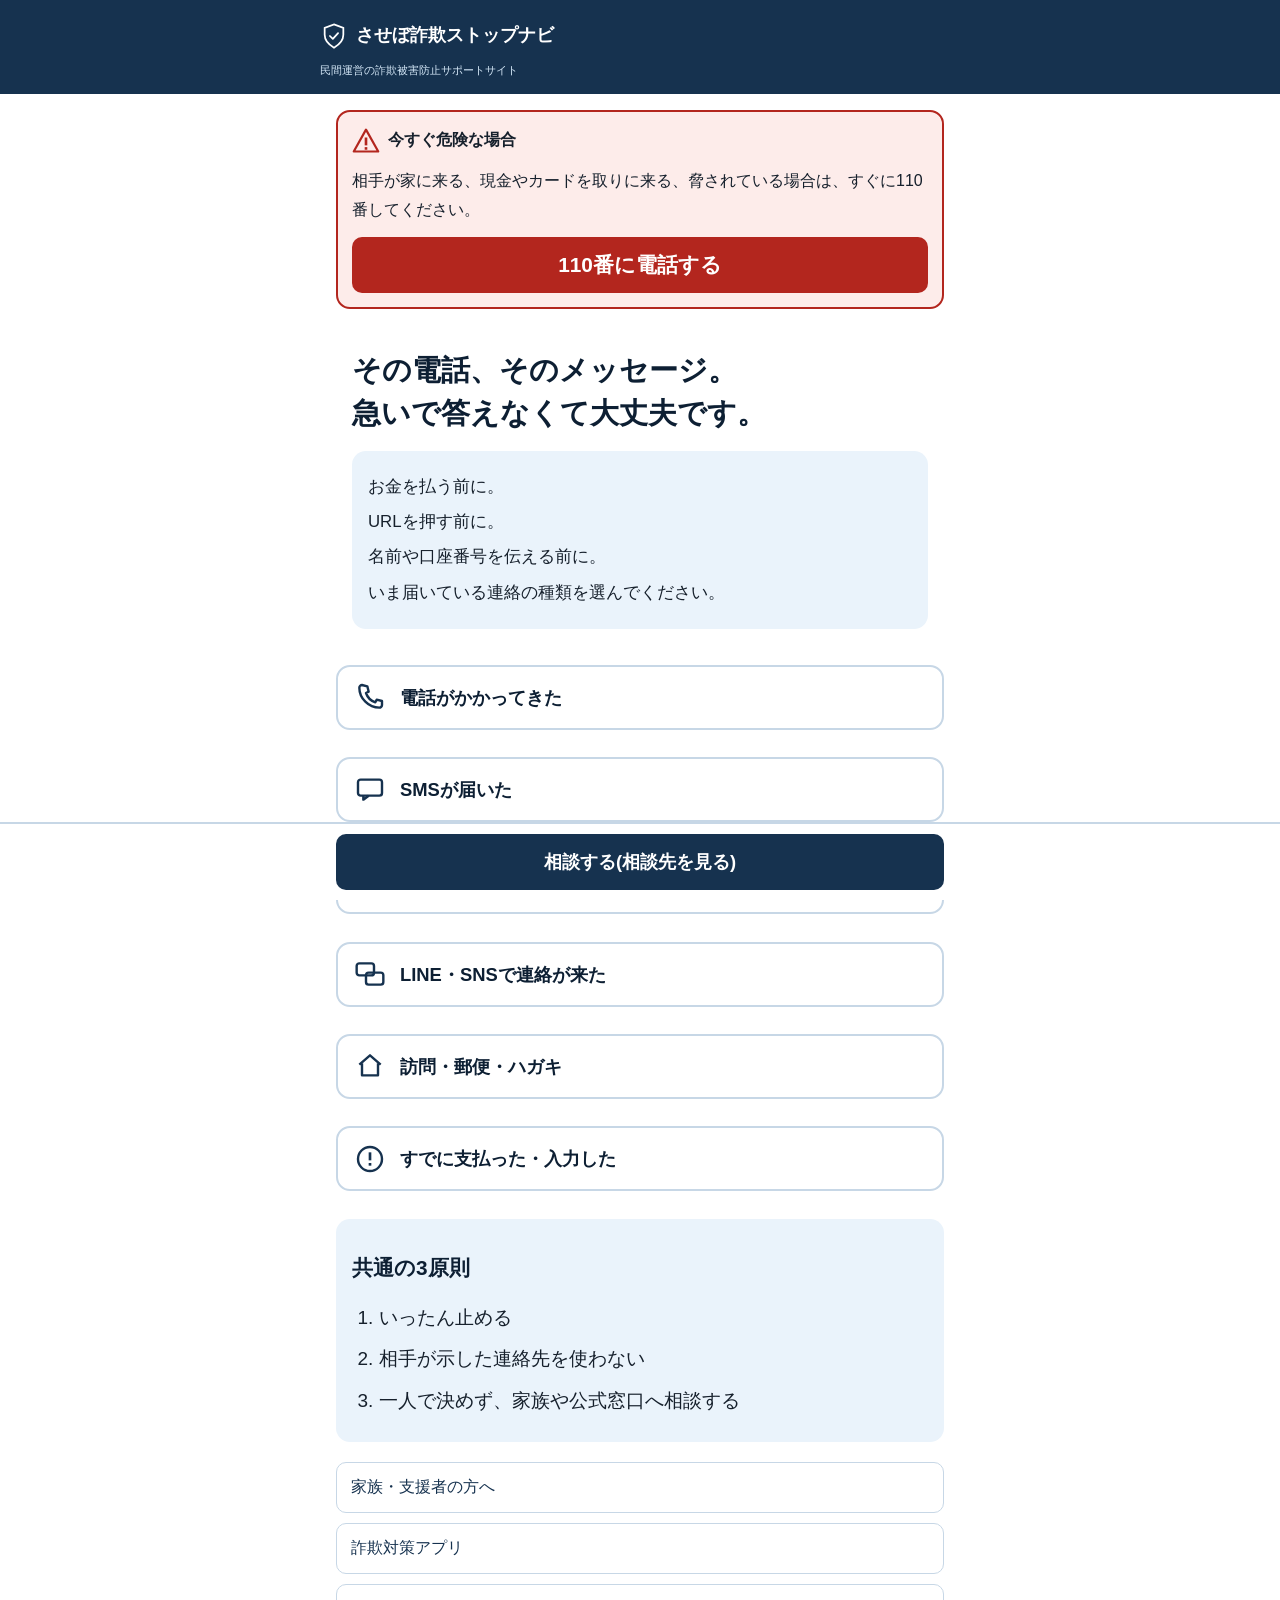
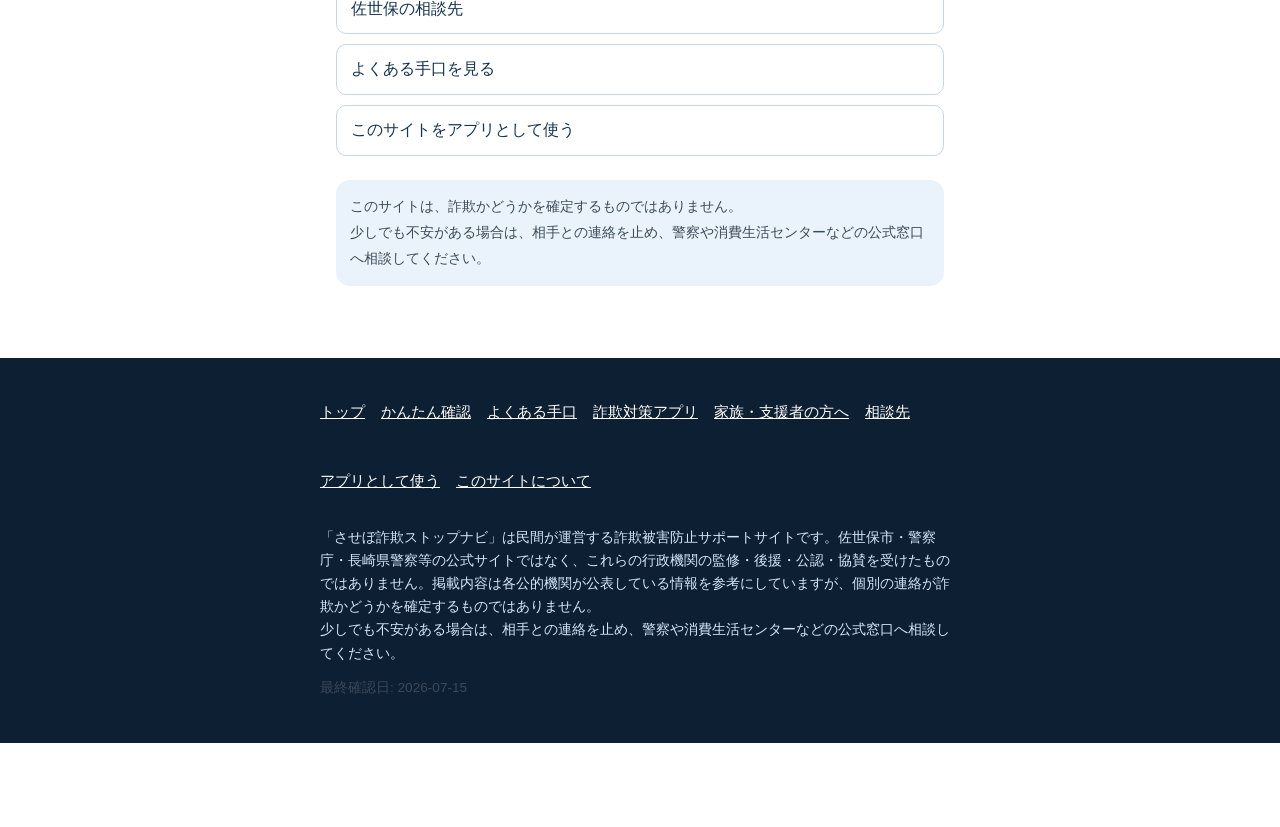
<file: index.html>
<!DOCTYPE html>
<html lang="ja">
<head>
<meta charset="UTF-8">
<meta name="viewport" content="width=device-width, initial-scale=1.0">
<title>させぼ詐欺ストップナビ | 佐世保市の詐欺相談・被害防止サイト</title>
<meta name="description" content="怪しい電話・SMS・メール・LINE・SNS・訪問・郵便を受けたとき、送金や入力の前に一度止まり、安全な相談先へ進むための佐世保市民向けサイトです。">
<link rel="manifest" href="./manifest.webmanifest">
<meta name="theme-color" content="#16324f">
<link rel="apple-touch-icon" href="./assets/icons/apple-touch-icon.png">
<meta name="apple-mobile-web-app-capable" content="yes">
<meta name="apple-mobile-web-app-status-bar-style" content="default">
<meta name="apple-mobile-web-app-title" content="詐欺ストップ">
<link rel="stylesheet" href="./assets/css/style.css">
</head>
<body>
<a class="skip-link" href="#main-content">本文へ移動</a>

<header class="site-header">
  <div class="site-header__inner">
    <div class="site-title-group">
    <a class="site-title" href="index.html">
      <span class="site-header__logo" aria-hidden="true">
        <svg viewBox="0 0 24 24" fill="none" xmlns="http://www.w3.org/2000/svg">
          <path d="M12 2l8 3v6c0 5-3.5 8.5-8 11-4.5-2.5-8-6-8-11V5l8-3z" stroke="#ffffff" stroke-width="1.5"/>
          <path d="M8.5 12l2.5 2.5 4.5-5" stroke="#ffffff" stroke-width="1.5" stroke-linecap="round" stroke-linejoin="round"/>
        </svg>
      </span>
      させぼ詐欺ストップナビ
    </a>
      <p class="site-subtitle">民間運営の詐欺被害防止サポートサイト</p>
    </div>
  </div>
</header>

<div class="emergency-banner" role="note" aria-label="緊急時の案内">
  <p class="emergency-banner__title">
    <svg class="icon icon-emergency" viewBox="0 0 32 32" aria-hidden="true" focusable="false">
      <path d="M16 3 L30 28 L2 28 Z" fill="none" stroke="#b3261e" stroke-width="2.5" stroke-linejoin="round"/>
      <rect x="14.5" y="12" width="3" height="9" fill="#b3261e"/>
      <rect x="14.5" y="23" width="3" height="3" fill="#b3261e"/>
    </svg>
    今すぐ危険な場合
  </p>
  <p>相手が家に来る、現金やカードを取りに来る、脅されている場合は、すぐに110番してください。</p>
  <a class="emergency-call-button" href="tel:110" aria-label="警察110番へ今すぐ電話をかける">
    110番に電話する
  </a>
</div>

<main id="main-content">
  <section class="hero" aria-labelledby="hero-heading">
    <h1 id="hero-heading" class="hero__lead">その電話、そのメッセージ。<br>急いで答えなくて大丈夫です。</h1>
    <div class="hero__sub">
      <p>お金を払う前に。</p>
      <p>URLを押す前に。</p>
      <p>名前や口座番号を伝える前に。</p>
      <p>いま届いている連絡の種類を選んでください。</p>
    </div>
  </section>

  <section aria-labelledby="channel-heading">
    <h2 id="channel-heading" class="visually-hidden">連絡の種類を選ぶ</h2>
    <ul class="choice-list">
      <li>
        <a class="choice-button" href="phone.html">
          <svg class="choice-button__icon" viewBox="0 0 24 24" aria-hidden="true" focusable="false">
            <path d="M6 3c-1 0-2 1-2 2 0 8 7 15 15 15 1 0 2-1 2-2v-3l-4-1-1 2c-3-1-6-4-7-7l2-1-1-4z" fill="none" stroke="#16324f" stroke-width="1.8" stroke-linejoin="round"/>
          </svg>
          <span class="choice-button__text">電話がかかってきた</span>
        </a>
      </li>
      <li>
        <a class="choice-button" href="sms-mail.html?type=sms">
          <svg class="choice-button__icon" viewBox="0 0 24 24" aria-hidden="true" focusable="false">
            <rect x="3" y="5" width="18" height="12" rx="2" fill="none" stroke="#16324f" stroke-width="1.8"/>
            <path d="M7 17v3l4-3" fill="none" stroke="#16324f" stroke-width="1.8" stroke-linejoin="round"/>
          </svg>
          <span class="choice-button__text">SMSが届いた</span>
        </a>
      </li>
      <li>
        <a class="choice-button" href="sms-mail.html?type=email">
          <svg class="choice-button__icon" viewBox="0 0 24 24" aria-hidden="true" focusable="false">
            <rect x="3" y="5" width="18" height="14" rx="2" fill="none" stroke="#16324f" stroke-width="1.8"/>
            <path d="M4 6l8 7 8-7" fill="none" stroke="#16324f" stroke-width="1.8" stroke-linejoin="round"/>
          </svg>
          <span class="choice-button__text">メールが届いた</span>
        </a>
      </li>
      <li>
        <a class="choice-button" href="sns.html">
          <svg class="choice-button__icon" viewBox="0 0 24 24" aria-hidden="true" focusable="false">
            <rect x="2" y="4" width="13" height="9" rx="2" fill="none" stroke="#16324f" stroke-width="1.8"/>
            <rect x="9" y="11" width="13" height="9" rx="2" fill="none" stroke="#16324f" stroke-width="1.8"/>
          </svg>
          <span class="choice-button__text">LINE・SNSで連絡が来た</span>
        </a>
      </li>
      <li>
        <a class="choice-button" href="visit-letter.html">
          <svg class="choice-button__icon" viewBox="0 0 24 24" aria-hidden="true" focusable="false">
            <path d="M4 11l8-7 8 7" fill="none" stroke="#16324f" stroke-width="1.8" stroke-linejoin="round"/>
            <path d="M6 10v9h12v-9" fill="none" stroke="#16324f" stroke-width="1.8" stroke-linejoin="round"/>
          </svg>
          <span class="choice-button__text">訪問・郵便・ハガキ</span>
        </a>
      </li>
      <li>
        <a class="choice-button" href="after-damage.html">
          <svg class="choice-button__icon" viewBox="0 0 24 24" aria-hidden="true" focusable="false">
            <circle cx="12" cy="12" r="9" fill="none" stroke="#16324f" stroke-width="1.8"/>
            <rect x="11" y="7" width="2" height="6" fill="#16324f"/>
            <rect x="11" y="15" width="2" height="2" fill="#16324f"/>
          </svg>
          <span class="choice-button__text">すでに支払った・入力した</span>
        </a>
      </li>
    </ul>
  </section>

  <section class="principles" aria-labelledby="principles-heading">
    <h2 id="principles-heading">共通の3原則</h2>
    <ol>
      <li>いったん止める</li>
      <li>相手が示した連絡先を使わない</li>
      <li>一人で決めず、家族や公式窓口へ相談する</li>
    </ol>
  </section>

  <section aria-labelledby="sublinks-heading">
    <h2 id="sublinks-heading" class="visually-hidden">その他のご案内</h2>
    <nav class="sub-links" aria-label="その他のご案内">
      <a class="sub-link" href="supporters.html">家族・支援者の方へ</a>
      <a class="sub-link" href="apps.html">詐欺対策アプリ</a>
      <a class="sub-link" href="contacts.html">佐世保の相談先</a>
      <a class="sub-link" href="patterns.html">よくある手口を見る</a>
      <a class="sub-link" href="use-as-app.html">このサイトをアプリとして使う</a>
    </nav>
  </section>

  <p class="disclaimer">
    このサイトは、詐欺かどうかを確定するものではありません。<br>
    少しでも不安がある場合は、相手との連絡を止め、警察や消費生活センターなどの公式窓口へ相談してください。
  </p>
</main>

<footer class="site-footer">
  <div class="site-footer__inner">
    <nav aria-label="サイト内リンク">
      <ul class="footer-nav">
        <li><a href="index.html">トップ</a></li>
        <li><a href="check.html">かんたん確認</a></li>
        <li><a href="patterns.html">よくある手口</a></li>
        <li><a href="apps.html">詐欺対策アプリ</a></li>
        <li><a href="supporters.html">家族・支援者の方へ</a></li>
        <li><a href="contacts.html">相談先</a></li>
        <li><a href="use-as-app.html">アプリとして使う</a></li>
        <li><a href="about.html">このサイトについて</a></li>
      </ul>
    </nav>
    <p class="footer-disclaimer">
      「させぼ詐欺ストップナビ」は民間が運営する詐欺被害防止サポートサイトです。佐世保市・警察庁・長崎県警察等の公式サイトではなく、これらの行政機関の監修・後援・公認・協賛を受けたものではありません。掲載内容は各公的機関が公表している情報を参考にしていますが、個別の連絡が詐欺かどうかを確定するものではありません。<br>
      少しでも不安がある場合は、相手との連絡を止め、警察や消費生活センターなどの公式窓口へ相談してください。
    </p>
    <p class="last-reviewed" data-last-reviewed>最終確認日を読み込み中です。</p>
  </div>
</footer>

<div class="fixed-cta">
  <a class="fixed-cta__link" href="contacts.html">相談する(相談先を見る)</a>
</div>

<script src="./assets/js/app.js"></script>
<script src="./assets/js/pwa.js"></script>
<script src="./assets/js/data-loader.js"></script>
<script>
  DataLoader.loadContacts().then(function (result) {
    AppCommon.renderLastReviewed(result.data.lastReviewed);
  });
</script>
</body>
</html>
</file>
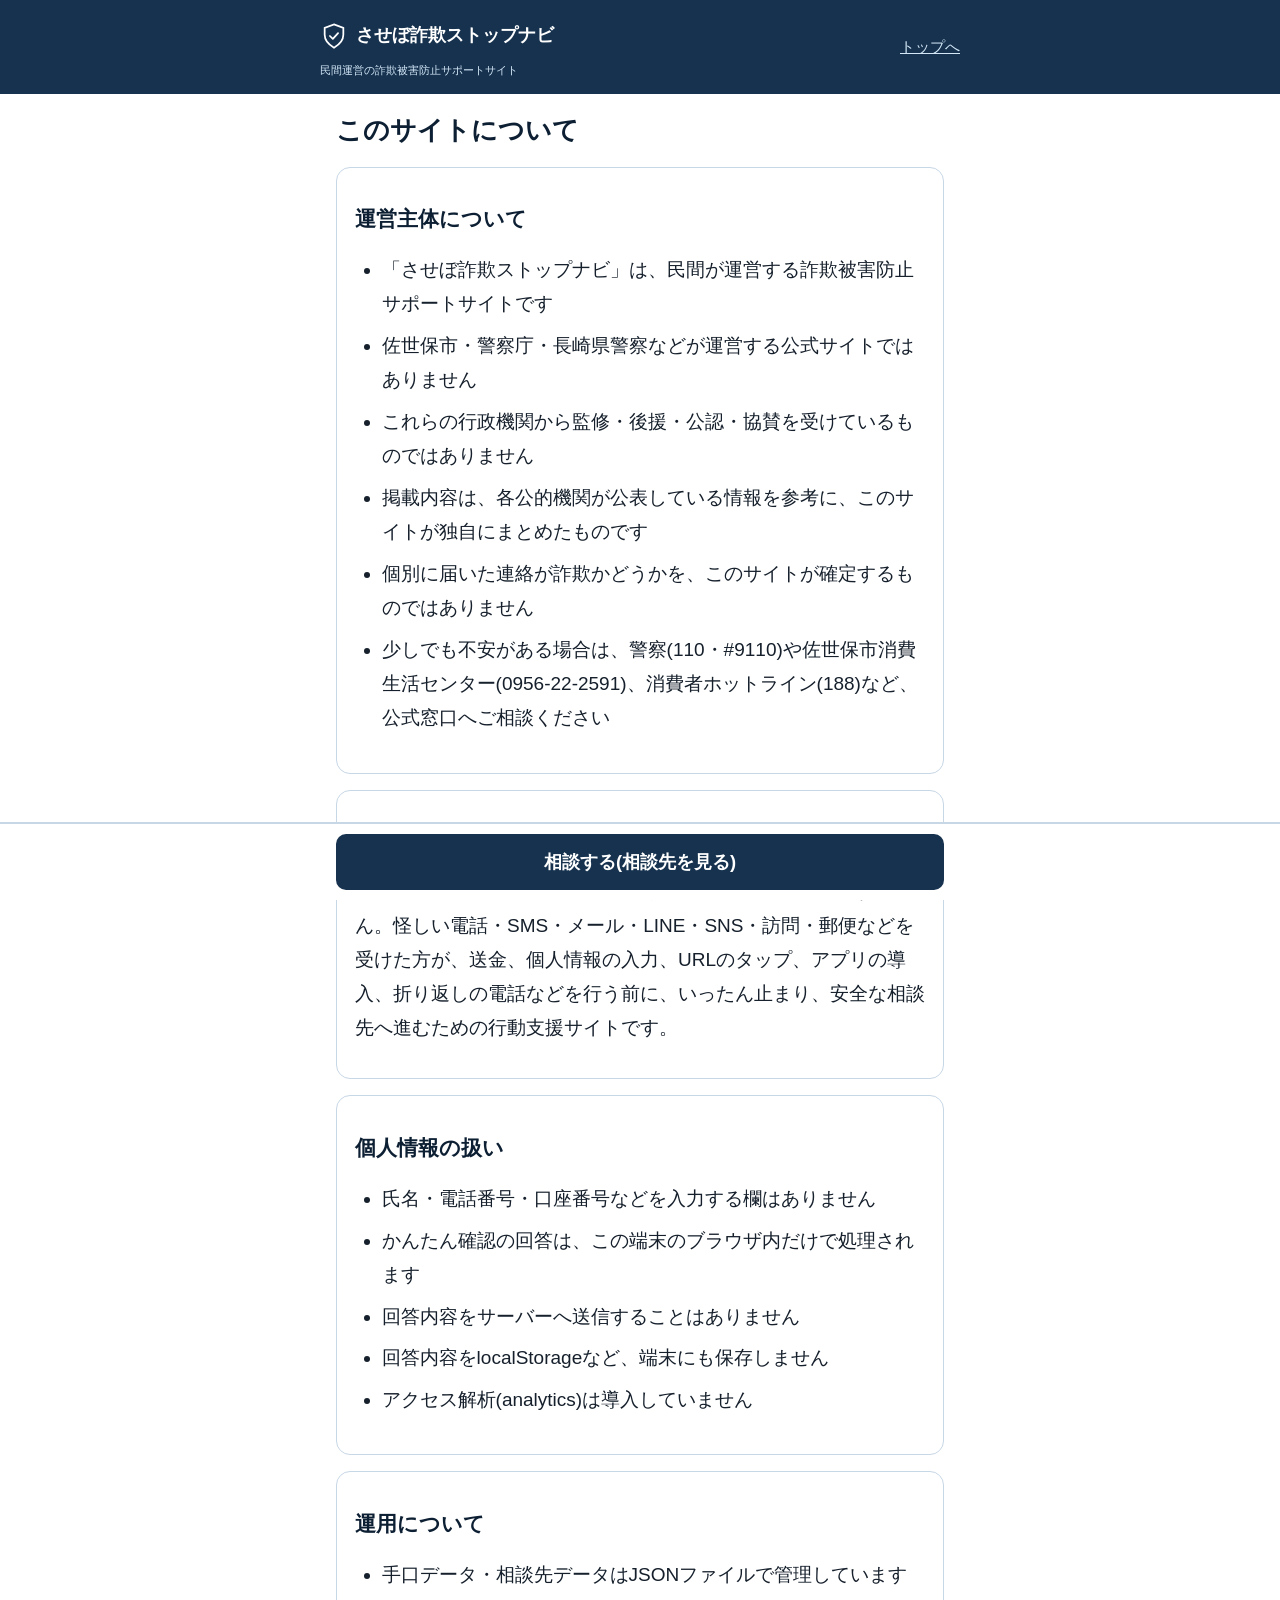
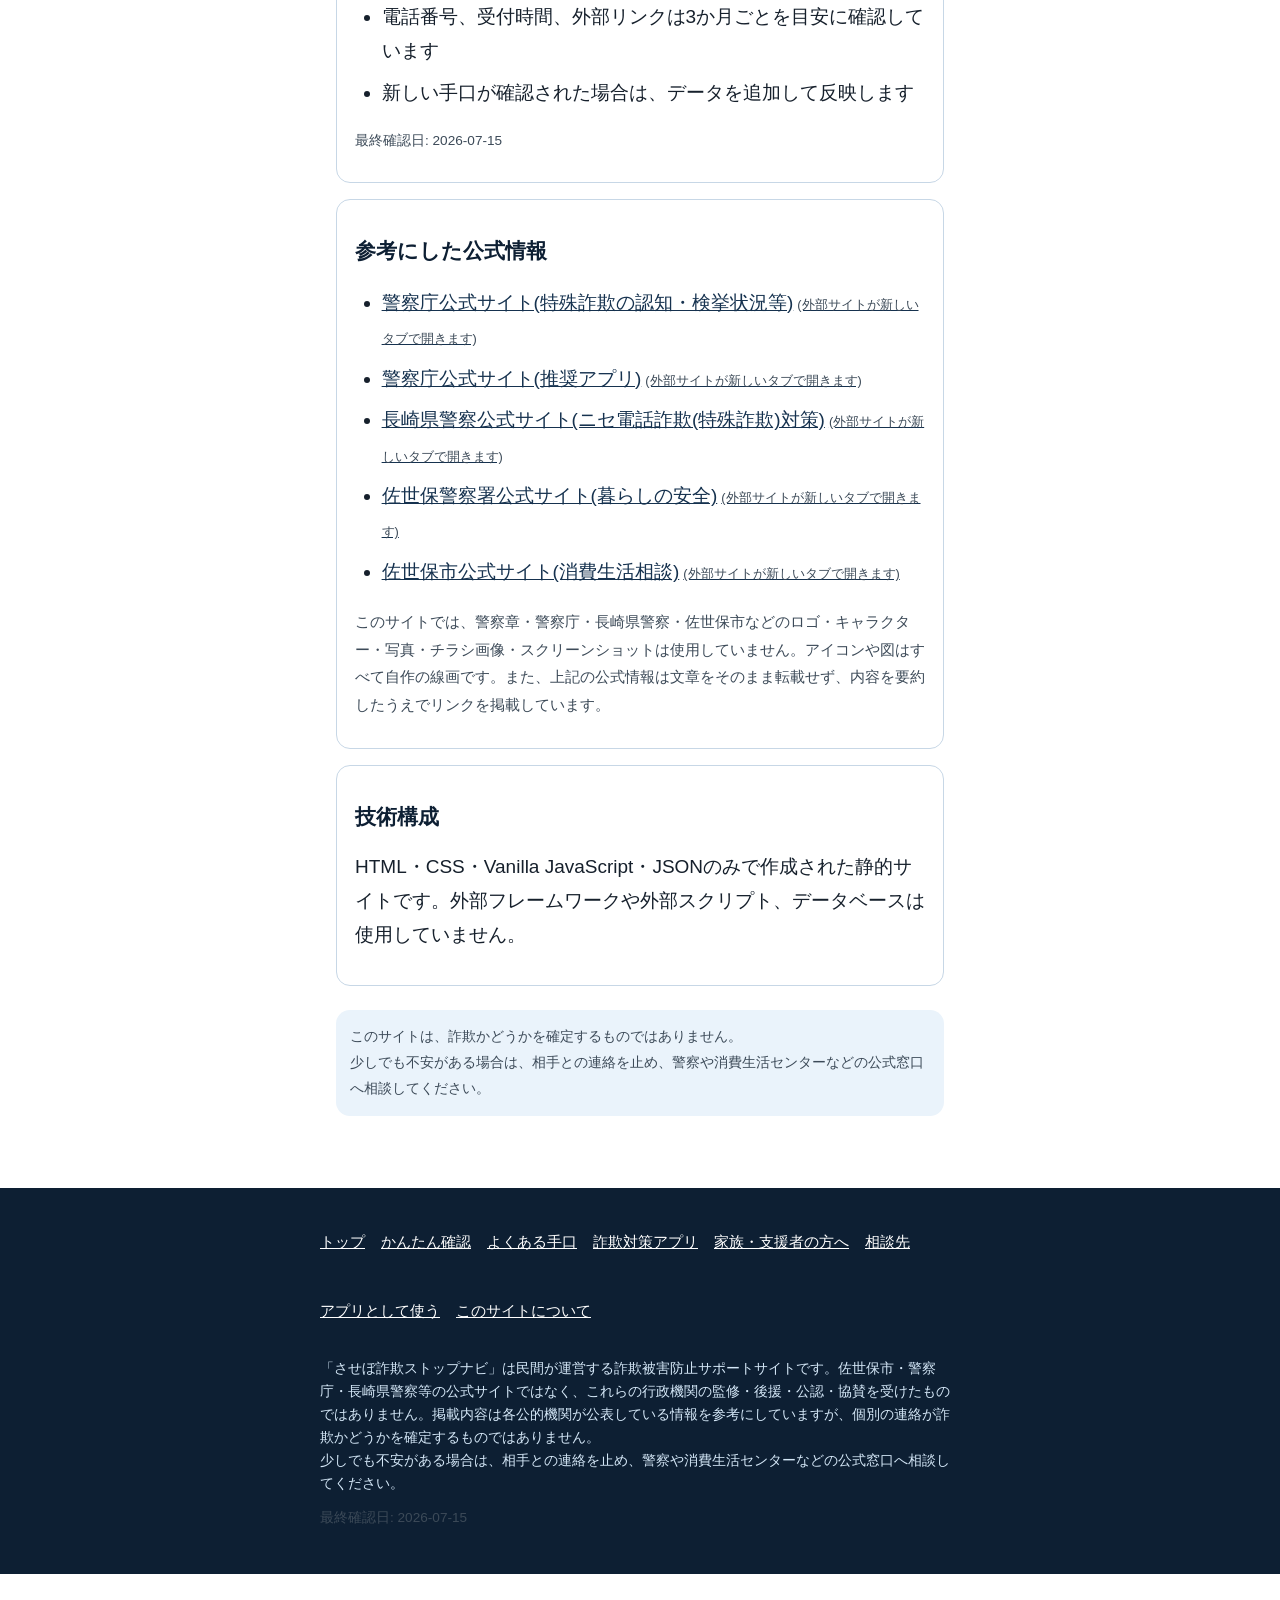
<file: about.html>
<!DOCTYPE html>
<html lang="ja">
<head>
<meta charset="UTF-8">
<meta name="viewport" content="width=device-width, initial-scale=1.0">
<title>このサイトについて | させぼ詐欺ストップナビ</title>
<meta name="description" content="させぼ詐欺ストップナビの目的、個人情報の扱い、参考にした公式情報、免責事項について説明します。">
<link rel="manifest" href="./manifest.webmanifest">
<meta name="theme-color" content="#16324f">
<link rel="apple-touch-icon" href="./assets/icons/apple-touch-icon.png">
<meta name="apple-mobile-web-app-capable" content="yes">
<meta name="apple-mobile-web-app-status-bar-style" content="default">
<meta name="apple-mobile-web-app-title" content="詐欺ストップ">
<link rel="stylesheet" href="./assets/css/style.css">
</head>
<body>
<a class="skip-link" href="#main-content">本文へ移動</a>

<header class="site-header">
  <div class="site-header__inner">
    <div class="site-title-group">
    <a class="site-title" href="index.html">
      <span class="site-header__logo" aria-hidden="true">
        <svg viewBox="0 0 24 24" fill="none" xmlns="http://www.w3.org/2000/svg">
          <path d="M12 2l8 3v6c0 5-3.5 8.5-8 11-4.5-2.5-8-6-8-11V5l8-3z" stroke="#ffffff" stroke-width="1.5"/>
          <path d="M8.5 12l2.5 2.5 4.5-5" stroke="#ffffff" stroke-width="1.5" stroke-linecap="round" stroke-linejoin="round"/>
        </svg>
      </span>
      させぼ詐欺ストップナビ
    </a>
      <p class="site-subtitle">民間運営の詐欺被害防止サポートサイト</p>
    </div>
    <a class="header-home-link" href="index.html">トップへ</a>
  </div>
</header>

<main id="main-content">
  <h1>このサイトについて</h1>

  <section class="card" aria-labelledby="operator-heading">
    <h2 id="operator-heading">運営主体について</h2>
    <ul>
      <li>「させぼ詐欺ストップナビ」は、民間が運営する詐欺被害防止サポートサイトです</li>
      <li>佐世保市・警察庁・長崎県警察などが運営する公式サイトではありません</li>
      <li>これらの行政機関から監修・後援・公認・協賛を受けているものではありません</li>
      <li>掲載内容は、各公的機関が公表している情報を参考に、このサイトが独自にまとめたものです</li>
      <li>個別に届いた連絡が詐欺かどうかを、このサイトが確定するものではありません</li>
      <li>少しでも不安がある場合は、警察(110・#9110)や佐世保市消費生活センター(0956-22-2591)、消費者ホットライン(188)など、公式窓口へご相談ください</li>
    </ul>
  </section>

  <section class="card" aria-labelledby="purpose-heading">
    <h2 id="purpose-heading">目的</h2>
    <p>このサイトは、詐欺について詳しく学ぶためのサイトではありません。怪しい電話・SMS・メール・LINE・SNS・訪問・郵便などを受けた方が、送金、個人情報の入力、URLのタップ、アプリの導入、折り返しの電話などを行う前に、いったん止まり、安全な相談先へ進むための行動支援サイトです。</p>
  </section>

  <section class="card" aria-labelledby="privacy-heading">
    <h2 id="privacy-heading">個人情報の扱い</h2>
    <ul>
      <li>氏名・電話番号・口座番号などを入力する欄はありません</li>
      <li>かんたん確認の回答は、この端末のブラウザ内だけで処理されます</li>
      <li>回答内容をサーバーへ送信することはありません</li>
      <li>回答内容をlocalStorageなど、端末にも保存しません</li>
      <li>アクセス解析(analytics)は導入していません</li>
    </ul>
  </section>

  <section class="card" aria-labelledby="operation-heading">
    <h2 id="operation-heading">運用について</h2>
    <ul>
      <li>手口データ・相談先データはJSONファイルで管理しています</li>
      <li>電話番号、受付時間、外部リンクは3か月ごとを目安に確認しています</li>
      <li>新しい手口が確認された場合は、データを追加して反映します</li>
    </ul>
    <p class="last-reviewed" data-last-reviewed>最終確認日を読み込み中です。</p>
  </section>

  <section class="card" aria-labelledby="sources-heading">
    <h2 id="sources-heading">参考にした公式情報</h2>
    <ul>
      <li><a class="external-link" href="https://www.npa.go.jp/publications/statistics/sousa/sagi.html" target="_blank" rel="noopener noreferrer">警察庁公式サイト(特殊詐欺の認知・検挙状況等)</a></li>
      <li><a class="external-link" href="https://www.npa.go.jp/bureau/safetylife/sos47/apps/" target="_blank" rel="noopener noreferrer">警察庁公式サイト(推奨アプリ)</a></li>
      <li><a class="external-link" href="https://www.police.pref.nagasaki.jp/police/kurashi/tokushu-sagi/" target="_blank" rel="noopener noreferrer">長崎県警察公式サイト(ニセ電話詐欺(特殊詐欺)対策)</a></li>
      <li><a class="external-link" href="https://www.police.pref.nagasaki.jp/police/sasebo/14kurashi/" target="_blank" rel="noopener noreferrer">佐世保警察署公式サイト(暮らしの安全)</a></li>
      <li><a class="external-link" href="https://www.city.sasebo.lg.jp/siminseikatu/syouhi/soudan.html" target="_blank" rel="noopener noreferrer">佐世保市公式サイト(消費生活相談)</a></li>
    </ul>
    <p class="text-sub">このサイトでは、警察章・警察庁・長崎県警察・佐世保市などのロゴ・キャラクター・写真・チラシ画像・スクリーンショットは使用していません。アイコンや図はすべて自作の線画です。また、上記の公式情報は文章をそのまま転載せず、内容を要約したうえでリンクを掲載しています。</p>
  </section>

  <section class="card" aria-labelledby="tech-heading">
    <h2 id="tech-heading">技術構成</h2>
    <p>HTML・CSS・Vanilla JavaScript・JSONのみで作成された静的サイトです。外部フレームワークや外部スクリプト、データベースは使用していません。</p>
  </section>

  <p class="disclaimer">
    このサイトは、詐欺かどうかを確定するものではありません。<br>
    少しでも不安がある場合は、相手との連絡を止め、警察や消費生活センターなどの公式窓口へ相談してください。
  </p>
</main>

<footer class="site-footer">
  <div class="site-footer__inner">
    <nav aria-label="サイト内リンク">
      <ul class="footer-nav">
        <li><a href="index.html">トップ</a></li>
        <li><a href="check.html">かんたん確認</a></li>
        <li><a href="patterns.html">よくある手口</a></li>
        <li><a href="apps.html">詐欺対策アプリ</a></li>
        <li><a href="supporters.html">家族・支援者の方へ</a></li>
        <li><a href="contacts.html">相談先</a></li>
        <li><a href="use-as-app.html">アプリとして使う</a></li>
        <li><a href="about.html">このサイトについて</a></li>
      </ul>
    </nav>
    <p class="footer-disclaimer">
      「させぼ詐欺ストップナビ」は民間が運営する詐欺被害防止サポートサイトです。佐世保市・警察庁・長崎県警察等の公式サイトではなく、これらの行政機関の監修・後援・公認・協賛を受けたものではありません。掲載内容は各公的機関が公表している情報を参考にしていますが、個別の連絡が詐欺かどうかを確定するものではありません。<br>
      少しでも不安がある場合は、相手との連絡を止め、警察や消費生活センターなどの公式窓口へ相談してください。
    </p>
    <p class="last-reviewed" data-last-reviewed>最終確認日を読み込み中です。</p>
  </div>
</footer>

<div class="fixed-cta">
  <a class="fixed-cta__link" href="contacts.html">相談する(相談先を見る)</a>
</div>

<script src="./assets/js/app.js"></script>
<script src="./assets/js/pwa.js"></script>
<script src="./assets/js/data-loader.js"></script>
<script>
  DataLoader.loadContacts().then(function (result) {
    AppCommon.renderLastReviewed(result.data.lastReviewed);
  });
</script>
</body>
</html>
</file>
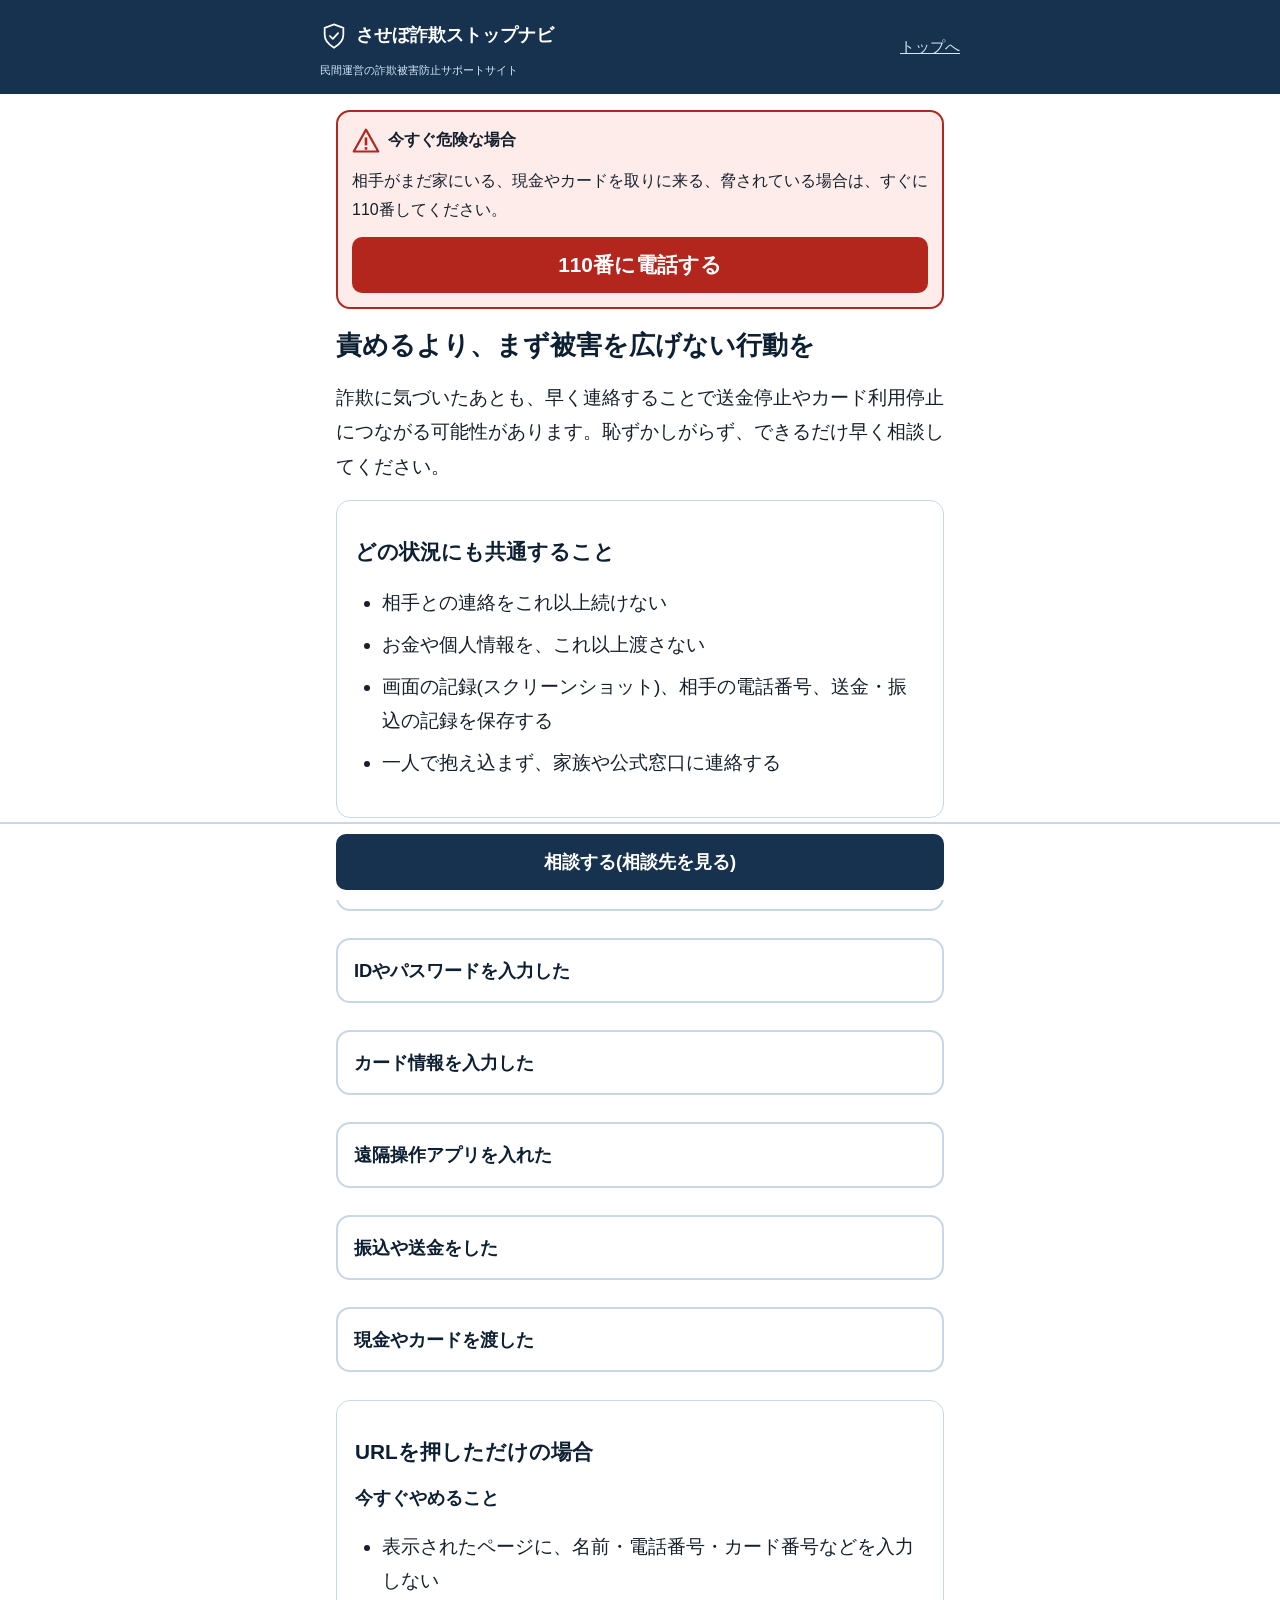
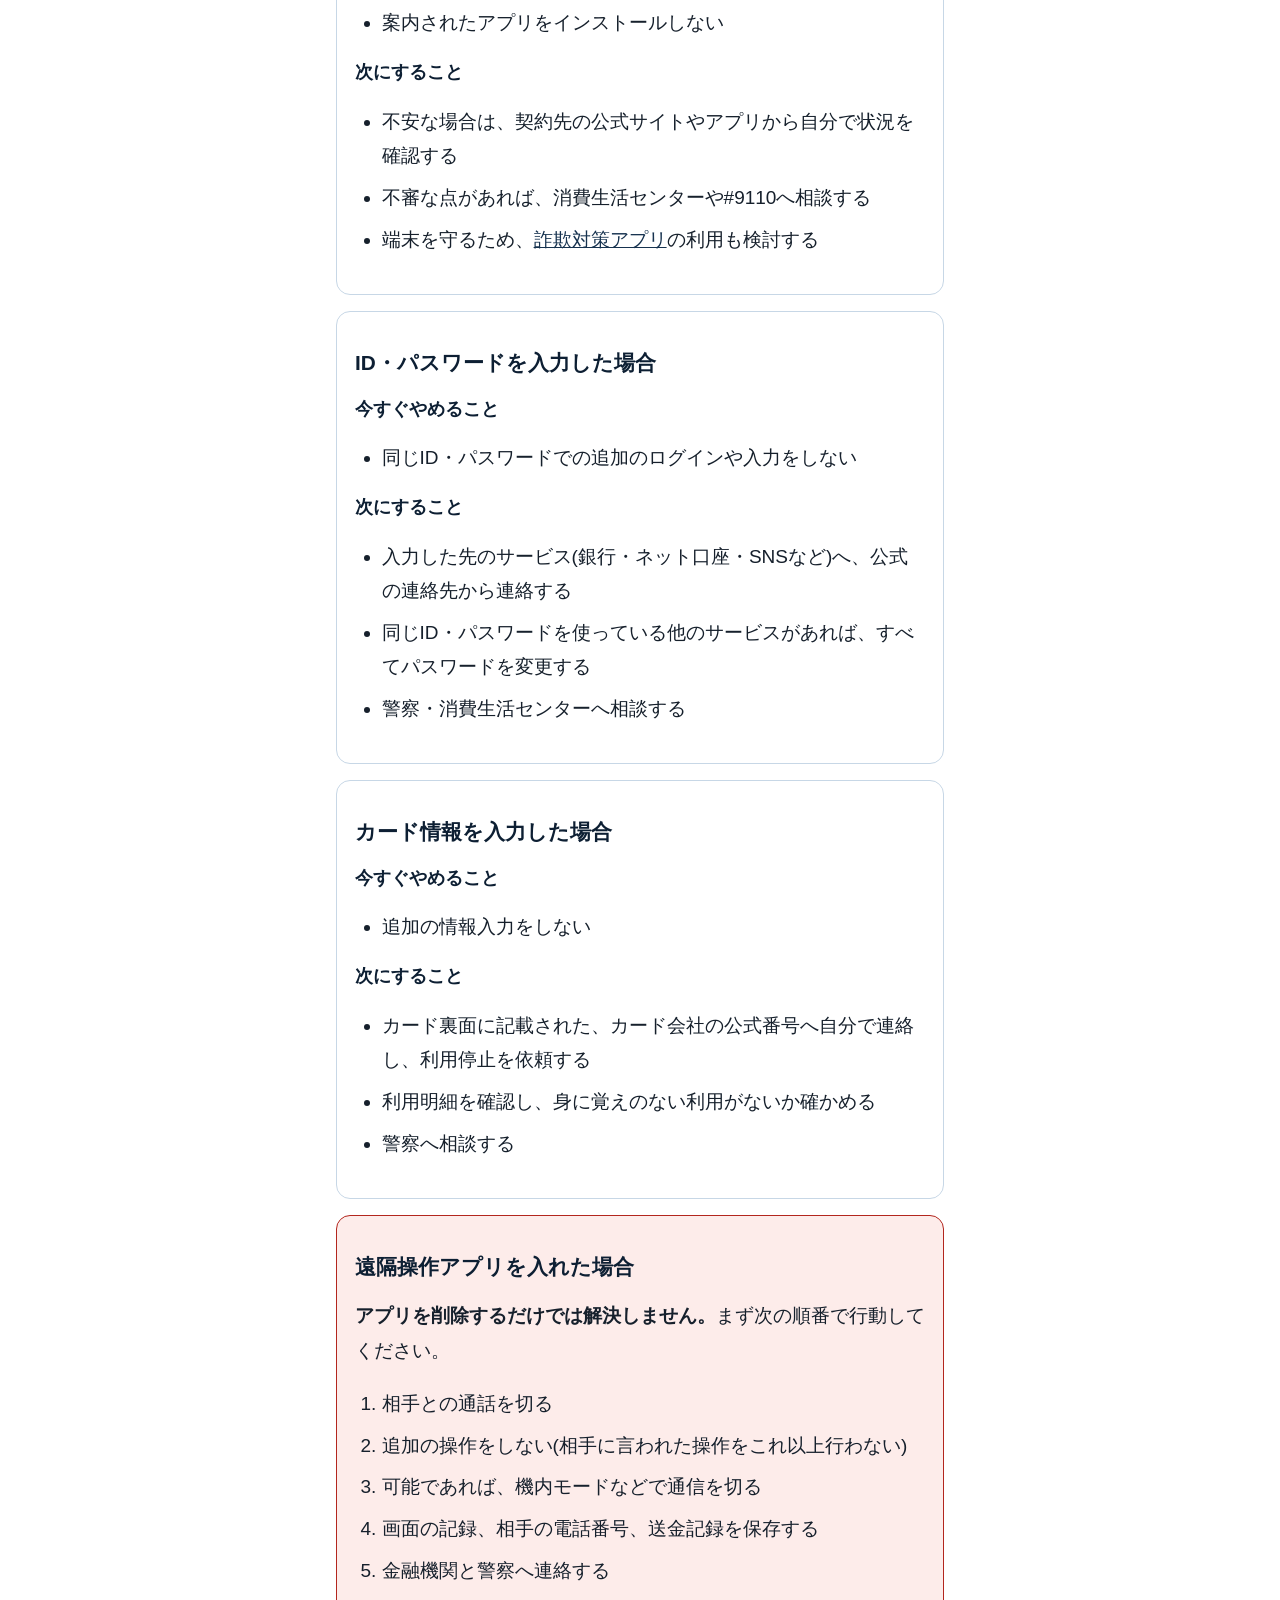
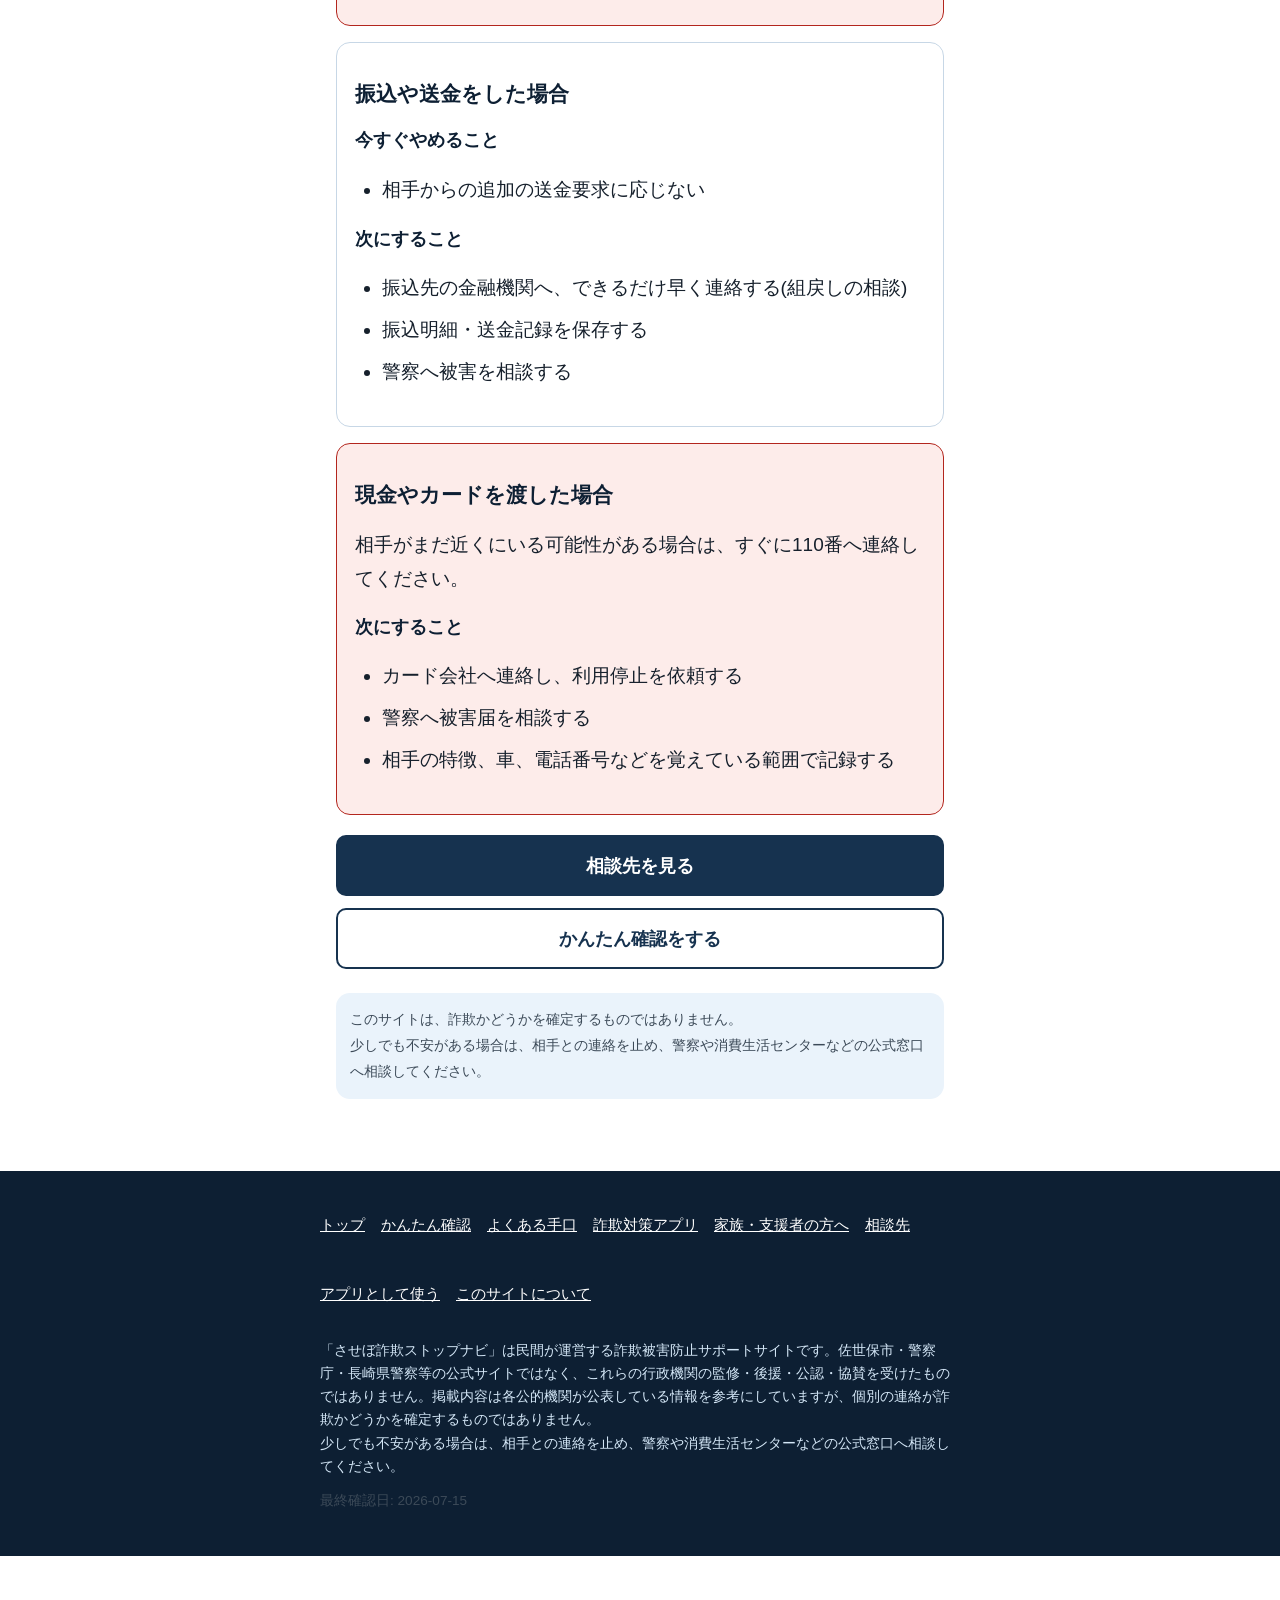
<file: after-damage.html>
<!DOCTYPE html>
<html lang="ja">
<head>
<meta charset="UTF-8">
<meta name="viewport" content="width=device-width, initial-scale=1.0">
<title>すでに支払った・入力した | させぼ詐欺ストップナビ</title>
<meta name="description" content="URLを押した、ID・パスワードやカード情報を入力した、アプリを入れた、送金した、現金やカードを渡した場合の対応を状況別に案内します。">
<link rel="manifest" href="./manifest.webmanifest">
<meta name="theme-color" content="#16324f">
<link rel="apple-touch-icon" href="./assets/icons/apple-touch-icon.png">
<meta name="apple-mobile-web-app-capable" content="yes">
<meta name="apple-mobile-web-app-status-bar-style" content="default">
<meta name="apple-mobile-web-app-title" content="詐欺ストップ">
<link rel="stylesheet" href="./assets/css/style.css">
</head>
<body>
<a class="skip-link" href="#main-content">本文へ移動</a>

<header class="site-header">
  <div class="site-header__inner">
    <div class="site-title-group">
    <a class="site-title" href="index.html">
      <span class="site-header__logo" aria-hidden="true">
        <svg viewBox="0 0 24 24" fill="none" xmlns="http://www.w3.org/2000/svg">
          <path d="M12 2l8 3v6c0 5-3.5 8.5-8 11-4.5-2.5-8-6-8-11V5l8-3z" stroke="#ffffff" stroke-width="1.5"/>
          <path d="M8.5 12l2.5 2.5 4.5-5" stroke="#ffffff" stroke-width="1.5" stroke-linecap="round" stroke-linejoin="round"/>
        </svg>
      </span>
      させぼ詐欺ストップナビ
    </a>
      <p class="site-subtitle">民間運営の詐欺被害防止サポートサイト</p>
    </div>
    <a class="header-home-link" href="index.html">トップへ</a>
  </div>
</header>

<div class="emergency-banner" role="note" aria-label="緊急時の案内">
  <p class="emergency-banner__title">
    <svg class="icon icon-emergency" viewBox="0 0 32 32" aria-hidden="true" focusable="false">
      <path d="M16 3 L30 28 L2 28 Z" fill="none" stroke="#b3261e" stroke-width="2.5" stroke-linejoin="round"/>
      <rect x="14.5" y="12" width="3" height="9" fill="#b3261e"/>
      <rect x="14.5" y="23" width="3" height="3" fill="#b3261e"/>
    </svg>
    今すぐ危険な場合
  </p>
  <p>相手がまだ家にいる、現金やカードを取りに来る、脅されている場合は、すぐに110番してください。</p>
  <a class="emergency-call-button" href="tel:110" aria-label="警察110番へ今すぐ電話をかける">110番に電話する</a>
</div>

<main id="main-content">
  <h1>責めるより、まず被害を広げない行動を</h1>
  <p>詐欺に気づいたあとも、早く連絡することで送金停止やカード利用停止につながる可能性があります。恥ずかしがらず、できるだけ早く相談してください。</p>

  <div class="card">
    <h2>どの状況にも共通すること</h2>
    <ul>
      <li>相手との連絡をこれ以上続けない</li>
      <li>お金や個人情報を、これ以上渡さない</li>
      <li>画面の記録(スクリーンショット)、相手の電話番号、送金・振込の記録を保存する</li>
      <li>一人で抱え込まず、家族や公式窓口に連絡する</li>
    </ul>
  </div>

  <nav aria-label="状況を選ぶ">
    <h2 class="visually-hidden">状況を選ぶ</h2>
    <ul class="choice-list">
      <li><a class="choice-button" href="#url-only"><span class="choice-button__text">URLを押しただけ</span></a></li>
      <li><a class="choice-button" href="#id-password"><span class="choice-button__text">IDやパスワードを入力した</span></a></li>
      <li><a class="choice-button" href="#card-info"><span class="choice-button__text">カード情報を入力した</span></a></li>
      <li><a class="choice-button" href="#remote-app"><span class="choice-button__text">遠隔操作アプリを入れた</span></a></li>
      <li><a class="choice-button" href="#transfer"><span class="choice-button__text">振込や送金をした</span></a></li>
      <li><a class="choice-button" href="#cash-card"><span class="choice-button__text">現金やカードを渡した</span></a></li>
    </ul>
  </nav>

  <section class="card" id="url-only" aria-labelledby="url-only-heading">
    <h2 id="url-only-heading">URLを押しただけの場合</h2>
    <h3>今すぐやめること</h3>
    <ul>
      <li>表示されたページに、名前・電話番号・カード番号などを入力しない</li>
      <li>案内されたアプリをインストールしない</li>
    </ul>
    <h3>次にすること</h3>
    <ul>
      <li>不安な場合は、契約先の公式サイトやアプリから自分で状況を確認する</li>
      <li>不審な点があれば、消費生活センターや#9110へ相談する</li>
      <li>端末を守るため、<a href="apps.html">詐欺対策アプリ</a>の利用も検討する</li>
    </ul>
  </section>

  <section class="card" id="id-password" aria-labelledby="id-password-heading">
    <h2 id="id-password-heading">ID・パスワードを入力した場合</h2>
    <h3>今すぐやめること</h3>
    <ul>
      <li>同じID・パスワードでの追加のログインや入力をしない</li>
    </ul>
    <h3>次にすること</h3>
    <ul>
      <li>入力した先のサービス(銀行・ネット口座・SNSなど)へ、公式の連絡先から連絡する</li>
      <li>同じID・パスワードを使っている他のサービスがあれば、すべてパスワードを変更する</li>
      <li>警察・消費生活センターへ相談する</li>
    </ul>
  </section>

  <section class="card" id="card-info" aria-labelledby="card-info-heading">
    <h2 id="card-info-heading">カード情報を入力した場合</h2>
    <h3>今すぐやめること</h3>
    <ul>
      <li>追加の情報入力をしない</li>
    </ul>
    <h3>次にすること</h3>
    <ul>
      <li>カード裏面に記載された、カード会社の公式番号へ自分で連絡し、利用停止を依頼する</li>
      <li>利用明細を確認し、身に覚えのない利用がないか確かめる</li>
      <li>警察へ相談する</li>
    </ul>
  </section>

  <section class="card card--emergency" id="remote-app" aria-labelledby="remote-app-heading">
    <h2 id="remote-app-heading">遠隔操作アプリを入れた場合</h2>
    <p><strong>アプリを削除するだけでは解決しません。</strong>まず次の順番で行動してください。</p>
    <ol>
      <li>相手との通話を切る</li>
      <li>追加の操作をしない(相手に言われた操作をこれ以上行わない)</li>
      <li>可能であれば、機内モードなどで通信を切る</li>
      <li>画面の記録、相手の電話番号、送金記録を保存する</li>
      <li>金融機関と警察へ連絡する</li>
    </ol>
  </section>

  <section class="card" id="transfer" aria-labelledby="transfer-heading">
    <h2 id="transfer-heading">振込や送金をした場合</h2>
    <h3>今すぐやめること</h3>
    <ul>
      <li>相手からの追加の送金要求に応じない</li>
    </ul>
    <h3>次にすること</h3>
    <ul>
      <li>振込先の金融機関へ、できるだけ早く連絡する(組戻しの相談)</li>
      <li>振込明細・送金記録を保存する</li>
      <li>警察へ被害を相談する</li>
    </ul>
  </section>

  <section class="card card--emergency" id="cash-card" aria-labelledby="cash-card-heading">
    <h2 id="cash-card-heading">現金やカードを渡した場合</h2>
    <p>相手がまだ近くにいる可能性がある場合は、すぐに110番へ連絡してください。</p>
    <h3>次にすること</h3>
    <ul>
      <li>カード会社へ連絡し、利用停止を依頼する</li>
      <li>警察へ被害届を相談する</li>
      <li>相手の特徴、車、電話番号などを覚えている範囲で記録する</li>
    </ul>
  </section>

  <div class="btn-row">
    <a class="btn" href="contacts.html">相談先を見る</a>
    <a class="btn btn--secondary" href="check.html">かんたん確認をする</a>
  </div>

  <p class="disclaimer">
    このサイトは、詐欺かどうかを確定するものではありません。<br>
    少しでも不安がある場合は、相手との連絡を止め、警察や消費生活センターなどの公式窓口へ相談してください。
  </p>
</main>

<footer class="site-footer">
  <div class="site-footer__inner">
    <nav aria-label="サイト内リンク">
      <ul class="footer-nav">
        <li><a href="index.html">トップ</a></li>
        <li><a href="check.html">かんたん確認</a></li>
        <li><a href="patterns.html">よくある手口</a></li>
        <li><a href="apps.html">詐欺対策アプリ</a></li>
        <li><a href="supporters.html">家族・支援者の方へ</a></li>
        <li><a href="contacts.html">相談先</a></li>
        <li><a href="use-as-app.html">アプリとして使う</a></li>
        <li><a href="about.html">このサイトについて</a></li>
      </ul>
    </nav>
    <p class="footer-disclaimer">
      「させぼ詐欺ストップナビ」は民間が運営する詐欺被害防止サポートサイトです。佐世保市・警察庁・長崎県警察等の公式サイトではなく、これらの行政機関の監修・後援・公認・協賛を受けたものではありません。掲載内容は各公的機関が公表している情報を参考にしていますが、個別の連絡が詐欺かどうかを確定するものではありません。<br>
      少しでも不安がある場合は、相手との連絡を止め、警察や消費生活センターなどの公式窓口へ相談してください。
    </p>
    <p class="last-reviewed" data-last-reviewed>最終確認日を読み込み中です。</p>
  </div>
</footer>

<div class="fixed-cta">
  <a class="fixed-cta__link" href="contacts.html">相談する(相談先を見る)</a>
</div>

<script src="./assets/js/app.js"></script>
<script src="./assets/js/pwa.js"></script>
<script src="./assets/js/data-loader.js"></script>
<script>
  DataLoader.loadContacts().then(function (result) {
    AppCommon.renderLastReviewed(result.data.lastReviewed);
  });
</script>
</body>
</html>
</file>
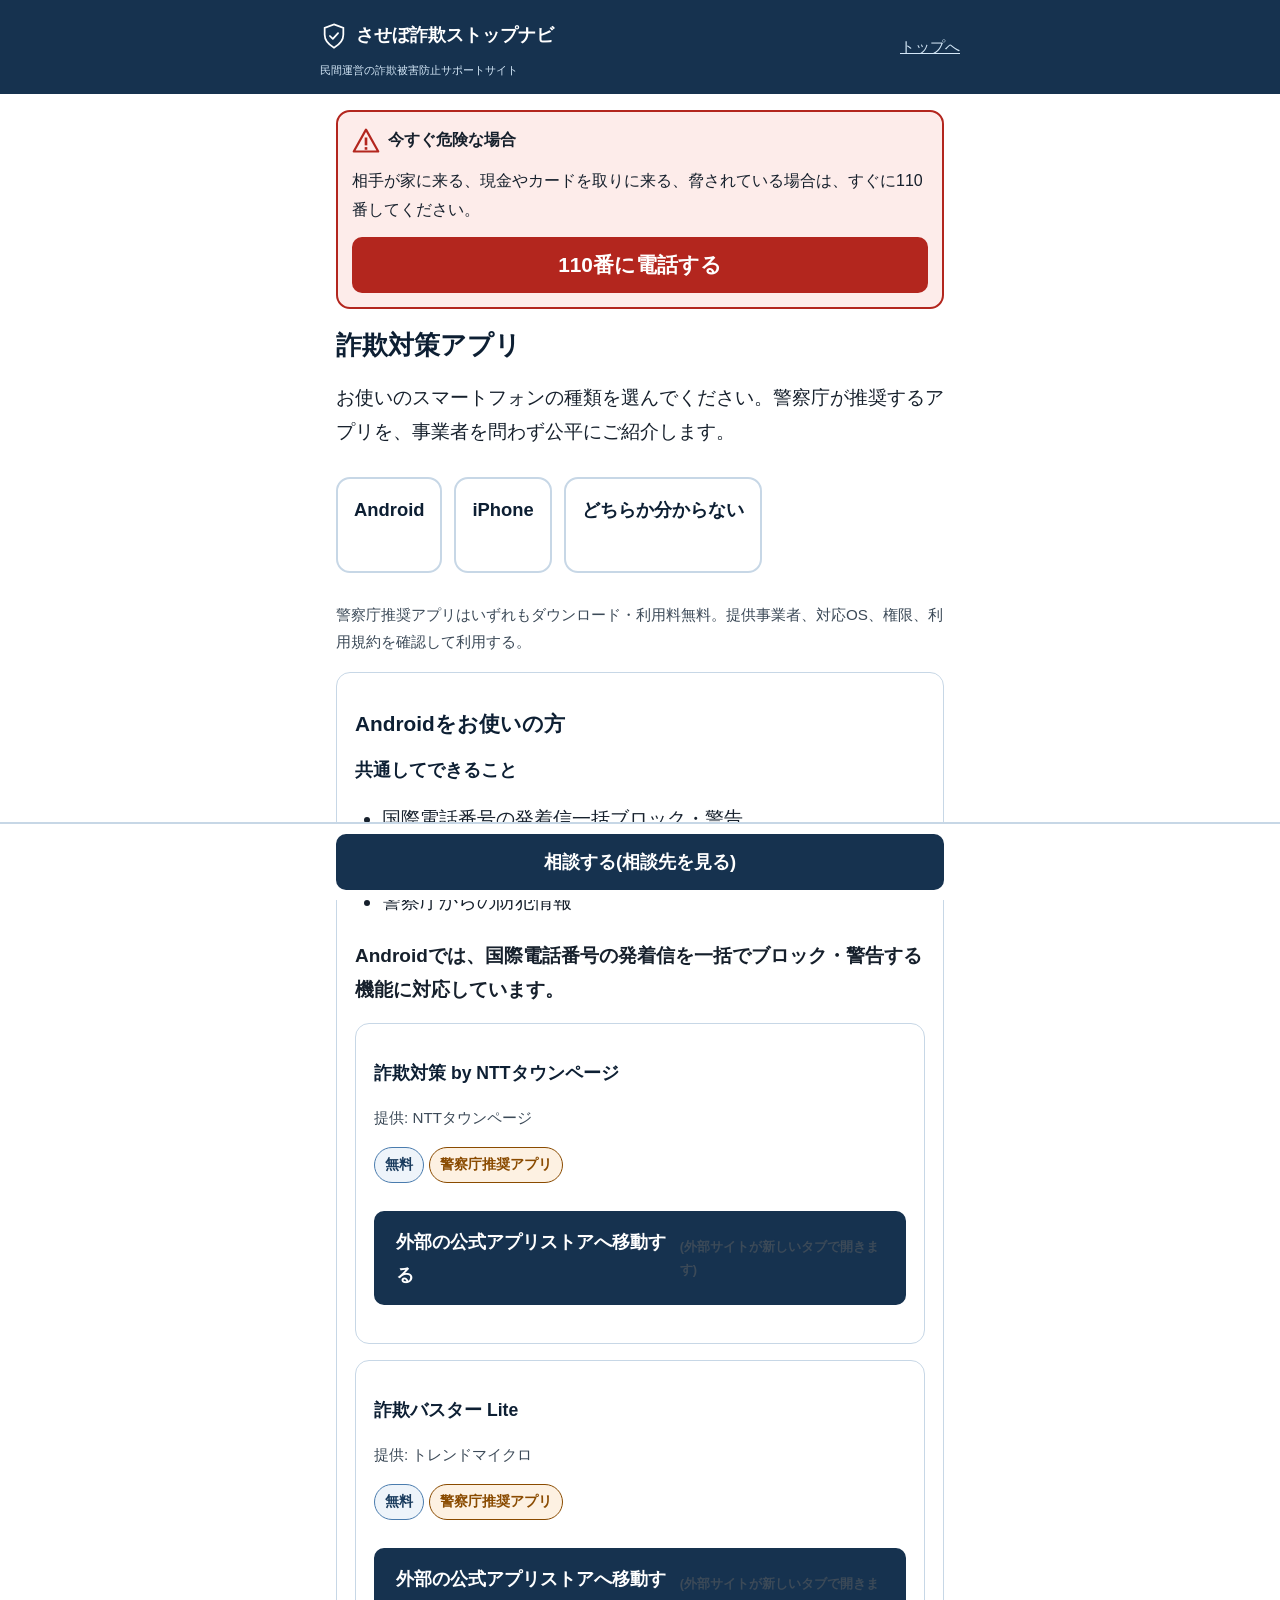
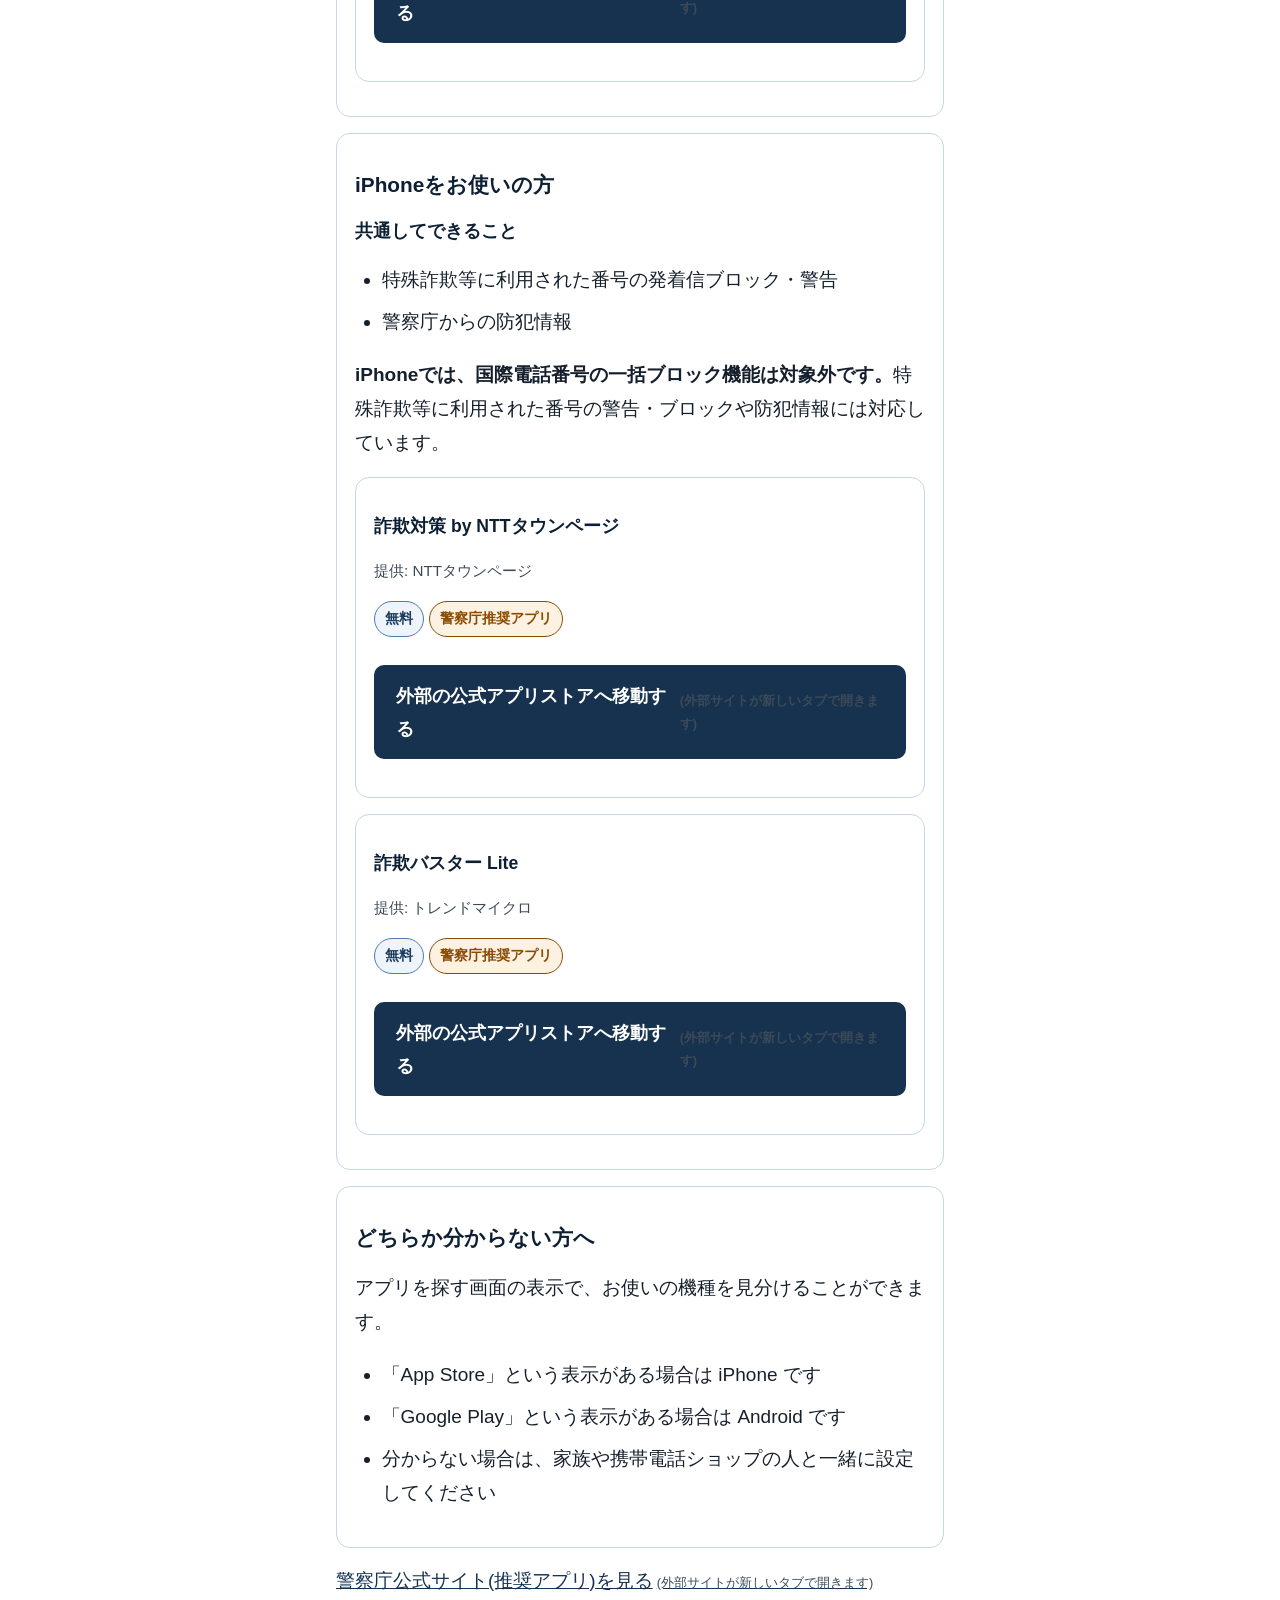
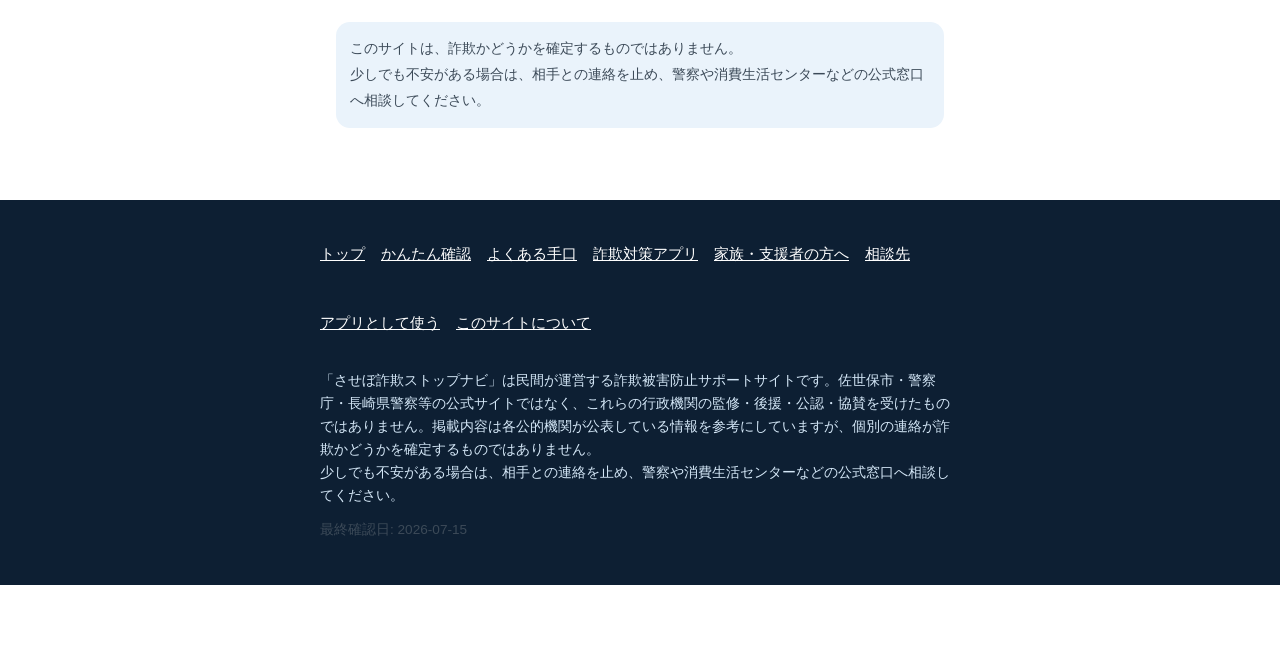
<file: apps.html>
<!DOCTYPE html>
<html lang="ja">
<head>
<meta charset="UTF-8">
<meta name="viewport" content="width=device-width, initial-scale=1.0">
<title>詐欺対策アプリ | させぼ詐欺ストップナビ</title>
<meta name="description" content="警察庁推奨の詐欺対策アプリを、Android・iPhoneそれぞれの機能の違いとあわせて公平に紹介します。いずれも無料で利用できます。">
<link rel="manifest" href="./manifest.webmanifest">
<meta name="theme-color" content="#16324f">
<link rel="apple-touch-icon" href="./assets/icons/apple-touch-icon.png">
<meta name="apple-mobile-web-app-capable" content="yes">
<meta name="apple-mobile-web-app-status-bar-style" content="default">
<meta name="apple-mobile-web-app-title" content="詐欺ストップ">
<link rel="stylesheet" href="./assets/css/style.css">
</head>
<body>
<a class="skip-link" href="#main-content">本文へ移動</a>

<header class="site-header">
  <div class="site-header__inner">
    <div class="site-title-group">
    <a class="site-title" href="index.html">
      <span class="site-header__logo" aria-hidden="true">
        <svg viewBox="0 0 24 24" fill="none" xmlns="http://www.w3.org/2000/svg">
          <path d="M12 2l8 3v6c0 5-3.5 8.5-8 11-4.5-2.5-8-6-8-11V5l8-3z" stroke="#ffffff" stroke-width="1.5"/>
          <path d="M8.5 12l2.5 2.5 4.5-5" stroke="#ffffff" stroke-width="1.5" stroke-linecap="round" stroke-linejoin="round"/>
        </svg>
      </span>
      させぼ詐欺ストップナビ
    </a>
      <p class="site-subtitle">民間運営の詐欺被害防止サポートサイト</p>
    </div>
    <a class="header-home-link" href="index.html">トップへ</a>
  </div>
</header>

<div class="emergency-banner" role="note" aria-label="緊急時の案内">
  <p class="emergency-banner__title">
    <svg class="icon icon-emergency" viewBox="0 0 32 32" aria-hidden="true" focusable="false">
      <path d="M16 3 L30 28 L2 28 Z" fill="none" stroke="#b3261e" stroke-width="2.5" stroke-linejoin="round"/>
      <rect x="14.5" y="12" width="3" height="9" fill="#b3261e"/>
      <rect x="14.5" y="23" width="3" height="3" fill="#b3261e"/>
    </svg>
    今すぐ危険な場合
  </p>
  <p>相手が家に来る、現金やカードを取りに来る、脅されている場合は、すぐに110番してください。</p>
  <a class="emergency-call-button" href="tel:110" aria-label="警察110番へ今すぐ電話をかける">110番に電話する</a>
</div>

<main id="main-content">
  <h1>詐欺対策アプリ</h1>
  <p>お使いのスマートフォンの種類を選んでください。警察庁が推奨するアプリを、事業者を問わず公平にご紹介します。</p>

  <nav aria-label="スマートフォンの種類を選ぶ">
    <ul class="choice-list os-choice">
      <li><a class="choice-button" href="#android"><span class="choice-button__text">Android</span></a></li>
      <li><a class="choice-button" href="#iphone"><span class="choice-button__text">iPhone</span></a></li>
      <li><a class="choice-button" href="#unknown"><span class="choice-button__text">どちらか分からない</span></a></li>
    </ul>
  </nav>

  <p class="text-sub" id="apps-notice"></p>

  <section class="card" id="android" aria-labelledby="android-heading">
    <h2 id="android-heading">Androidをお使いの方</h2>
    <h3>共通してできること</h3>
    <ul id="android-common-functions"></ul>
    <p><strong>Androidでは、国際電話番号の発着信を一括でブロック・警告する機能に対応しています。</strong></p>
    <div id="android-apps"></div>
  </section>

  <section class="card" id="iphone" aria-labelledby="iphone-heading">
    <h2 id="iphone-heading">iPhoneをお使いの方</h2>
    <h3>共通してできること</h3>
    <ul id="iphone-common-functions"></ul>
    <p><strong>iPhoneでは、国際電話番号の一括ブロック機能は対象外です。</strong>特殊詐欺等に利用された番号の警告・ブロックや防犯情報には対応しています。</p>
    <div id="iphone-apps"></div>
  </section>

  <section class="card" id="unknown" aria-labelledby="unknown-heading">
    <h2 id="unknown-heading">どちらか分からない方へ</h2>
    <p>アプリを探す画面の表示で、お使いの機種を見分けることができます。</p>
    <ul>
      <li>「App Store」という表示がある場合は iPhone です</li>
      <li>「Google Play」という表示がある場合は Android です</li>
      <li>分からない場合は、家族や携帯電話ショップの人と一緒に設定してください</li>
    </ul>
  </section>

  <p id="official-guide-link"></p>

  <p class="disclaimer">
    このサイトは、詐欺かどうかを確定するものではありません。<br>
    少しでも不安がある場合は、相手との連絡を止め、警察や消費生活センターなどの公式窓口へ相談してください。
  </p>
</main>

<footer class="site-footer">
  <div class="site-footer__inner">
    <nav aria-label="サイト内リンク">
      <ul class="footer-nav">
        <li><a href="index.html">トップ</a></li>
        <li><a href="check.html">かんたん確認</a></li>
        <li><a href="patterns.html">よくある手口</a></li>
        <li><a href="apps.html">詐欺対策アプリ</a></li>
        <li><a href="supporters.html">家族・支援者の方へ</a></li>
        <li><a href="contacts.html">相談先</a></li>
        <li><a href="use-as-app.html">アプリとして使う</a></li>
        <li><a href="about.html">このサイトについて</a></li>
      </ul>
    </nav>
    <p class="footer-disclaimer">
      「させぼ詐欺ストップナビ」は民間が運営する詐欺被害防止サポートサイトです。佐世保市・警察庁・長崎県警察等の公式サイトではなく、これらの行政機関の監修・後援・公認・協賛を受けたものではありません。掲載内容は各公的機関が公表している情報を参考にしていますが、個別の連絡が詐欺かどうかを確定するものではありません。<br>
      少しでも不安がある場合は、相手との連絡を止め、警察や消費生活センターなどの公式窓口へ相談してください。
    </p>
    <p class="last-reviewed" data-last-reviewed>最終確認日を読み込み中です。</p>
  </div>
</footer>

<div class="fixed-cta">
  <a class="fixed-cta__link" href="contacts.html">相談する(相談先を見る)</a>
</div>

<script src="./assets/js/app.js"></script>
<script src="./assets/js/pwa.js"></script>
<script src="./assets/js/data-loader.js"></script>
<script>
  function buildFunctionList(container, items) {
    container.textContent = "";
    (items || []).forEach(function (text) {
      var li = document.createElement("li");
      li.textContent = text;
      container.appendChild(li);
    });
  }

  function buildAppCard(app, os) {
    var card = document.createElement("div");
    card.className = "card";

    var name = document.createElement("h3");
    name.textContent = app.name || "";
    card.appendChild(name);

    var provider = document.createElement("p");
    provider.className = "text-sub";
    provider.textContent = "提供: " + (app.provider || "");
    card.appendChild(provider);

    var badges = document.createElement("p");
    var priceBadge = document.createElement("span");
    priceBadge.className = "pattern-card__badge badge--medium";
    priceBadge.textContent = app.price || "無料";
    badges.appendChild(priceBadge);
    badges.appendChild(document.createTextNode(" "));
    var officialBadge = document.createElement("span");
    officialBadge.className = "pattern-card__badge badge--high";
    officialBadge.textContent = app.officialStatus || "警察庁推奨アプリ";
    badges.appendChild(officialBadge);
    card.appendChild(badges);

    var storeUrl = os === "android" ? app.android : app.iphone;
    if (storeUrl) {
      var link = document.createElement("a");
      link.className = "btn external-link";
      link.href = storeUrl;
      link.target = "_blank";
      link.rel = "noopener noreferrer";
      link.textContent = "外部の公式アプリストアへ移動する";
      link.setAttribute(
        "aria-label",
        app.name + "を" + (os === "android" ? "Google Play" : "App Store") + "で見る(新しいタブで開きます)"
      );
      var linkRow = document.createElement("div");
      linkRow.className = "btn-row";
      linkRow.appendChild(link);
      card.appendChild(linkRow);
    }
    return card;
  }

  DataLoader.loadApps().then(function (result) {
    var data = result.data;
    if (result.usedFallback) {
      AppCommon.showDataFallbackNotice(document.getElementById("apps-notice"));
    } else if (data.notice) {
      document.getElementById("apps-notice").textContent = data.notice;
    }

    buildFunctionList(document.getElementById("android-common-functions"), data.commonFunctions && data.commonFunctions.android);
    buildFunctionList(document.getElementById("iphone-common-functions"), data.commonFunctions && data.commonFunctions.iphone);

    var androidContainer = document.getElementById("android-apps");
    var iphoneContainer = document.getElementById("iphone-apps");
    (data.apps || []).forEach(function (app) {
      androidContainer.appendChild(buildAppCard(app, "android"));
      iphoneContainer.appendChild(buildAppCard(app, "iphone"));
    });

    if (data.officialGuide) {
      var guideLink = document.createElement("a");
      guideLink.href = data.officialGuide;
      guideLink.target = "_blank";
      guideLink.rel = "noopener noreferrer";
      guideLink.className = "external-link";
      guideLink.textContent = "警察庁公式サイト(推奨アプリ)を見る";
      document.getElementById("official-guide-link").appendChild(guideLink);
    }
  });

  DataLoader.loadContacts().then(function (result) {
    AppCommon.renderLastReviewed(result.data.lastReviewed);
  });
</script>
</body>
</html>
</file>
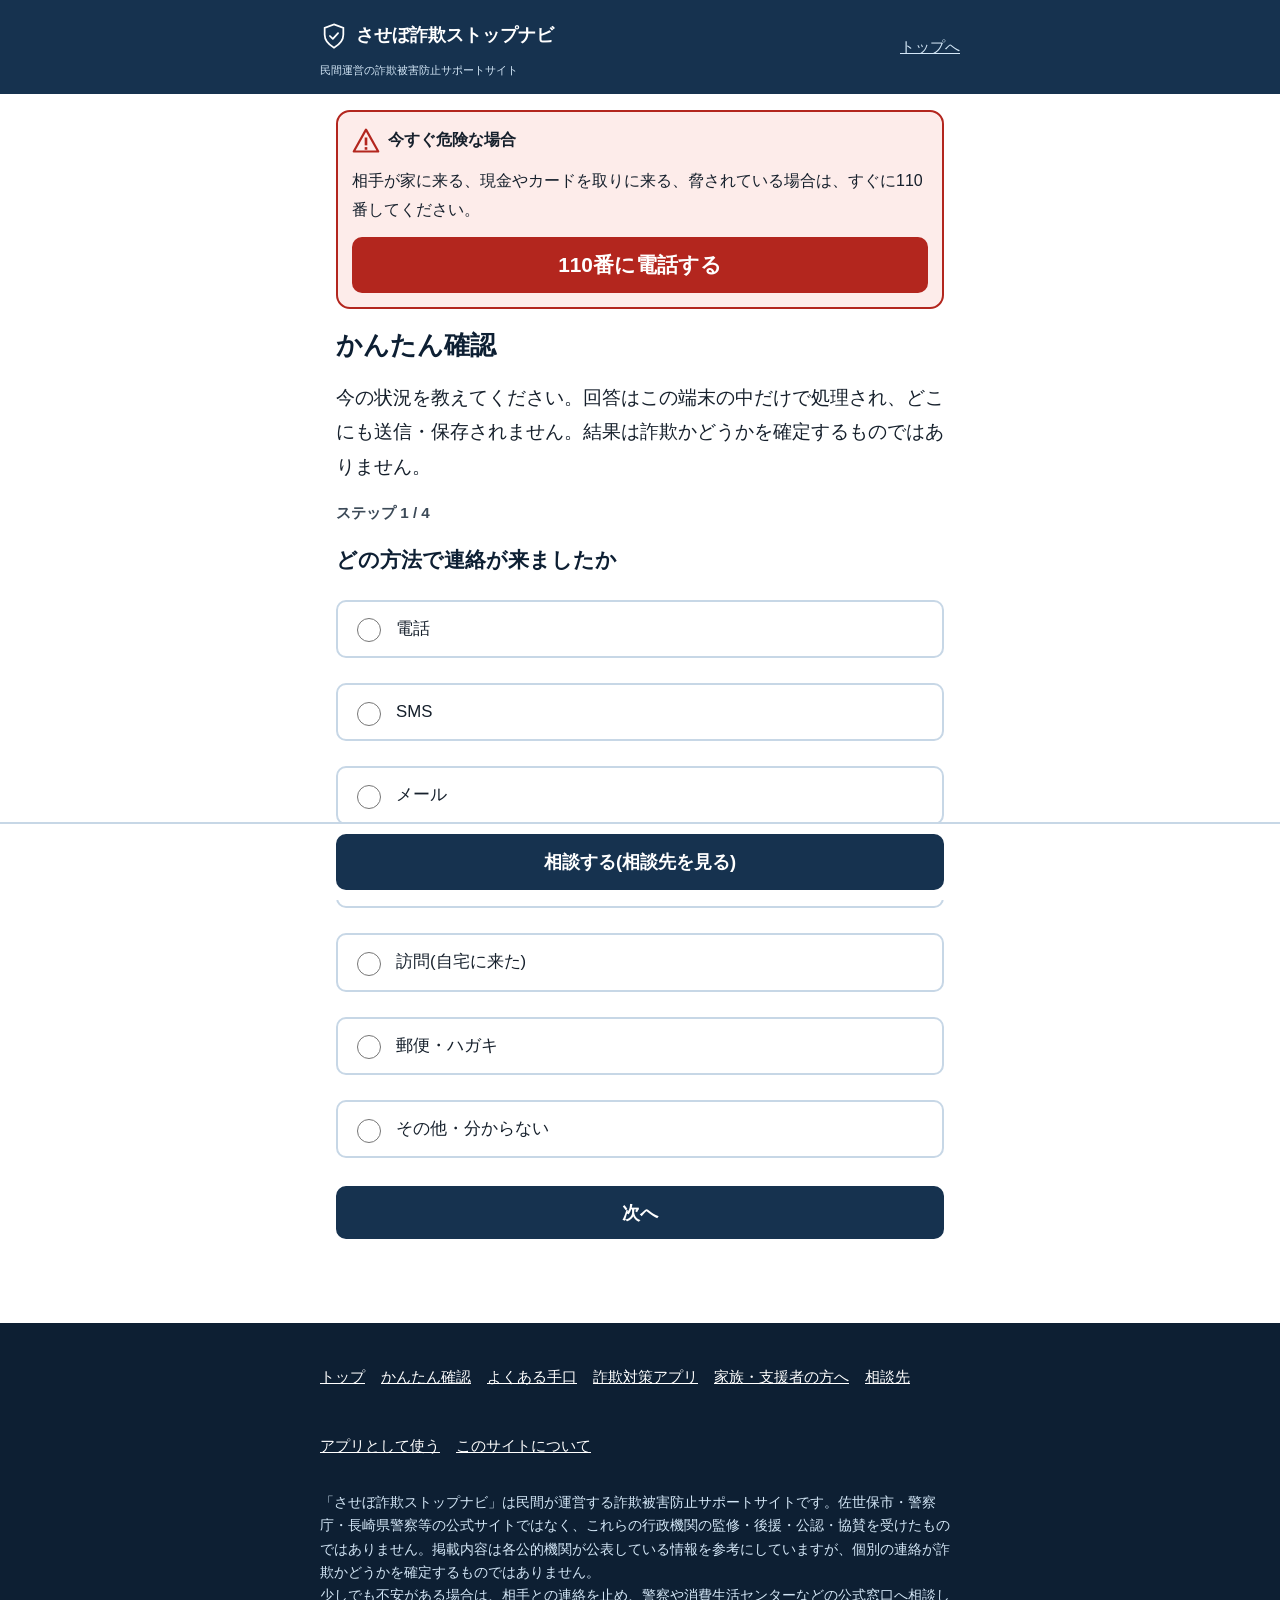
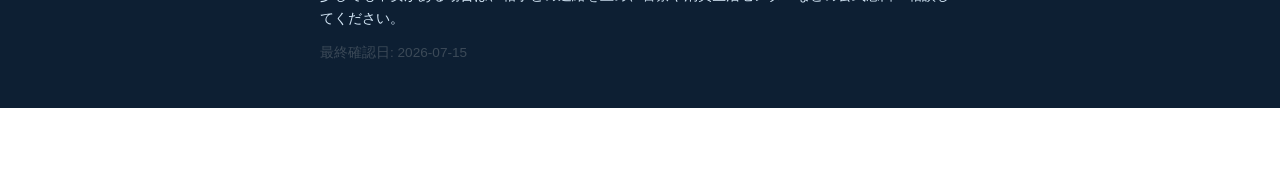
<file: check.html>
<!DOCTYPE html>
<html lang="ja">
<head>
<meta charset="UTF-8">
<meta name="viewport" content="width=device-width, initial-scale=1.0">
<title>かんたん確認 | させぼ詐欺ストップナビ</title>
<meta name="description" content="4つの質問に答えると、今の状況に応じた注意点と相談先が表示されます。回答は送信・保存されません。">
<link rel="manifest" href="./manifest.webmanifest">
<meta name="theme-color" content="#16324f">
<link rel="apple-touch-icon" href="./assets/icons/apple-touch-icon.png">
<meta name="apple-mobile-web-app-capable" content="yes">
<meta name="apple-mobile-web-app-status-bar-style" content="default">
<meta name="apple-mobile-web-app-title" content="詐欺ストップ">
<link rel="stylesheet" href="./assets/css/style.css">
</head>
<body>
<a class="skip-link" href="#main-content">本文へ移動</a>

<header class="site-header">
  <div class="site-header__inner">
    <div class="site-title-group">
    <a class="site-title" href="index.html">
      <span class="site-header__logo" aria-hidden="true">
        <svg viewBox="0 0 24 24" fill="none" xmlns="http://www.w3.org/2000/svg">
          <path d="M12 2l8 3v6c0 5-3.5 8.5-8 11-4.5-2.5-8-6-8-11V5l8-3z" stroke="#ffffff" stroke-width="1.5"/>
          <path d="M8.5 12l2.5 2.5 4.5-5" stroke="#ffffff" stroke-width="1.5" stroke-linecap="round" stroke-linejoin="round"/>
        </svg>
      </span>
      させぼ詐欺ストップナビ
    </a>
      <p class="site-subtitle">民間運営の詐欺被害防止サポートサイト</p>
    </div>
    <a class="header-home-link" href="index.html">トップへ</a>
  </div>
</header>

<div class="emergency-banner" role="note" aria-label="緊急時の案内">
  <p class="emergency-banner__title">
    <svg class="icon icon-emergency" viewBox="0 0 32 32" aria-hidden="true" focusable="false">
      <path d="M16 3 L30 28 L2 28 Z" fill="none" stroke="#b3261e" stroke-width="2.5" stroke-linejoin="round"/>
      <rect x="14.5" y="12" width="3" height="9" fill="#b3261e"/>
      <rect x="14.5" y="23" width="3" height="3" fill="#b3261e"/>
    </svg>
    今すぐ危険な場合
  </p>
  <p>相手が家に来る、現金やカードを取りに来る、脅されている場合は、すぐに110番してください。</p>
  <a class="emergency-call-button" href="tel:110" aria-label="警察110番へ今すぐ電話をかける">110番に電話する</a>
</div>

<main id="main-content">
  <h1>かんたん確認</h1>
  <p>今の状況を教えてください。回答はこの端末の中だけで処理され、どこにも送信・保存されません。結果は詐欺かどうかを確定するものではありません。</p>

  <noscript>
    <div class="noscript-box">
      <p>JavaScriptが無効のため、かんたん確認はご利用いただけません。心配な場合は、次の相談先へ直接ご連絡ください。</p>
      <p><a href="tel:110">110番(緊急・犯人が来る/脅されている場合)</a></p>
      <p><a href="tel:%239110">警察相談専用電話 #9110</a></p>
      <p><a href="tel:0956222591">佐世保市消費生活センター 0956-22-2591</a></p>
      <p><a href="tel:188">消費者ホットライン 188</a></p>
      <p><a href="contacts.html">相談先一覧を見る</a></p>
    </div>
  </noscript>

  <form id="checker-form" class="js-only" novalidate>
    <div class="step-panel is-active" data-step="1">
      <p class="step-indicator">ステップ 1 / 4</p>
      <h2 tabindex="-1" id="step-heading-1">どの方法で連絡が来ましたか</h2>
      <ul class="option-list" id="channel-options"></ul>
      <p id="step1-error" class="text-sub" role="alert" aria-live="assertive"></p>
      <div class="btn-row">
        <button type="button" class="btn" data-action="next" data-from="1">次へ</button>
      </div>
    </div>

    <div class="step-panel" data-step="2">
      <p class="step-indicator">ステップ 2 / 4</p>
      <h2 tabindex="-1" id="step-heading-2">相手が何を求めていますか(複数選択できます)</h2>
      <ul class="option-list" id="demand-options"></ul>
      <div class="btn-row">
        <button type="button" class="btn btn--secondary" data-action="back" data-from="2">戻る</button>
        <button type="button" class="btn" data-action="next" data-from="2">次へ</button>
      </div>
    </div>

    <div class="step-panel" data-step="3">
      <p class="step-indicator">ステップ 3 / 4</p>
      <h2 tabindex="-1" id="step-heading-3">どのような言葉を使っていますか(複数選択できます)</h2>
      <ul class="option-list" id="phrase-options"></ul>
      <div class="btn-row">
        <button type="button" class="btn btn--secondary" data-action="back" data-from="3">戻る</button>
        <button type="button" class="btn" data-action="next" data-from="3">次へ</button>
      </div>
    </div>

    <div class="step-panel" data-step="4">
      <p class="step-indicator">ステップ 4 / 4</p>
      <h2 tabindex="-1" id="step-heading-4">すでに何かしてしまいましたか(複数選択できます)</h2>
      <ul class="option-list" id="action-options"></ul>
      <div class="btn-row">
        <button type="button" class="btn btn--secondary" data-action="back" data-from="4">戻る</button>
        <button type="submit" class="btn">結果を見る</button>
      </div>
    </div>

    <div class="step-panel" data-step="result" id="result-panel" tabindex="-1" aria-live="polite"></div>
  </form>
</main>

<footer class="site-footer">
  <div class="site-footer__inner">
    <nav aria-label="サイト内リンク">
      <ul class="footer-nav">
        <li><a href="index.html">トップ</a></li>
        <li><a href="check.html">かんたん確認</a></li>
        <li><a href="patterns.html">よくある手口</a></li>
        <li><a href="apps.html">詐欺対策アプリ</a></li>
        <li><a href="supporters.html">家族・支援者の方へ</a></li>
        <li><a href="contacts.html">相談先</a></li>
        <li><a href="use-as-app.html">アプリとして使う</a></li>
        <li><a href="about.html">このサイトについて</a></li>
      </ul>
    </nav>
    <p class="footer-disclaimer">
      「させぼ詐欺ストップナビ」は民間が運営する詐欺被害防止サポートサイトです。佐世保市・警察庁・長崎県警察等の公式サイトではなく、これらの行政機関の監修・後援・公認・協賛を受けたものではありません。掲載内容は各公的機関が公表している情報を参考にしていますが、個別の連絡が詐欺かどうかを確定するものではありません。<br>
      少しでも不安がある場合は、相手との連絡を止め、警察や消費生活センターなどの公式窓口へ相談してください。
    </p>
    <p class="last-reviewed" data-last-reviewed>最終確認日を読み込み中です。</p>
  </div>
</footer>

<div class="fixed-cta">
  <a class="fixed-cta__link" href="contacts.html">相談する(相談先を見る)</a>
</div>

<script src="./assets/js/app.js"></script>
<script src="./assets/js/pwa.js"></script>
<script src="./assets/js/data-loader.js"></script>
<script src="./assets/js/checker.js"></script>
</body>
</html>
</file>
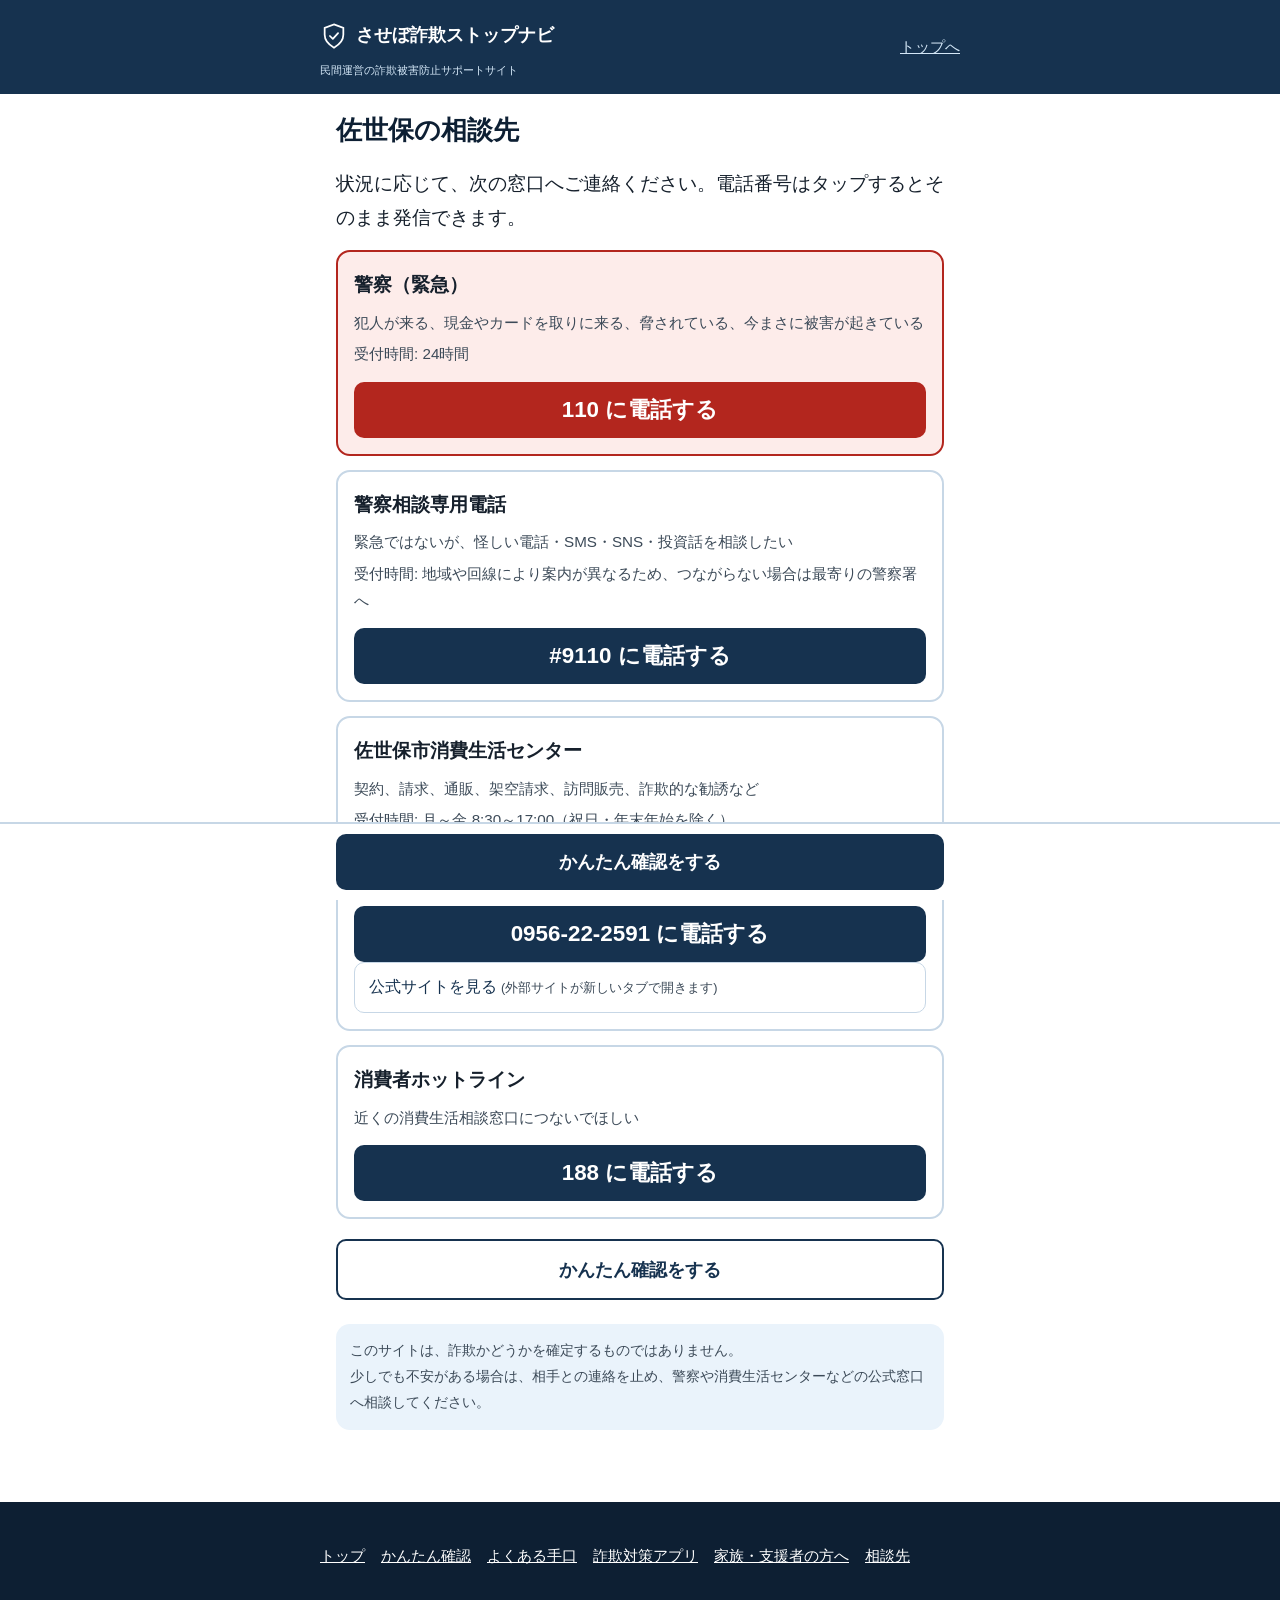
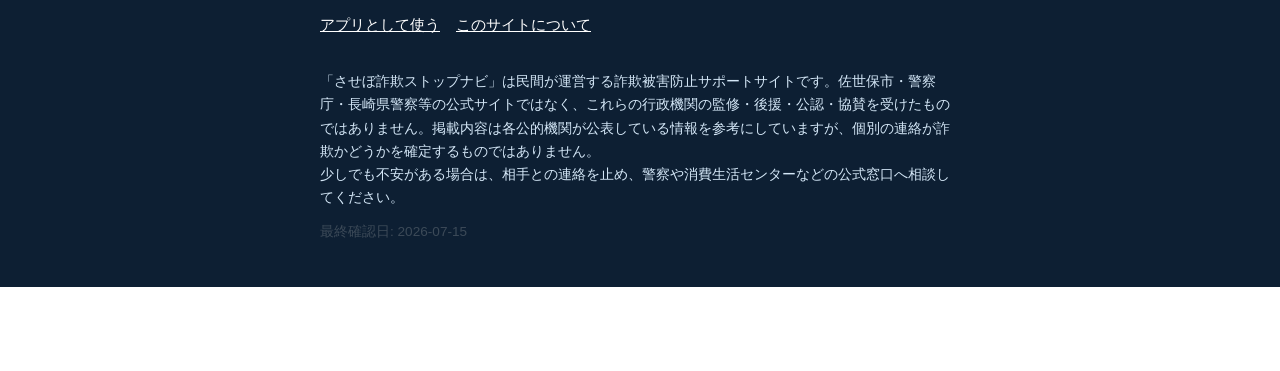
<file: contacts.html>
<!DOCTYPE html>
<html lang="ja">
<head>
<meta charset="UTF-8">
<meta name="viewport" content="width=device-width, initial-scale=1.0">
<title>佐世保の相談先 | させぼ詐欺ストップナビ</title>
<meta name="description" content="緊急時は110番、緊急でない相談は警察相談専用電話#9110、契約や請求のトラブルは佐世保市消費生活センター、消費者ホットラインは188。電話番号はタップで発信できます。">
<link rel="manifest" href="./manifest.webmanifest">
<meta name="theme-color" content="#16324f">
<link rel="apple-touch-icon" href="./assets/icons/apple-touch-icon.png">
<meta name="apple-mobile-web-app-capable" content="yes">
<meta name="apple-mobile-web-app-status-bar-style" content="default">
<meta name="apple-mobile-web-app-title" content="詐欺ストップ">
<link rel="stylesheet" href="./assets/css/style.css">
</head>
<body>
<a class="skip-link" href="#main-content">本文へ移動</a>

<header class="site-header">
  <div class="site-header__inner">
    <div class="site-title-group">
    <a class="site-title" href="index.html">
      <span class="site-header__logo" aria-hidden="true">
        <svg viewBox="0 0 24 24" fill="none" xmlns="http://www.w3.org/2000/svg">
          <path d="M12 2l8 3v6c0 5-3.5 8.5-8 11-4.5-2.5-8-6-8-11V5l8-3z" stroke="#ffffff" stroke-width="1.5"/>
          <path d="M8.5 12l2.5 2.5 4.5-5" stroke="#ffffff" stroke-width="1.5" stroke-linecap="round" stroke-linejoin="round"/>
        </svg>
      </span>
      させぼ詐欺ストップナビ
    </a>
      <p class="site-subtitle">民間運営の詐欺被害防止サポートサイト</p>
    </div>
    <a class="header-home-link" href="index.html">トップへ</a>
  </div>
</header>

<main id="main-content">
  <h1>佐世保の相談先</h1>
  <p>状況に応じて、次の窓口へご連絡ください。電話番号はタップするとそのまま発信できます。</p>

  <!--
    JavaScriptが無効な場合でも主要な相談先が確認できるよう、
    最初から静的HTMLとして4件の連絡先を記載している。
    JSONの読み込みに成功した場合は、下のスクリプトでこの内容を最新の情報に描画し直す。
  -->
  <div id="contacts-container">
    <div class="contact-card contact-card--priority1">
      <p class="contact-card__name">警察(緊急)</p>
      <p class="contact-card__meta">犯人が来る、現金やカードを取りに来る、脅されている、今まさに被害が起きている</p>
      <p class="contact-card__meta">受付時間: 24時間</p>
      <a class="contact-card__tel" href="tel:110" aria-label="警察110番へ電話をかける">110 に電話する</a>
    </div>

    <div class="contact-card">
      <p class="contact-card__name">警察相談専用電話</p>
      <p class="contact-card__meta">緊急ではないが、怪しい電話・SMS・SNS・投資話を相談したい</p>
      <p class="contact-card__meta">受付時間: 地域や回線により案内が異なるため、つながらない場合は最寄りの警察署へ</p>
      <a class="contact-card__tel" href="tel:%239110" aria-label="警察相談専用電話 シャープ9110へ電話をかける">#9110 に電話する</a>
    </div>

    <div class="contact-card">
      <p class="contact-card__name">佐世保市消費生活センター</p>
      <p class="contact-card__meta">契約、請求、通販、架空請求、訪問販売、詐欺的な勧誘など</p>
      <p class="contact-card__meta">受付時間: 月～金 8:30～17:00(祝日・年末年始を除く)</p>
      <a class="contact-card__tel" href="tel:0956222591" aria-label="佐世保市消費生活センターへ電話をかける">0956-22-2591 に電話する</a>
      <a class="sub-link external-link" href="https://www.city.sasebo.lg.jp/siminseikatu/syouhi/soudan.html" target="_blank" rel="noopener noreferrer">佐世保市公式サイト(消費生活相談)を見る</a>
    </div>

    <div class="contact-card">
      <p class="contact-card__name">消費者ホットライン</p>
      <p class="contact-card__meta">近くの消費生活相談窓口につないでほしい</p>
      <a class="contact-card__tel" href="tel:188" aria-label="消費者ホットライン188へ電話をかける">188 に電話する</a>
    </div>
  </div>

  <div class="btn-row">
    <a class="btn btn--secondary" href="check.html">かんたん確認をする</a>
  </div>

  <p class="disclaimer">
    このサイトは、詐欺かどうかを確定するものではありません。<br>
    少しでも不安がある場合は、相手との連絡を止め、警察や消費生活センターなどの公式窓口へ相談してください。
  </p>
</main>

<footer class="site-footer">
  <div class="site-footer__inner">
    <nav aria-label="サイト内リンク">
      <ul class="footer-nav">
        <li><a href="index.html">トップ</a></li>
        <li><a href="check.html">かんたん確認</a></li>
        <li><a href="patterns.html">よくある手口</a></li>
        <li><a href="apps.html">詐欺対策アプリ</a></li>
        <li><a href="supporters.html">家族・支援者の方へ</a></li>
        <li><a href="contacts.html">相談先</a></li>
        <li><a href="use-as-app.html">アプリとして使う</a></li>
        <li><a href="about.html">このサイトについて</a></li>
      </ul>
    </nav>
    <p class="footer-disclaimer">
      「させぼ詐欺ストップナビ」は民間が運営する詐欺被害防止サポートサイトです。佐世保市・警察庁・長崎県警察等の公式サイトではなく、これらの行政機関の監修・後援・公認・協賛を受けたものではありません。掲載内容は各公的機関が公表している情報を参考にしていますが、個別の連絡が詐欺かどうかを確定するものではありません。<br>
      少しでも不安がある場合は、相手との連絡を止め、警察や消費生活センターなどの公式窓口へ相談してください。
    </p>
    <p class="last-reviewed" data-last-reviewed>最終確認日を読み込み中です。</p>
  </div>
</footer>

<div class="fixed-cta">
  <a class="fixed-cta__link" href="check.html">かんたん確認をする</a>
</div>

<script src="./assets/js/app.js"></script>
<script src="./assets/js/pwa.js"></script>
<script src="./assets/js/data-loader.js"></script>
<script>
  DataLoader.loadContacts().then(function (result) {
    if (!result.usedFallback) {
      AppCommon.renderContactCards(result.data.contacts, document.getElementById("contacts-container"));
    }
    AppCommon.renderLastReviewed(result.data.lastReviewed);
  });
</script>
</body>
</html>
</file>
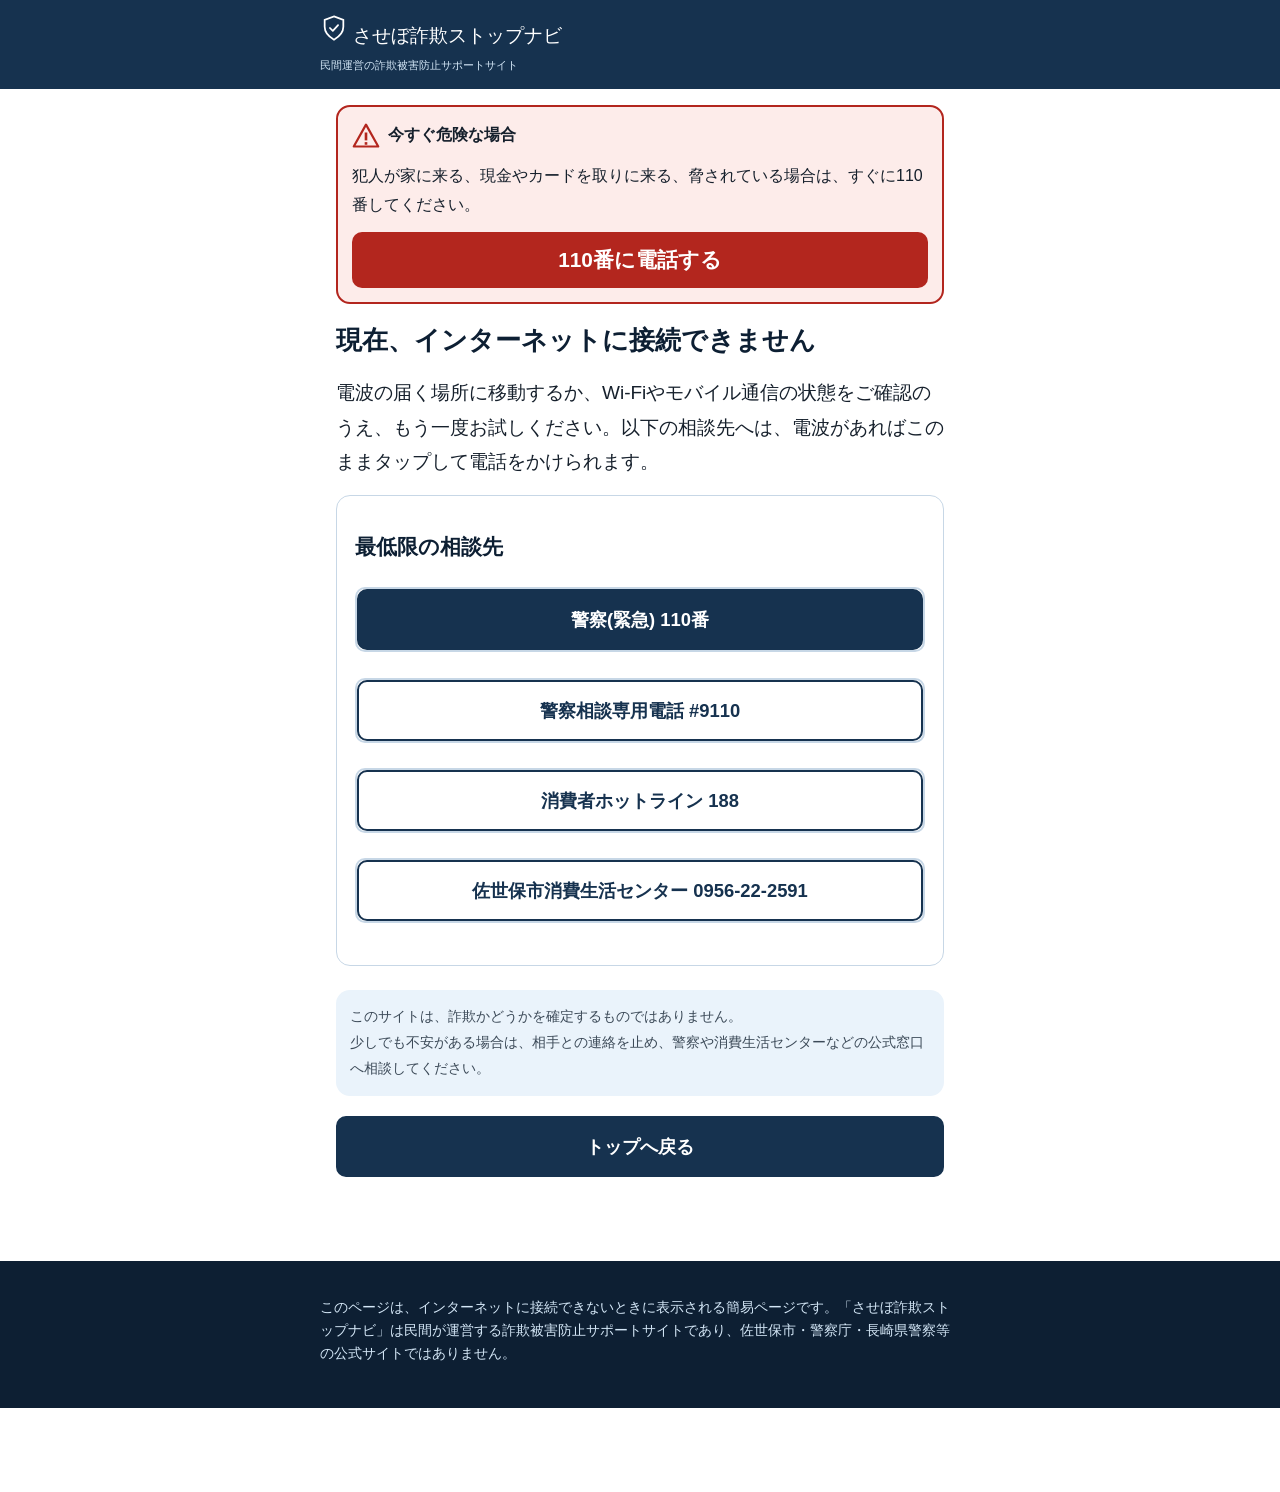
<file: offline.html>
<!DOCTYPE html>
<html lang="ja">
<head>
<meta charset="UTF-8">
<meta name="viewport" content="width=device-width, initial-scale=1.0">
<title>オフライン | させぼ詐欺ストップナビ</title>
<meta name="robots" content="noindex">
<link rel="manifest" href="./manifest.webmanifest">
<meta name="theme-color" content="#16324f">
<link rel="apple-touch-icon" href="./assets/icons/apple-touch-icon.png">
<meta name="apple-mobile-web-app-capable" content="yes">
<meta name="apple-mobile-web-app-status-bar-style" content="default">
<meta name="apple-mobile-web-app-title" content="詐欺ストップ">
<link rel="stylesheet" href="./assets/css/style.css">
</head>
<body>
<a class="skip-link" href="#main-content">本文へ移動</a>

<header class="site-header">
  <div class="site-header__inner">
    <div class="site-title-group">
    <span class="site-title">
      <span class="site-header__logo" aria-hidden="true">
        <svg viewBox="0 0 24 24" fill="none" xmlns="http://www.w3.org/2000/svg">
          <path d="M12 2l8 3v6c0 5-3.5 8.5-8 11-4.5-2.5-8-6-8-11V5l8-3z" stroke="#ffffff" stroke-width="1.5"/>
          <path d="M8.5 12l2.5 2.5 4.5-5" stroke="#ffffff" stroke-width="1.5" stroke-linecap="round" stroke-linejoin="round"/>
        </svg>
      </span>
      させぼ詐欺ストップナビ
    </span>
      <p class="site-subtitle">民間運営の詐欺被害防止サポートサイト</p>
    </div>
  </div>
</header>

<div class="emergency-banner" role="note" aria-label="緊急時の案内">
  <p class="emergency-banner__title">
    <svg class="icon icon-emergency" viewBox="0 0 32 32" aria-hidden="true" focusable="false">
      <path d="M16 3 L30 28 L2 28 Z" fill="none" stroke="#b3261e" stroke-width="2.5" stroke-linejoin="round"/>
      <rect x="14.5" y="12" width="3" height="9" fill="#b3261e"/>
      <rect x="14.5" y="23" width="3" height="3" fill="#b3261e"/>
    </svg>
    今すぐ危険な場合
  </p>
  <p>犯人が家に来る、現金やカードを取りに来る、脅されている場合は、すぐに110番してください。</p>
  <a class="emergency-call-button" href="tel:110" aria-label="警察110番へ今すぐ電話をかける">110番に電話する</a>
</div>

<main id="main-content">
  <h1>現在、インターネットに接続できません</h1>
  <p>電波の届く場所に移動するか、Wi-Fiやモバイル通信の状態をご確認のうえ、もう一度お試しください。以下の相談先へは、電波があればこのままタップして電話をかけられます。</p>

  <div class="card">
    <h2>最低限の相談先</h2>
    <ul class="option-list">
      <li class="option-item">
        <a class="btn" href="tel:110">警察(緊急) 110番</a>
      </li>
      <li class="option-item">
        <a class="btn btn--secondary" href="tel:%239110">警察相談専用電話 #9110</a>
      </li>
      <li class="option-item">
        <a class="btn btn--secondary" href="tel:188">消費者ホットライン 188</a>
      </li>
      <li class="option-item">
        <a class="btn btn--secondary" href="tel:0956222591">佐世保市消費生活センター 0956-22-2591</a>
      </li>
    </ul>
  </div>

  <p class="disclaimer">
    このサイトは、詐欺かどうかを確定するものではありません。<br>
    少しでも不安がある場合は、相手との連絡を止め、警察や消費生活センターなどの公式窓口へ相談してください。
  </p>

  <div class="btn-row">
    <a class="btn" href="./index.html">トップへ戻る</a>
  </div>
</main>

<footer class="site-footer">
  <div class="site-footer__inner">
    <p class="footer-disclaimer">
      このページは、インターネットに接続できないときに表示される簡易ページです。「させぼ詐欺ストップナビ」は民間が運営する詐欺被害防止サポートサイトであり、佐世保市・警察庁・長崎県警察等の公式サイトではありません。
    </p>
  </div>
</footer>

</body>
</html>
</file>
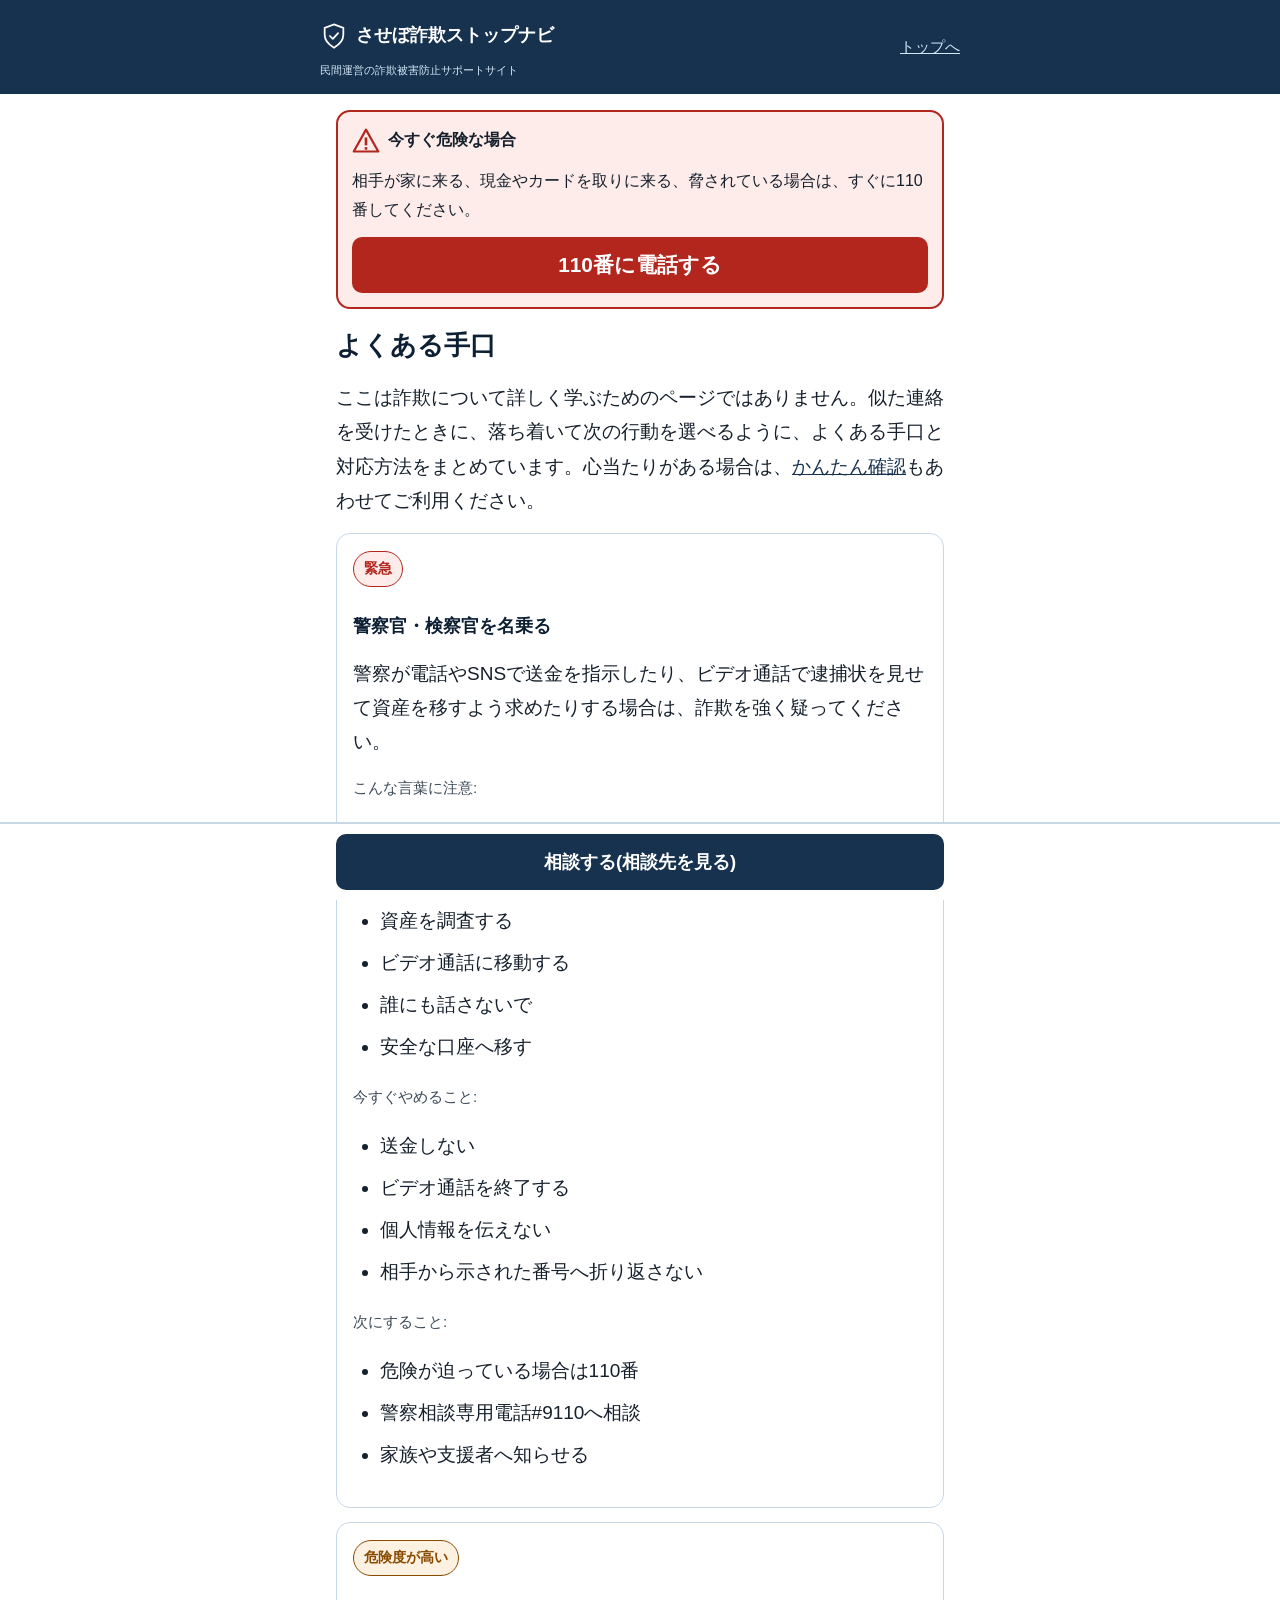
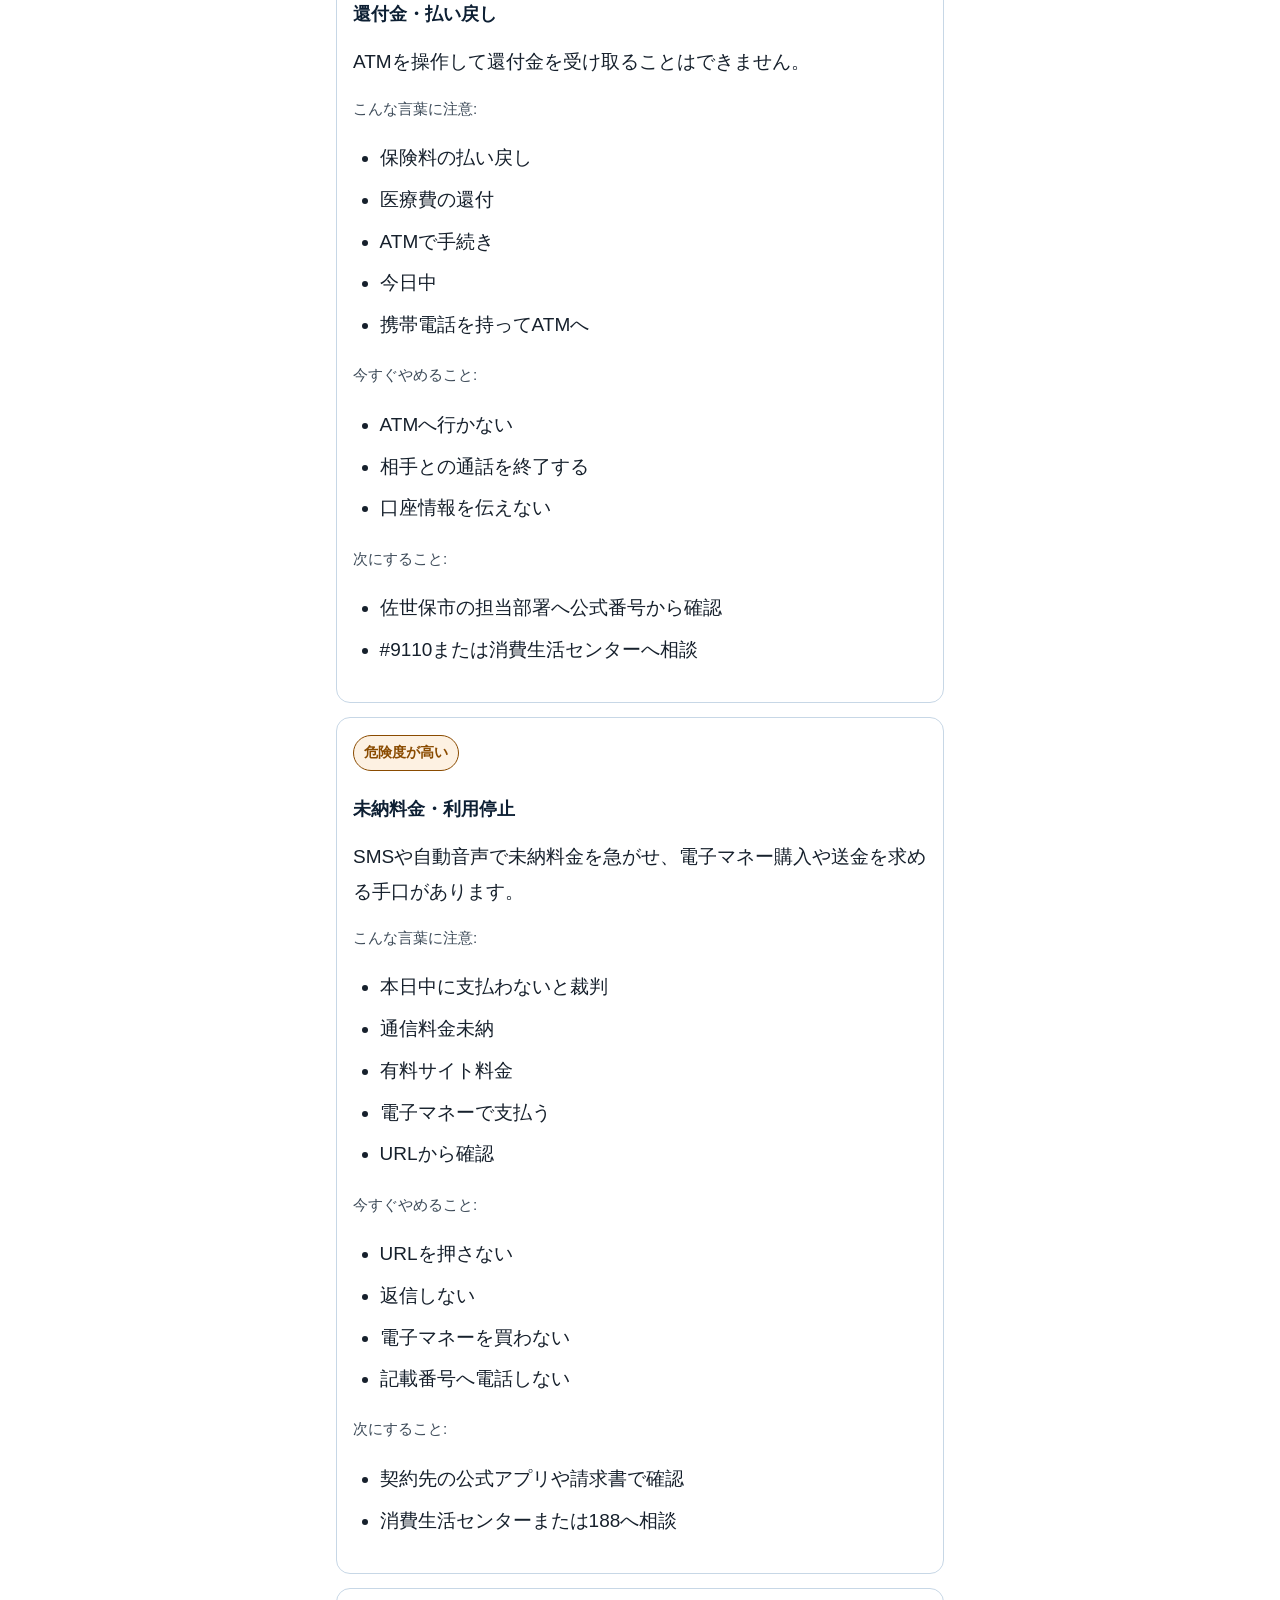
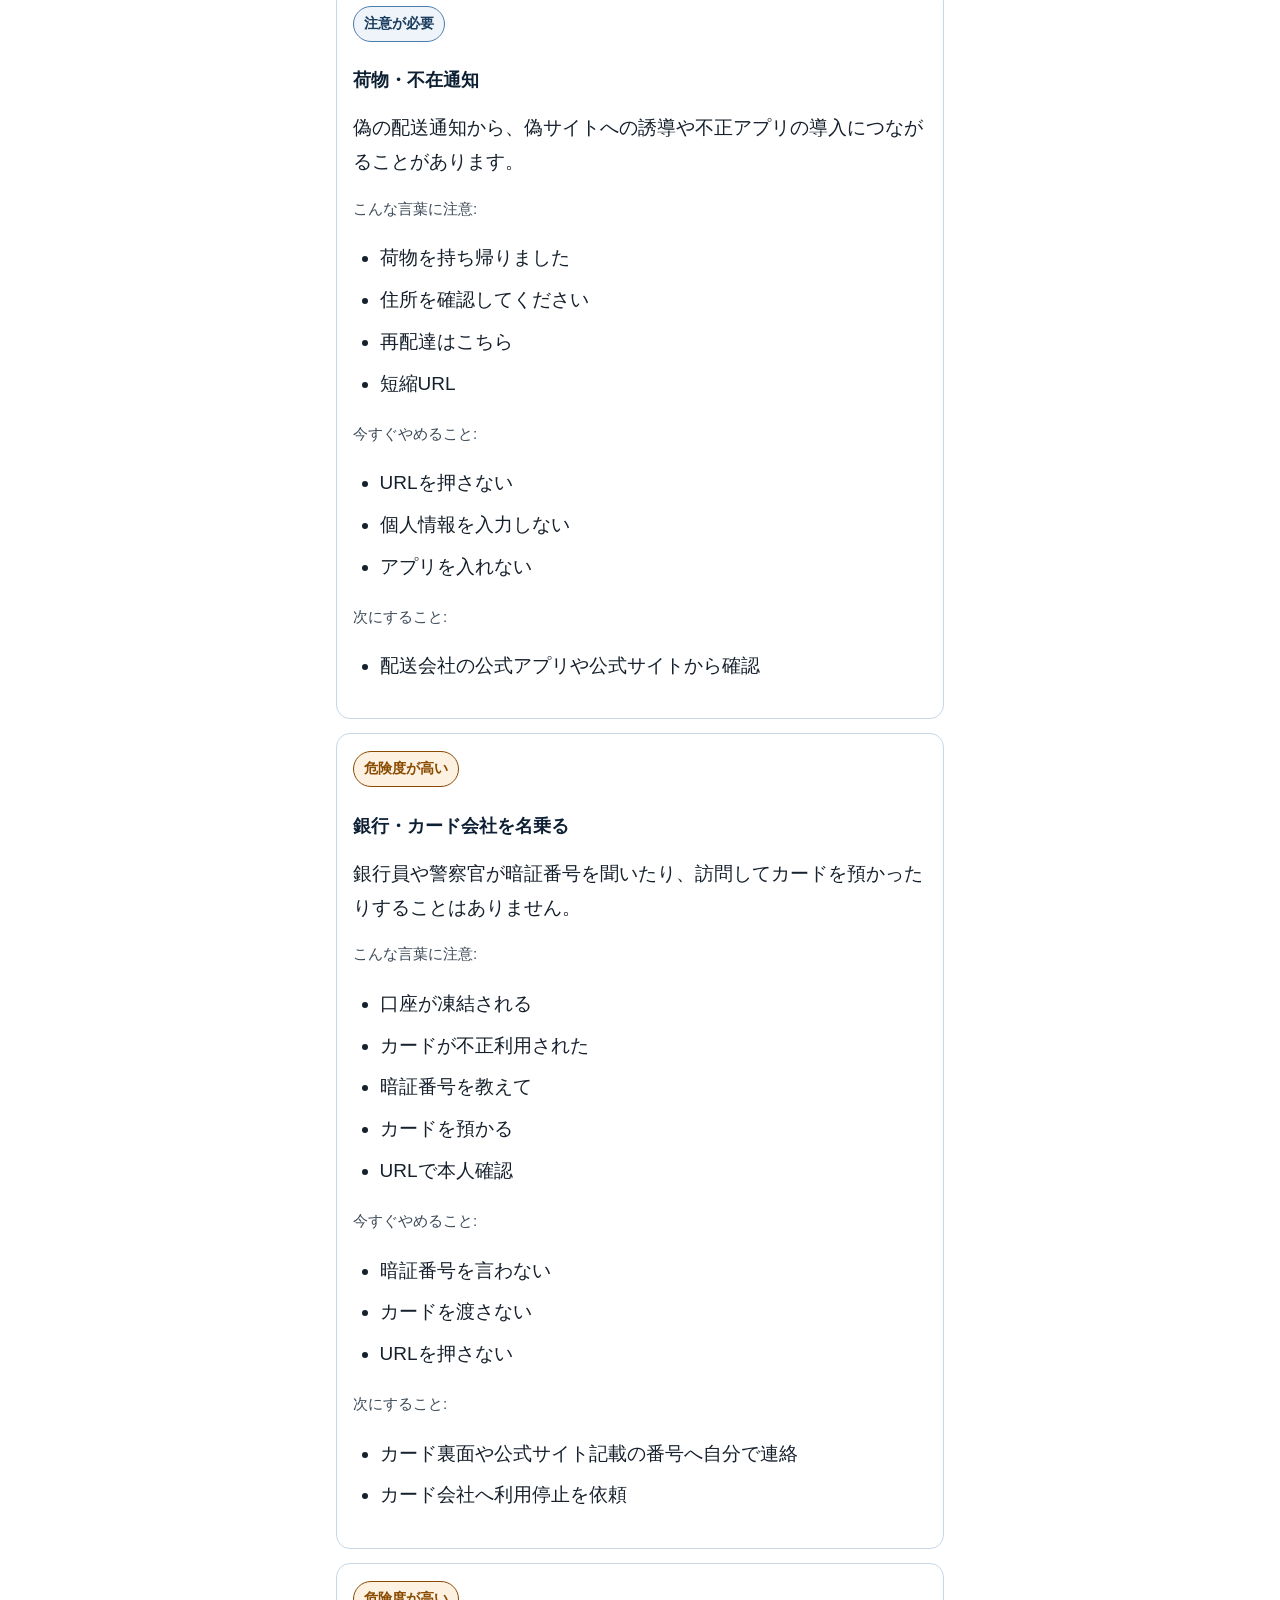
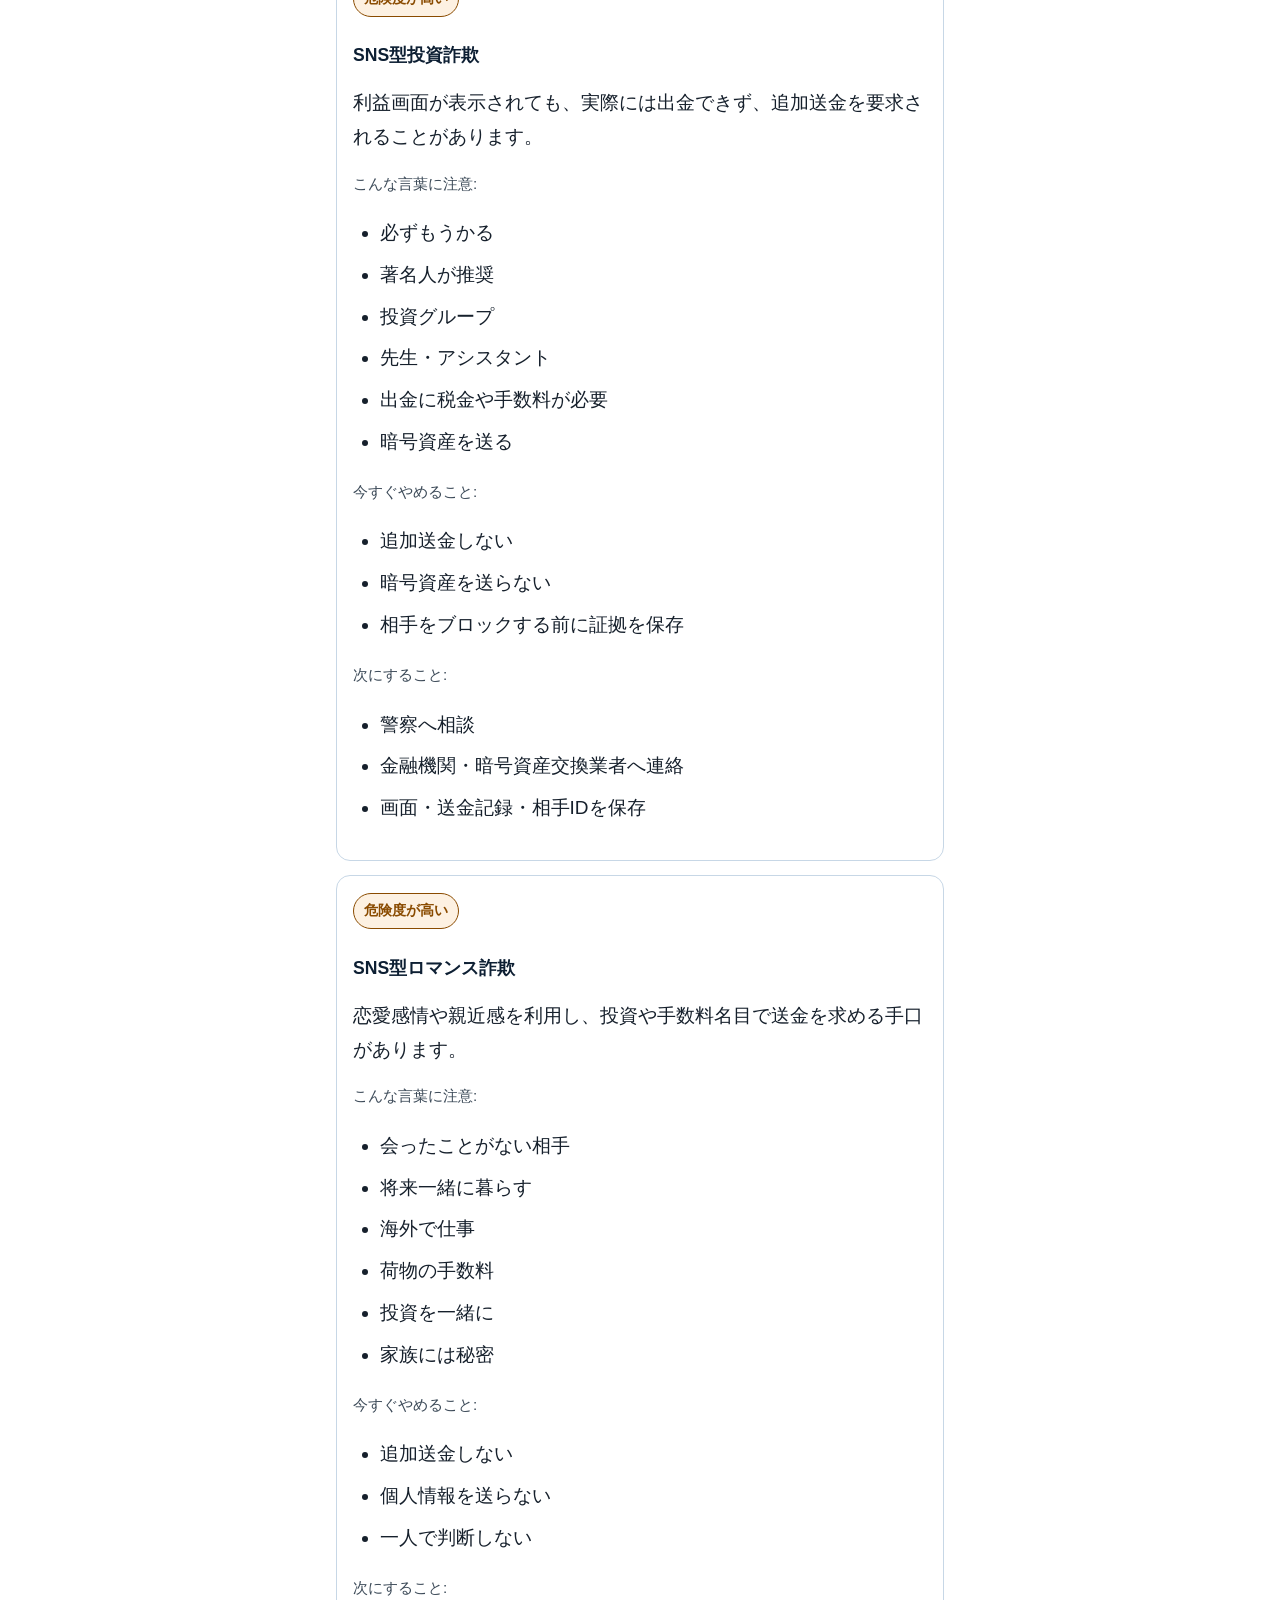
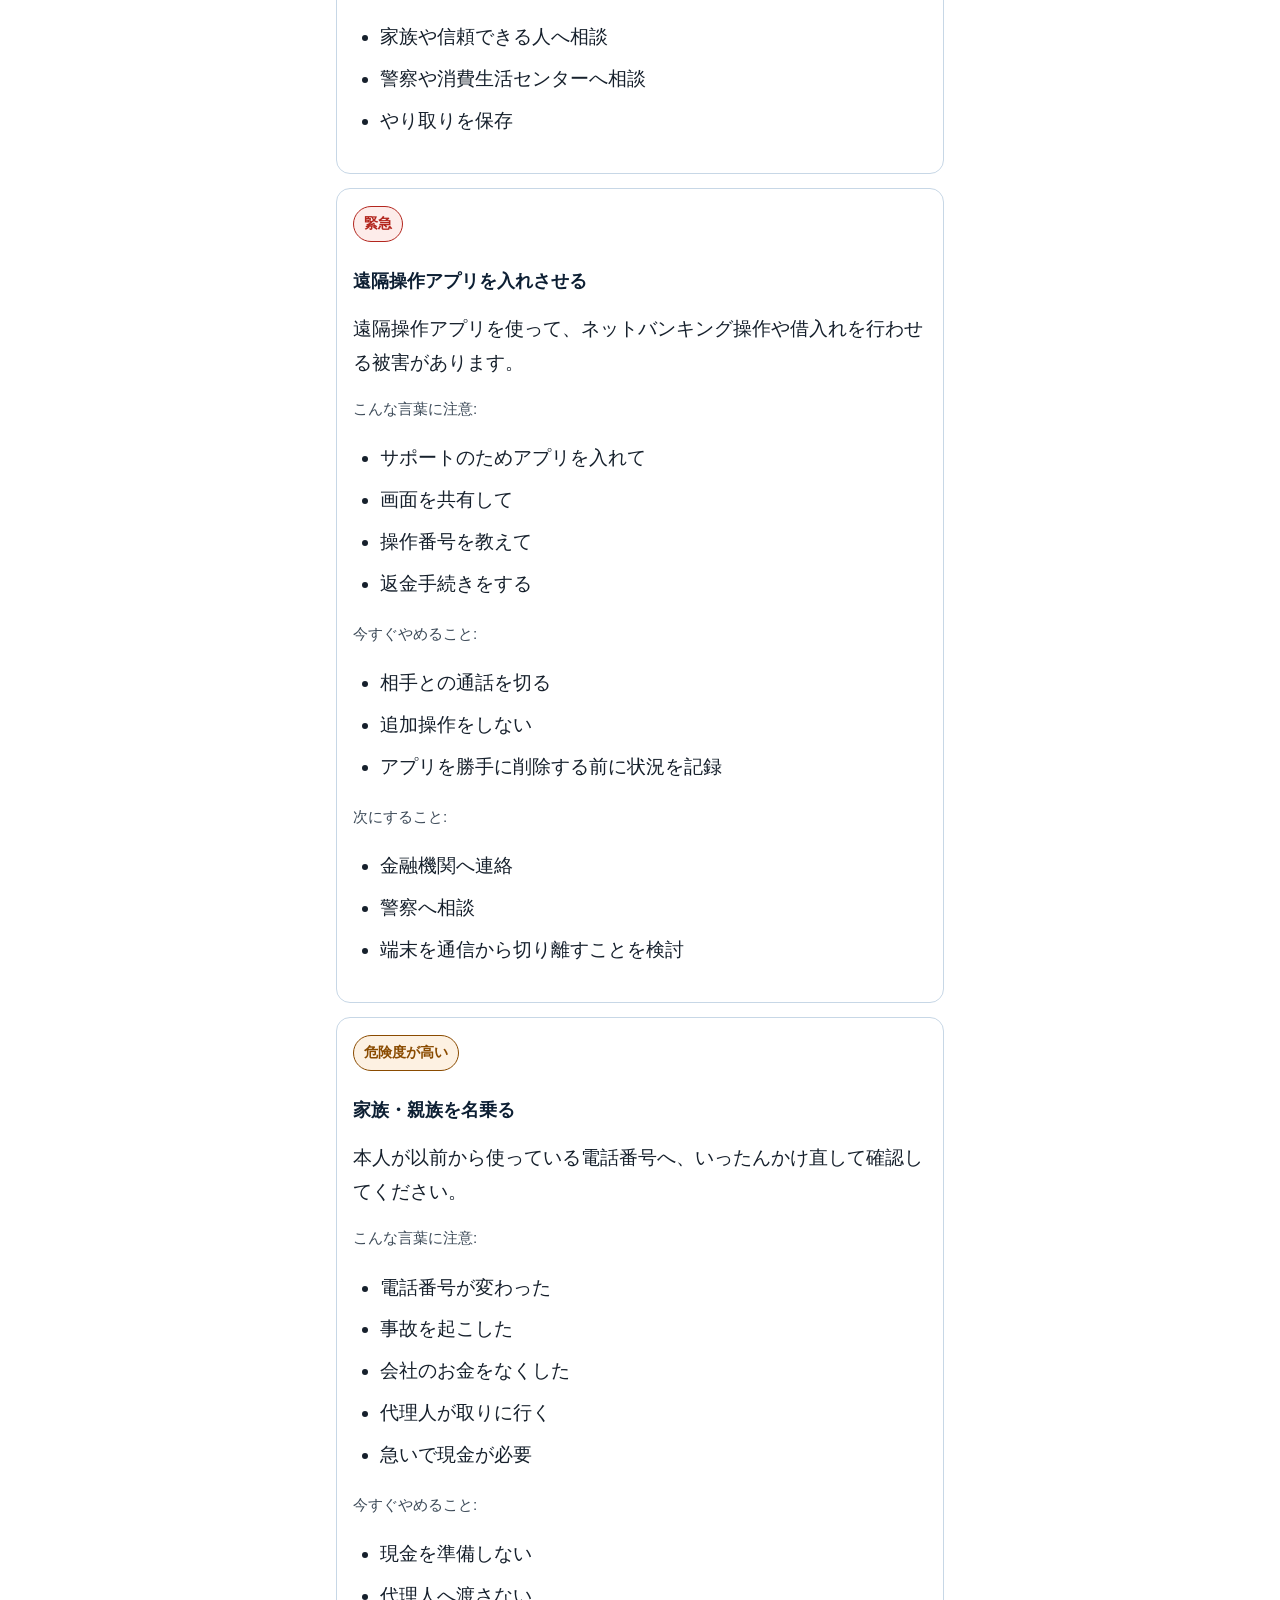
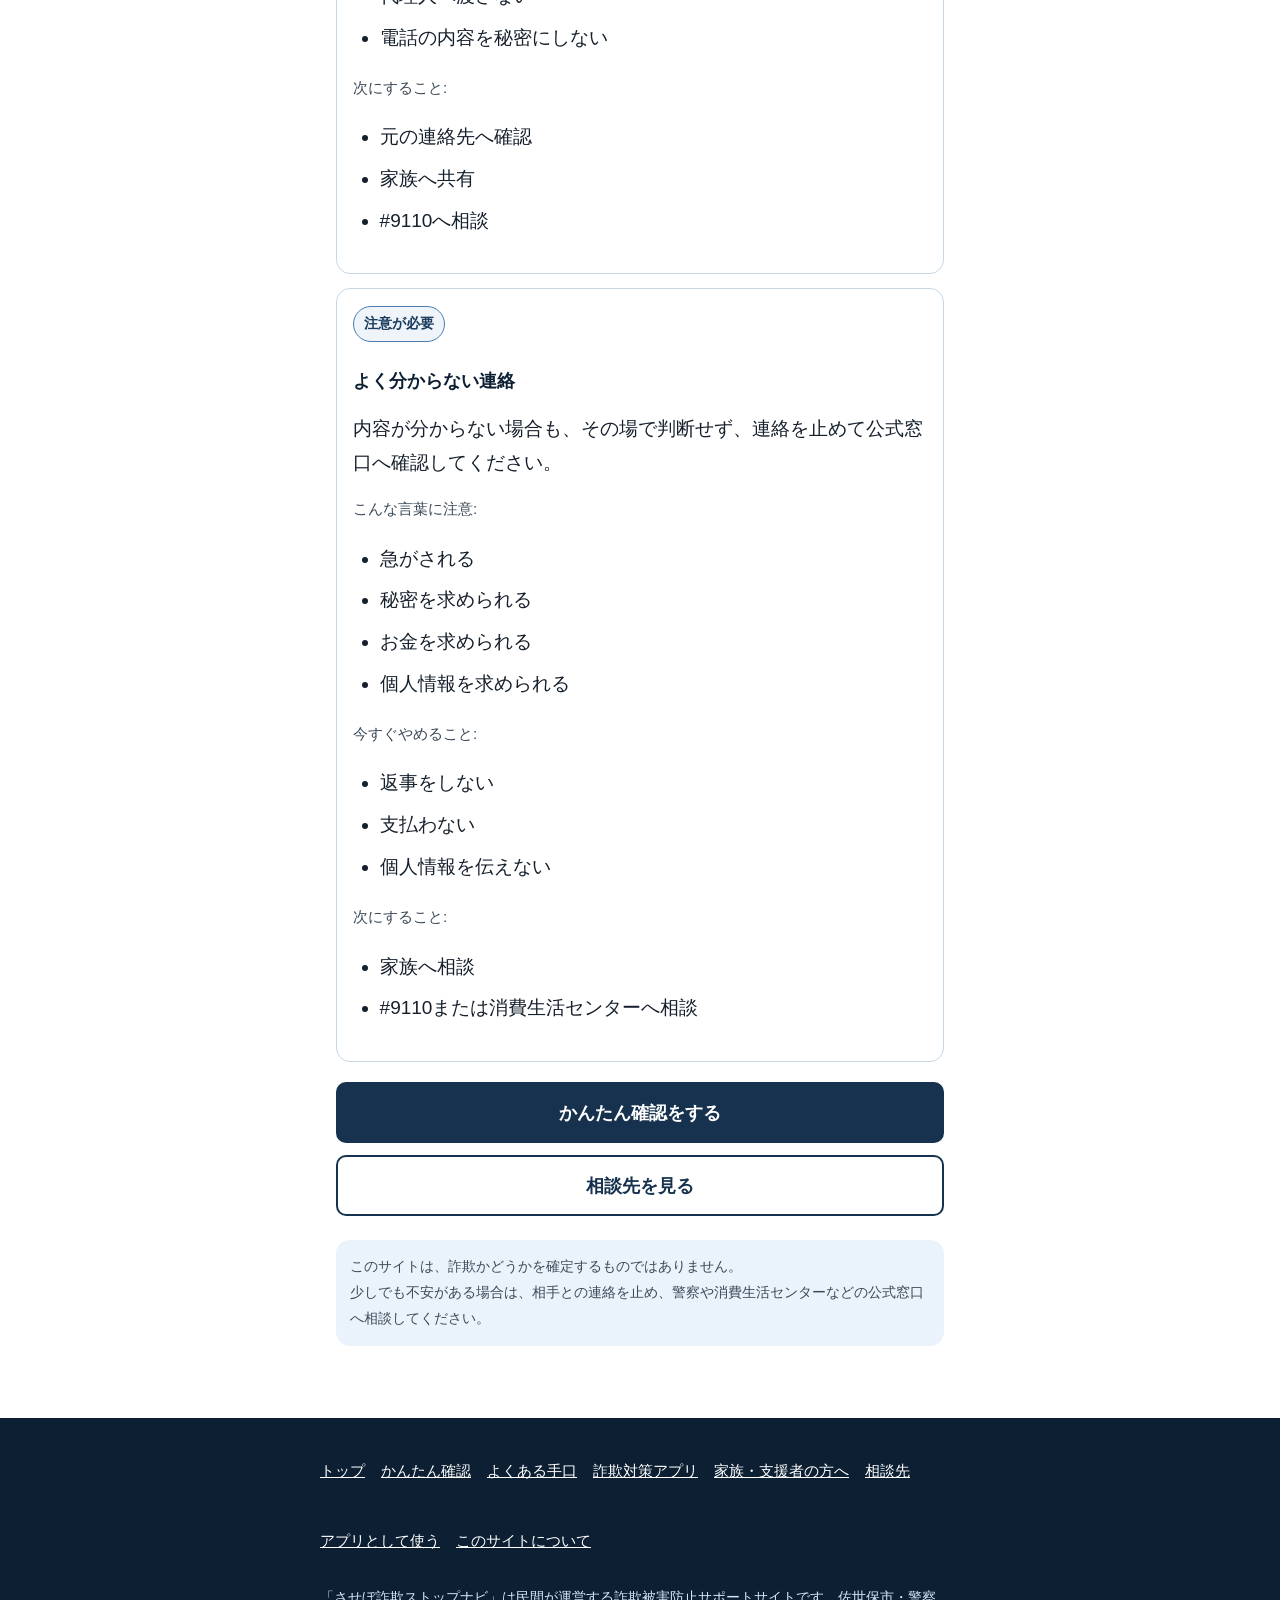
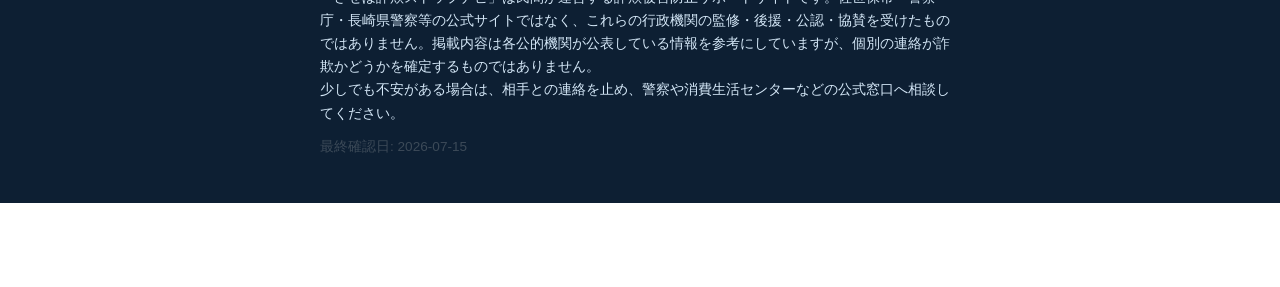
<file: patterns.html>
<!DOCTYPE html>
<html lang="ja">
<head>
<meta charset="UTF-8">
<meta name="viewport" content="width=device-width, initial-scale=1.0">
<title>よくある手口 | させぼ詐欺ストップナビ</title>
<meta name="description" content="警察官・検察官を名乗る、還付金、未納料金、投資、ロマンス詐欺など、よくある手口と注意すべき言葉、対応方法を一覧で紹介します。">
<link rel="manifest" href="./manifest.webmanifest">
<meta name="theme-color" content="#16324f">
<link rel="apple-touch-icon" href="./assets/icons/apple-touch-icon.png">
<meta name="apple-mobile-web-app-capable" content="yes">
<meta name="apple-mobile-web-app-status-bar-style" content="default">
<meta name="apple-mobile-web-app-title" content="詐欺ストップ">
<link rel="stylesheet" href="./assets/css/style.css">
</head>
<body>
<a class="skip-link" href="#main-content">本文へ移動</a>

<header class="site-header">
  <div class="site-header__inner">
    <div class="site-title-group">
    <a class="site-title" href="index.html">
      <span class="site-header__logo" aria-hidden="true">
        <svg viewBox="0 0 24 24" fill="none" xmlns="http://www.w3.org/2000/svg">
          <path d="M12 2l8 3v6c0 5-3.5 8.5-8 11-4.5-2.5-8-6-8-11V5l8-3z" stroke="#ffffff" stroke-width="1.5"/>
          <path d="M8.5 12l2.5 2.5 4.5-5" stroke="#ffffff" stroke-width="1.5" stroke-linecap="round" stroke-linejoin="round"/>
        </svg>
      </span>
      させぼ詐欺ストップナビ
    </a>
      <p class="site-subtitle">民間運営の詐欺被害防止サポートサイト</p>
    </div>
    <a class="header-home-link" href="index.html">トップへ</a>
  </div>
</header>

<div class="emergency-banner" role="note" aria-label="緊急時の案内">
  <p class="emergency-banner__title">
    <svg class="icon icon-emergency" viewBox="0 0 32 32" aria-hidden="true" focusable="false">
      <path d="M16 3 L30 28 L2 28 Z" fill="none" stroke="#b3261e" stroke-width="2.5" stroke-linejoin="round"/>
      <rect x="14.5" y="12" width="3" height="9" fill="#b3261e"/>
      <rect x="14.5" y="23" width="3" height="3" fill="#b3261e"/>
    </svg>
    今すぐ危険な場合
  </p>
  <p>相手が家に来る、現金やカードを取りに来る、脅されている場合は、すぐに110番してください。</p>
  <a class="emergency-call-button" href="tel:110" aria-label="警察110番へ今すぐ電話をかける">110番に電話する</a>
</div>

<main id="main-content">
  <h1>よくある手口</h1>
  <p>ここは詐欺について詳しく学ぶためのページではありません。似た連絡を受けたときに、落ち着いて次の行動を選べるように、よくある手口と対応方法をまとめています。心当たりがある場合は、<a href="check.html">かんたん確認</a>もあわせてご利用ください。</p>

  <div id="pattern-list"></div>

  <div class="btn-row">
    <a class="btn" href="check.html">かんたん確認をする</a>
    <a class="btn btn--secondary" href="contacts.html">相談先を見る</a>
  </div>

  <p class="disclaimer">
    このサイトは、詐欺かどうかを確定するものではありません。<br>
    少しでも不安がある場合は、相手との連絡を止め、警察や消費生活センターなどの公式窓口へ相談してください。
  </p>
</main>

<footer class="site-footer">
  <div class="site-footer__inner">
    <nav aria-label="サイト内リンク">
      <ul class="footer-nav">
        <li><a href="index.html">トップ</a></li>
        <li><a href="check.html">かんたん確認</a></li>
        <li><a href="patterns.html">よくある手口</a></li>
        <li><a href="apps.html">詐欺対策アプリ</a></li>
        <li><a href="supporters.html">家族・支援者の方へ</a></li>
        <li><a href="contacts.html">相談先</a></li>
        <li><a href="use-as-app.html">アプリとして使う</a></li>
        <li><a href="about.html">このサイトについて</a></li>
      </ul>
    </nav>
    <p class="footer-disclaimer">
      「させぼ詐欺ストップナビ」は民間が運営する詐欺被害防止サポートサイトです。佐世保市・警察庁・長崎県警察等の公式サイトではなく、これらの行政機関の監修・後援・公認・協賛を受けたものではありません。掲載内容は各公的機関が公表している情報を参考にしていますが、個別の連絡が詐欺かどうかを確定するものではありません。<br>
      少しでも不安がある場合は、相手との連絡を止め、警察や消費生活センターなどの公式窓口へ相談してください。
    </p>
    <p class="last-reviewed" data-last-reviewed>最終確認日を読み込み中です。</p>
  </div>
</footer>

<div class="fixed-cta">
  <a class="fixed-cta__link" href="contacts.html">相談する(相談先を見る)</a>
</div>

<script src="./assets/js/app.js"></script>
<script src="./assets/js/pwa.js"></script>
<script src="./assets/js/data-loader.js"></script>
<script>
  DataLoader.loadPatterns().then(function (result) {
    var patterns = result.data.patterns || [];
    AppCommon.renderPatternCards(patterns, document.getElementById("pattern-list"), { detailed: true });
    if (result.usedFallback) {
      AppCommon.showDataFallbackNotice(document.getElementById("pattern-list"));
    }
  });
  DataLoader.loadContacts().then(function (result) {
    AppCommon.renderLastReviewed(result.data.lastReviewed);
  });
</script>
</body>
</html>
</file>
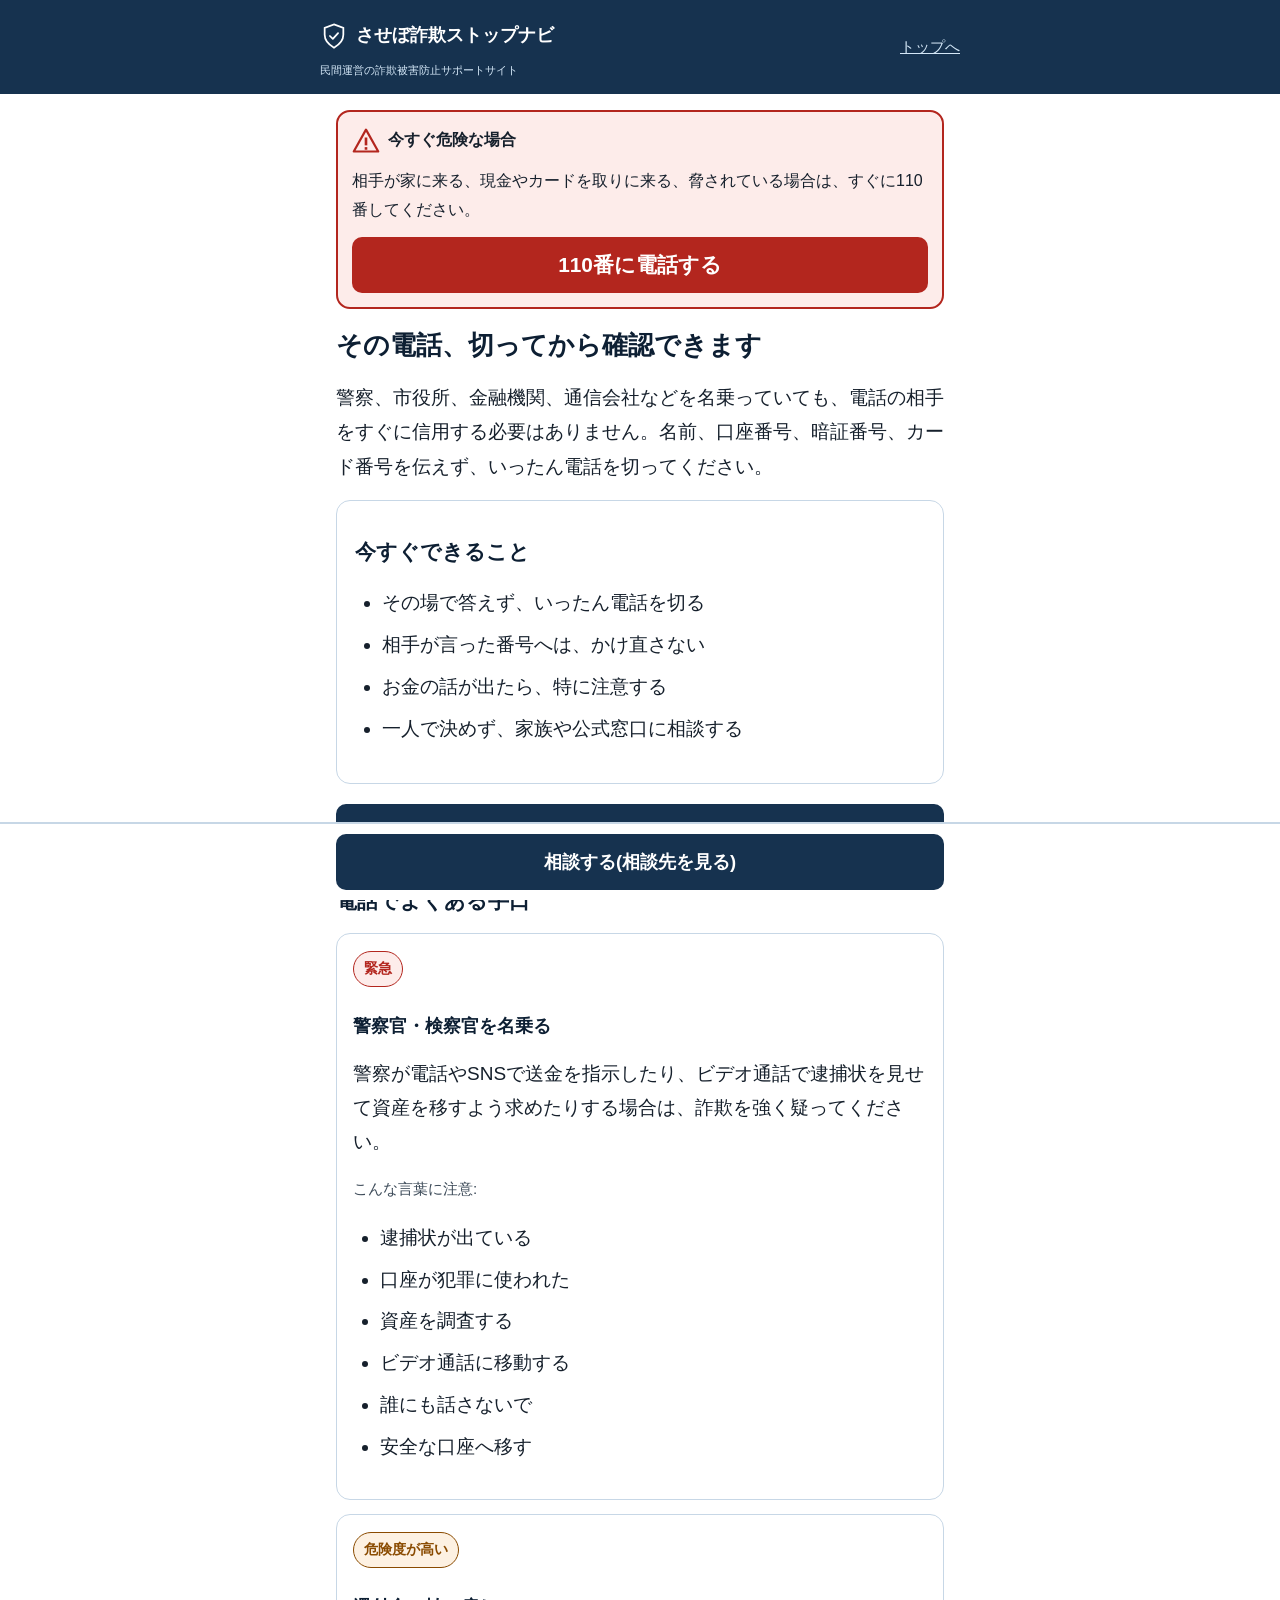
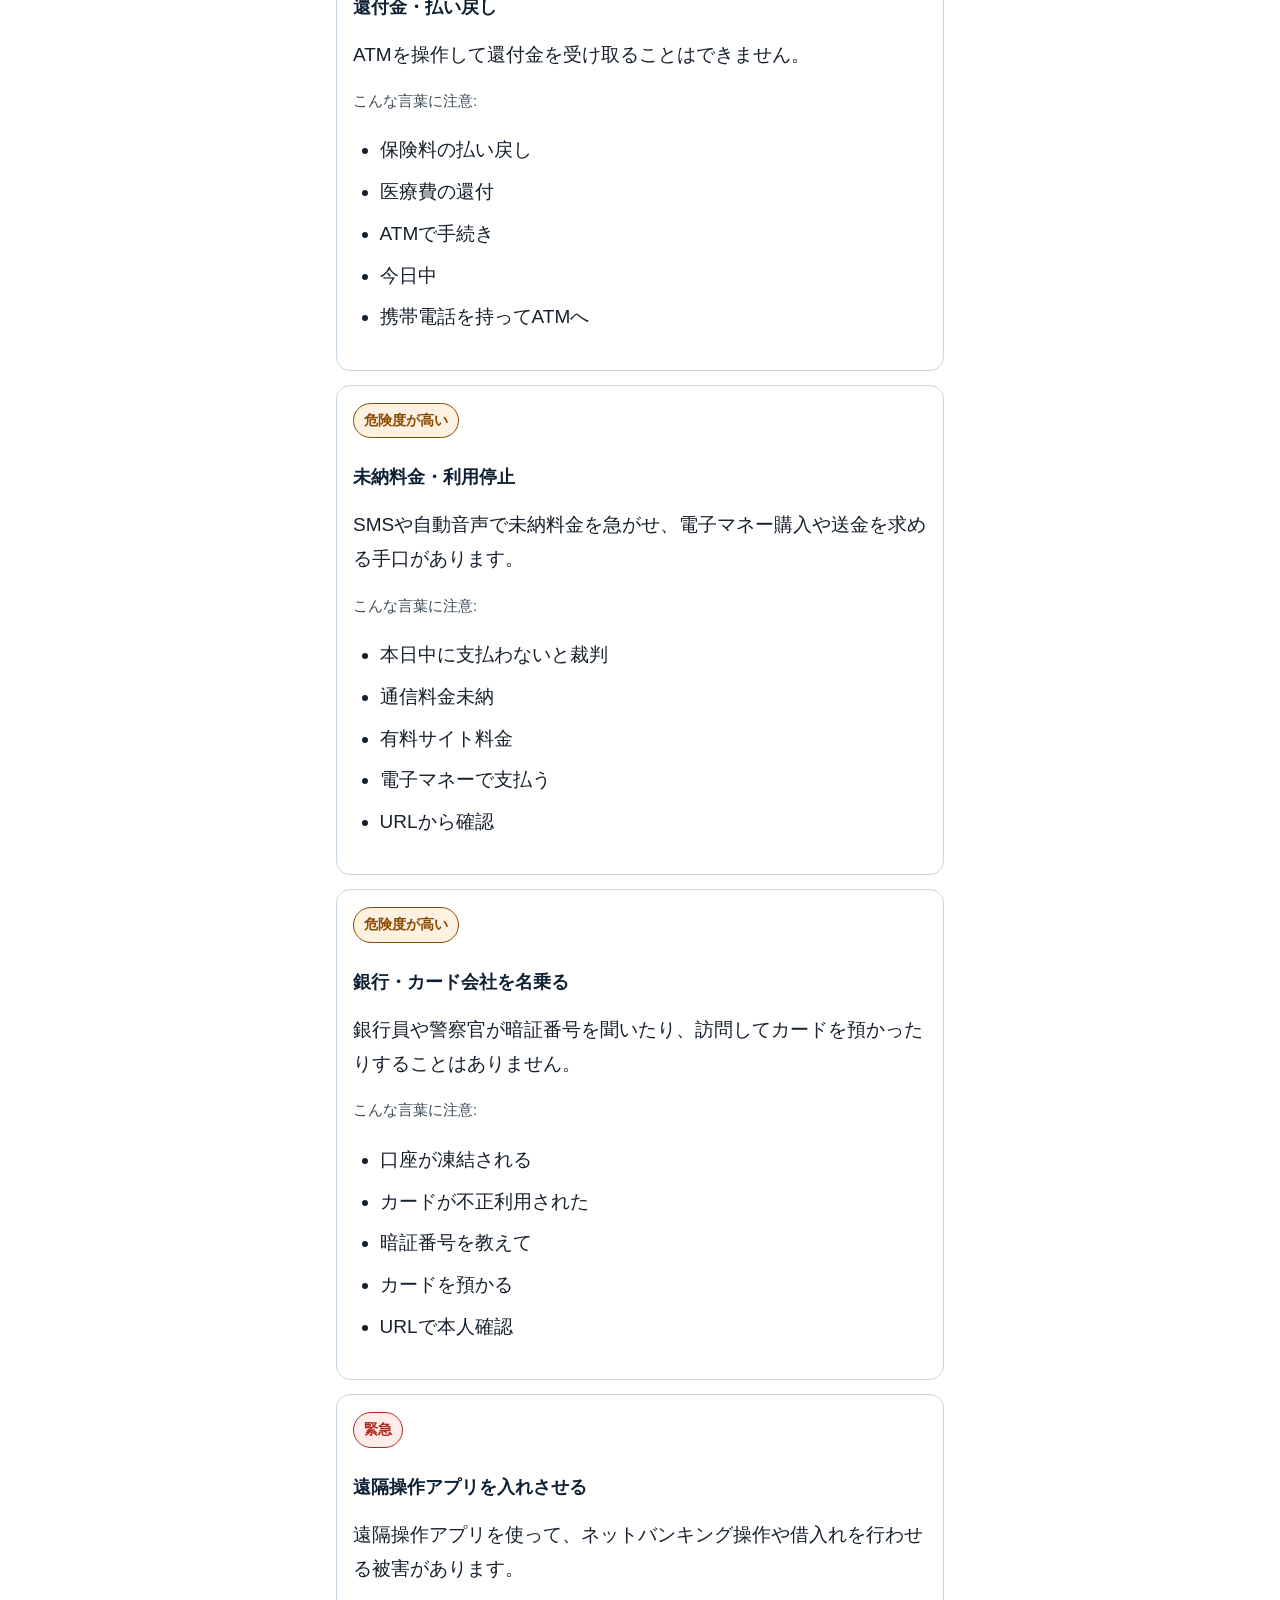
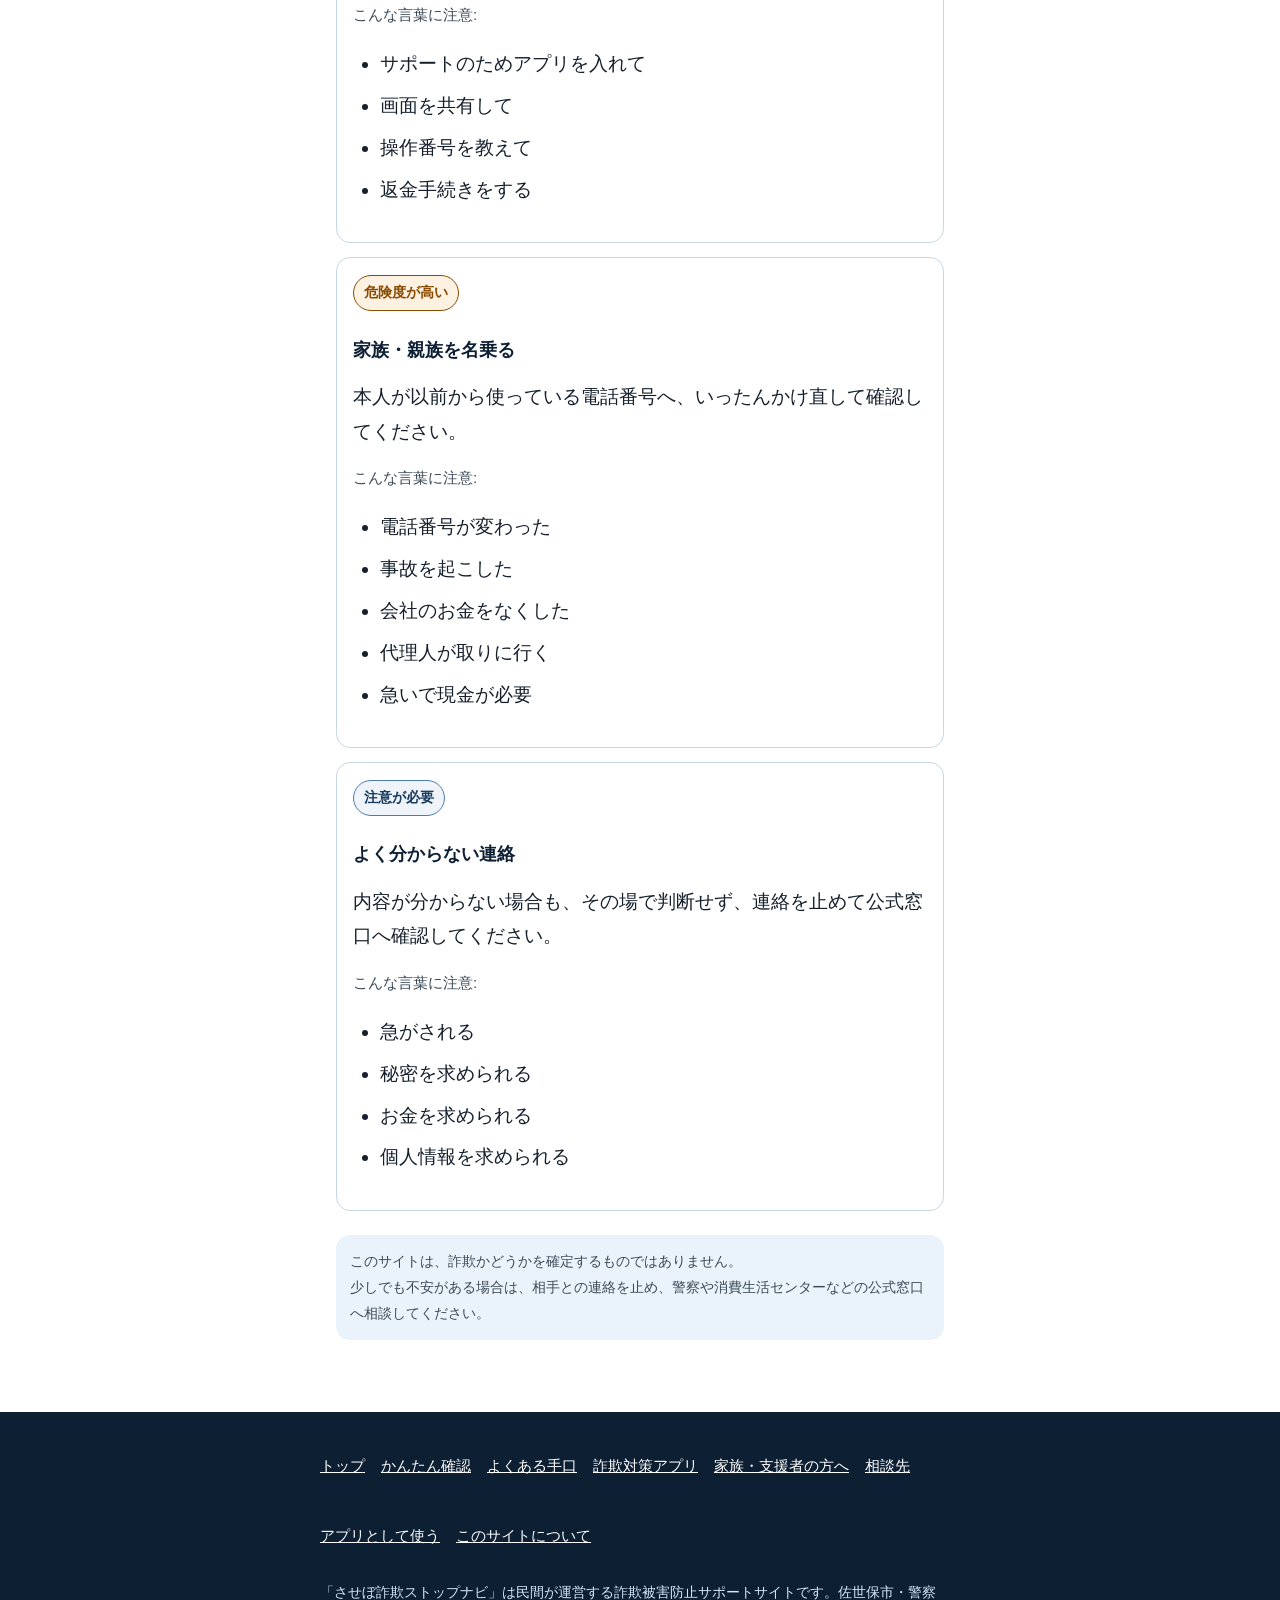
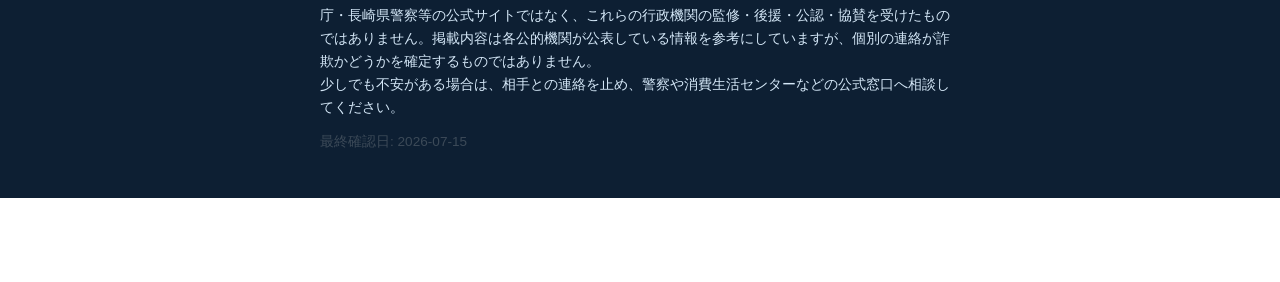
<file: phone.html>
<!DOCTYPE html>
<html lang="ja">
<head>
<meta charset="UTF-8">
<meta name="viewport" content="width=device-width, initial-scale=1.0">
<title>電話がかかってきた | させぼ詐欺ストップナビ</title>
<meta name="description" content="警察・市役所・金融機関などを名乗る電話でも、すぐに信用する必要はありません。まず電話を切って確認する方法を案内します。">
<link rel="manifest" href="./manifest.webmanifest">
<meta name="theme-color" content="#16324f">
<link rel="apple-touch-icon" href="./assets/icons/apple-touch-icon.png">
<meta name="apple-mobile-web-app-capable" content="yes">
<meta name="apple-mobile-web-app-status-bar-style" content="default">
<meta name="apple-mobile-web-app-title" content="詐欺ストップ">
<link rel="stylesheet" href="./assets/css/style.css">
</head>
<body>
<a class="skip-link" href="#main-content">本文へ移動</a>

<header class="site-header">
  <div class="site-header__inner">
    <div class="site-title-group">
    <a class="site-title" href="index.html">
      <span class="site-header__logo" aria-hidden="true">
        <svg viewBox="0 0 24 24" fill="none" xmlns="http://www.w3.org/2000/svg">
          <path d="M12 2l8 3v6c0 5-3.5 8.5-8 11-4.5-2.5-8-6-8-11V5l8-3z" stroke="#ffffff" stroke-width="1.5"/>
          <path d="M8.5 12l2.5 2.5 4.5-5" stroke="#ffffff" stroke-width="1.5" stroke-linecap="round" stroke-linejoin="round"/>
        </svg>
      </span>
      させぼ詐欺ストップナビ
    </a>
      <p class="site-subtitle">民間運営の詐欺被害防止サポートサイト</p>
    </div>
    <a class="header-home-link" href="index.html">トップへ</a>
  </div>
</header>

<div class="emergency-banner" role="note" aria-label="緊急時の案内">
  <p class="emergency-banner__title">
    <svg class="icon icon-emergency" viewBox="0 0 32 32" aria-hidden="true" focusable="false">
      <path d="M16 3 L30 28 L2 28 Z" fill="none" stroke="#b3261e" stroke-width="2.5" stroke-linejoin="round"/>
      <rect x="14.5" y="12" width="3" height="9" fill="#b3261e"/>
      <rect x="14.5" y="23" width="3" height="3" fill="#b3261e"/>
    </svg>
    今すぐ危険な場合
  </p>
  <p>相手が家に来る、現金やカードを取りに来る、脅されている場合は、すぐに110番してください。</p>
  <a class="emergency-call-button" href="tel:110" aria-label="警察110番へ今すぐ電話をかける">110番に電話する</a>
</div>

<main id="main-content">
  <h1>その電話、切ってから確認できます</h1>
  <p>警察、市役所、金融機関、通信会社などを名乗っていても、電話の相手をすぐに信用する必要はありません。名前、口座番号、暗証番号、カード番号を伝えず、いったん電話を切ってください。</p>

  <div class="card">
    <h2>今すぐできること</h2>
    <ul>
      <li>その場で答えず、いったん電話を切る</li>
      <li>相手が言った番号へは、かけ直さない</li>
      <li>お金の話が出たら、特に注意する</li>
      <li>一人で決めず、家族や公式窓口に相談する</li>
    </ul>
  </div>

  <div class="btn-row">
    <a class="btn" href="check.html?channel=phone">この電話について、かんたん確認する</a>
  </div>

  <section aria-labelledby="patterns-heading">
    <h2 id="patterns-heading">電話でよくある手口</h2>
    <div id="pattern-list"></div>
  </section>

  <p class="disclaimer">
    このサイトは、詐欺かどうかを確定するものではありません。<br>
    少しでも不安がある場合は、相手との連絡を止め、警察や消費生活センターなどの公式窓口へ相談してください。
  </p>
</main>

<footer class="site-footer">
  <div class="site-footer__inner">
    <nav aria-label="サイト内リンク">
      <ul class="footer-nav">
        <li><a href="index.html">トップ</a></li>
        <li><a href="check.html">かんたん確認</a></li>
        <li><a href="patterns.html">よくある手口</a></li>
        <li><a href="apps.html">詐欺対策アプリ</a></li>
        <li><a href="supporters.html">家族・支援者の方へ</a></li>
        <li><a href="contacts.html">相談先</a></li>
        <li><a href="use-as-app.html">アプリとして使う</a></li>
        <li><a href="about.html">このサイトについて</a></li>
      </ul>
    </nav>
    <p class="footer-disclaimer">
      「させぼ詐欺ストップナビ」は民間が運営する詐欺被害防止サポートサイトです。佐世保市・警察庁・長崎県警察等の公式サイトではなく、これらの行政機関の監修・後援・公認・協賛を受けたものではありません。掲載内容は各公的機関が公表している情報を参考にしていますが、個別の連絡が詐欺かどうかを確定するものではありません。<br>
      少しでも不安がある場合は、相手との連絡を止め、警察や消費生活センターなどの公式窓口へ相談してください。
    </p>
    <p class="last-reviewed" data-last-reviewed>最終確認日を読み込み中です。</p>
  </div>
</footer>

<div class="fixed-cta">
  <a class="fixed-cta__link" href="contacts.html">相談する(相談先を見る)</a>
</div>

<script src="./assets/js/app.js"></script>
<script src="./assets/js/pwa.js"></script>
<script src="./assets/js/data-loader.js"></script>
<script>
  DataLoader.loadPatterns().then(function (result) {
    var patterns = (result.data.patterns || []).filter(function (p) {
      return p.channels && p.channels.indexOf("phone") !== -1;
    });
    AppCommon.renderPatternCards(patterns, document.getElementById("pattern-list"));
    if (result.usedFallback) {
      AppCommon.showDataFallbackNotice(document.getElementById("pattern-list"));
    }
  });
  DataLoader.loadContacts().then(function (result) {
    AppCommon.renderLastReviewed(result.data.lastReviewed);
  });
</script>
</body>
</html>
</file>
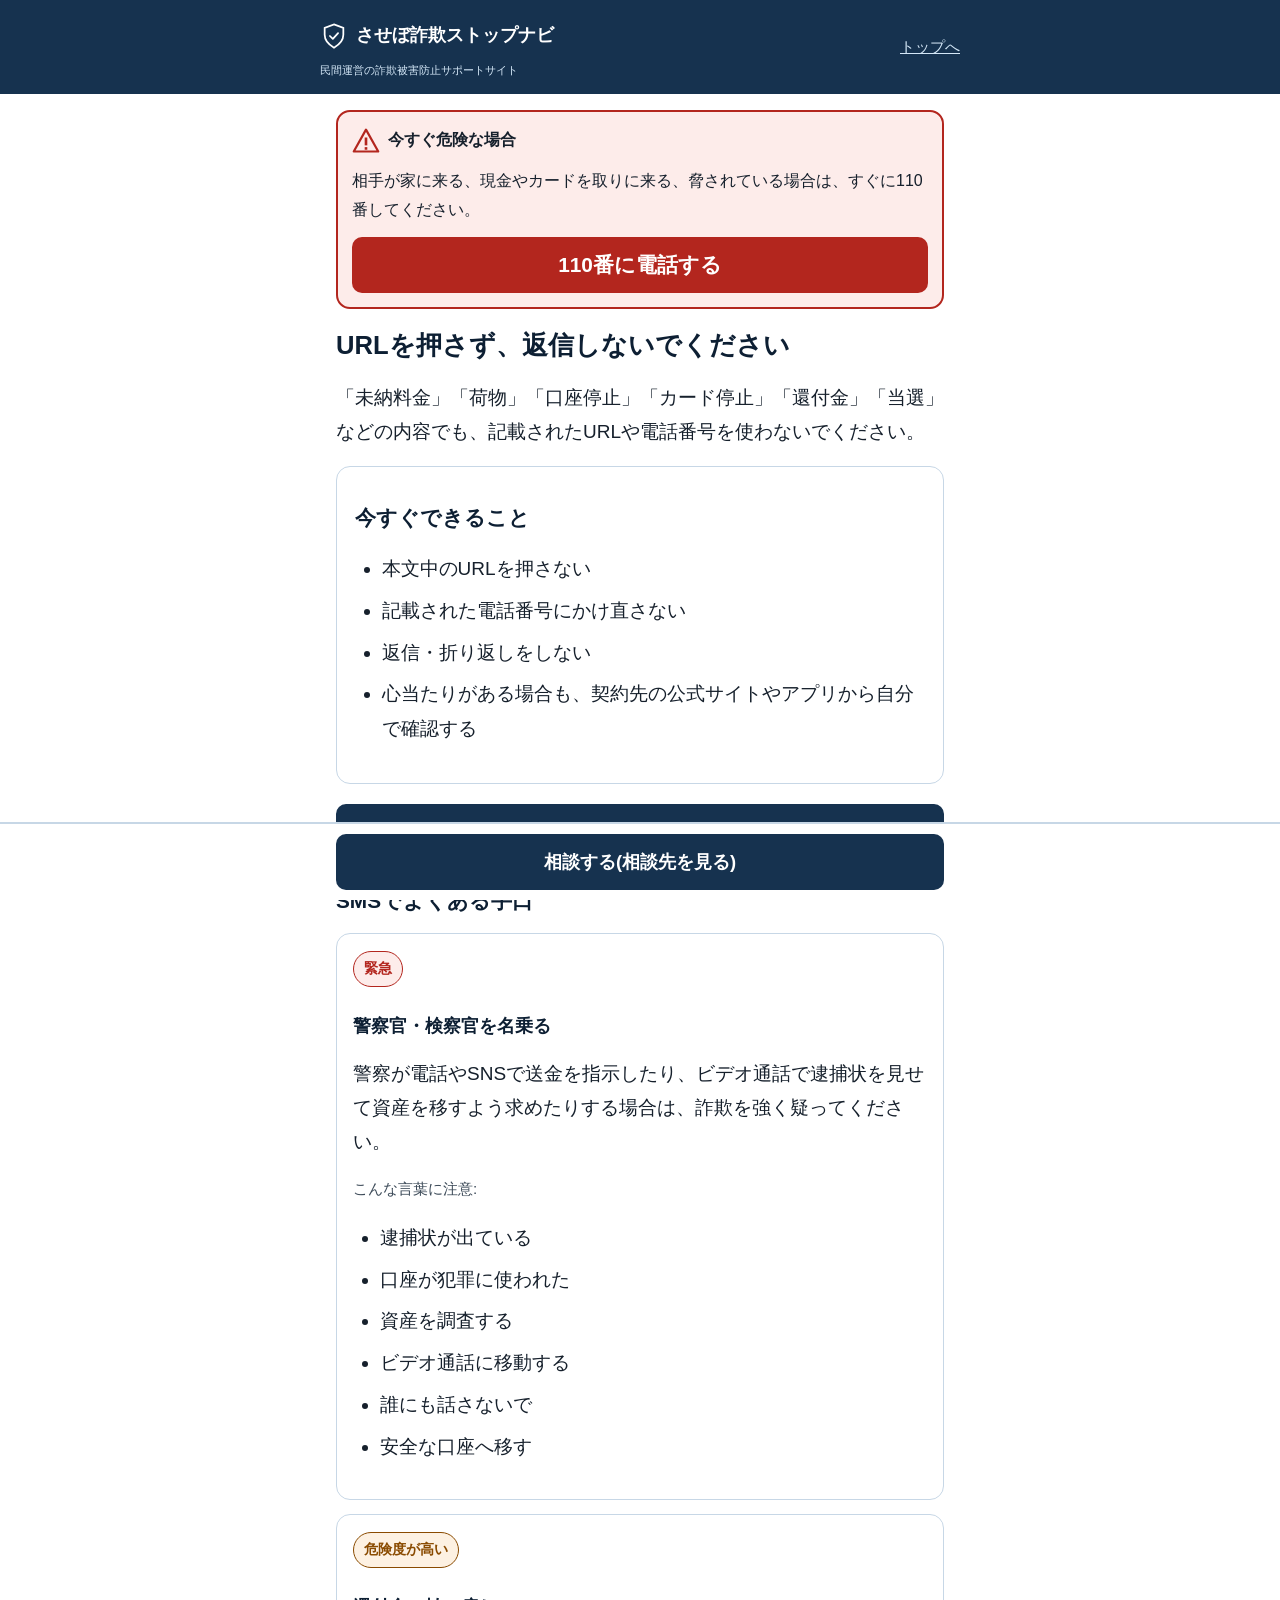
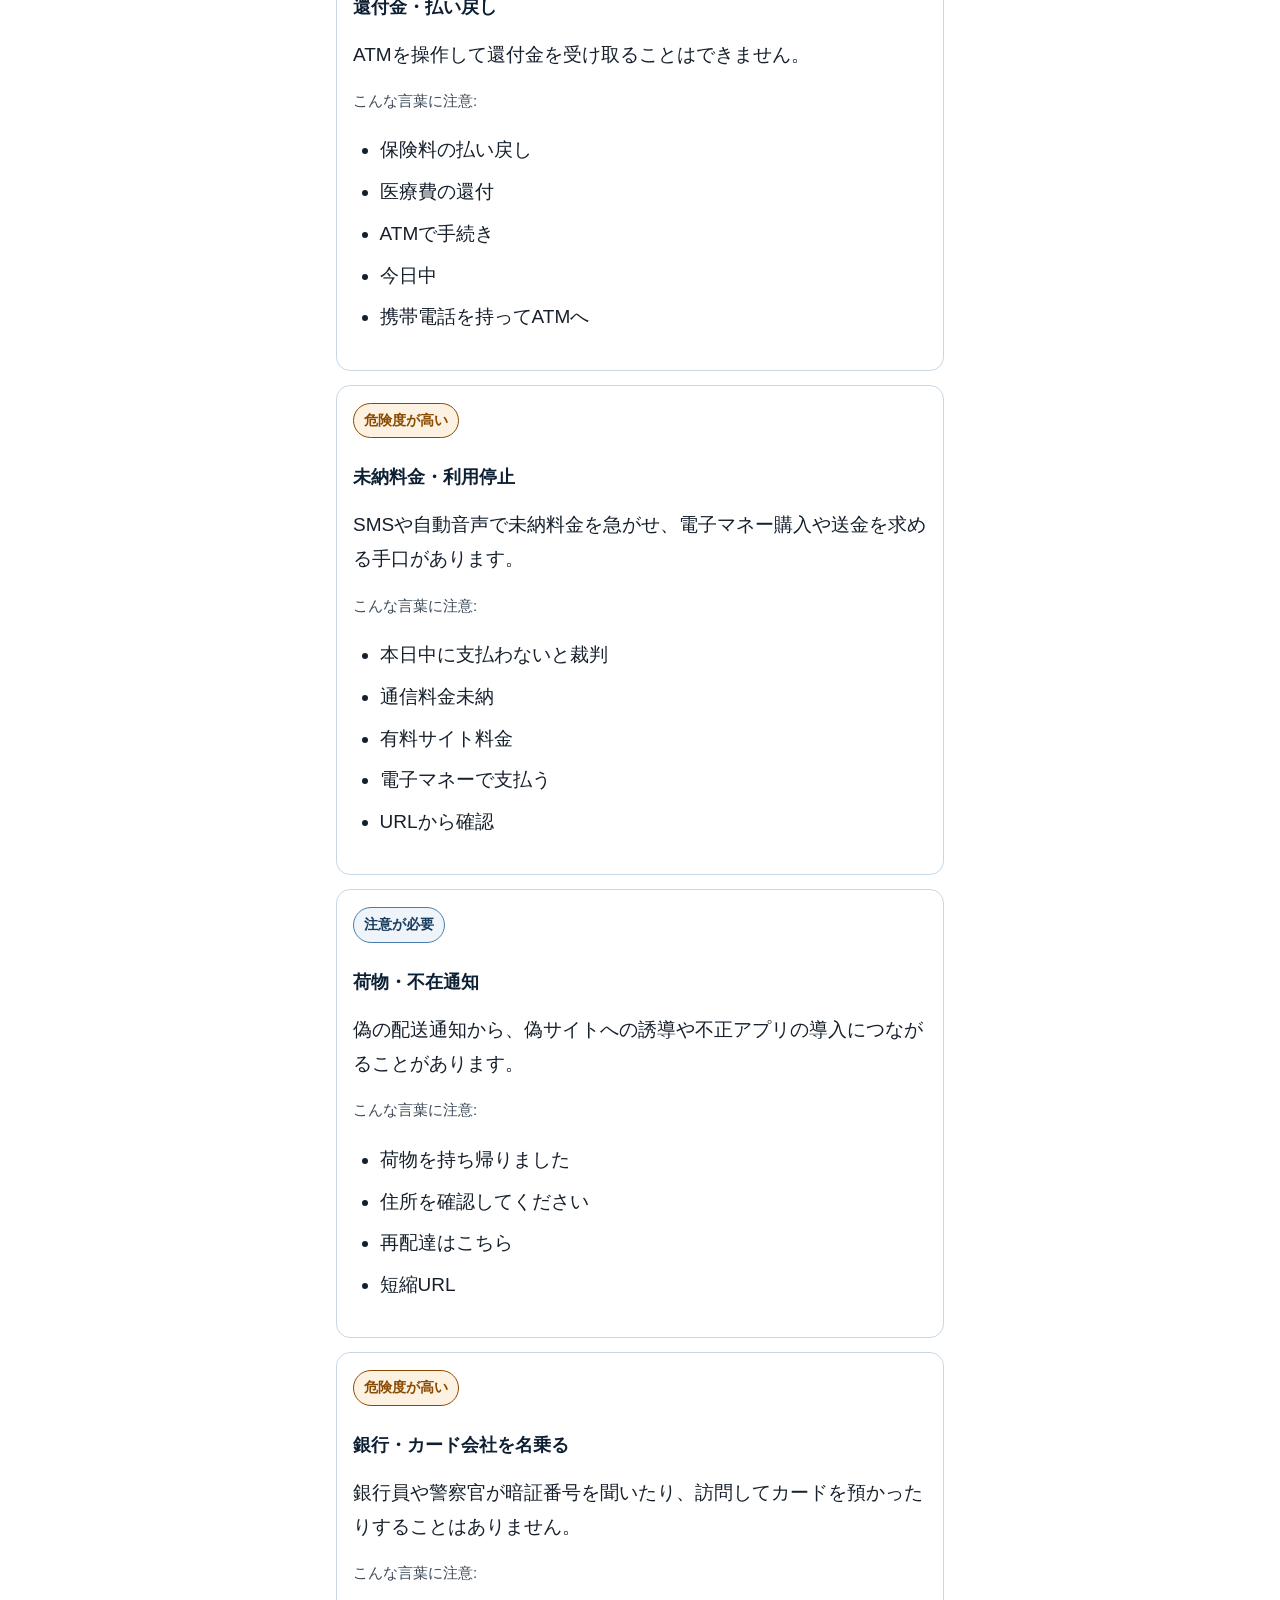
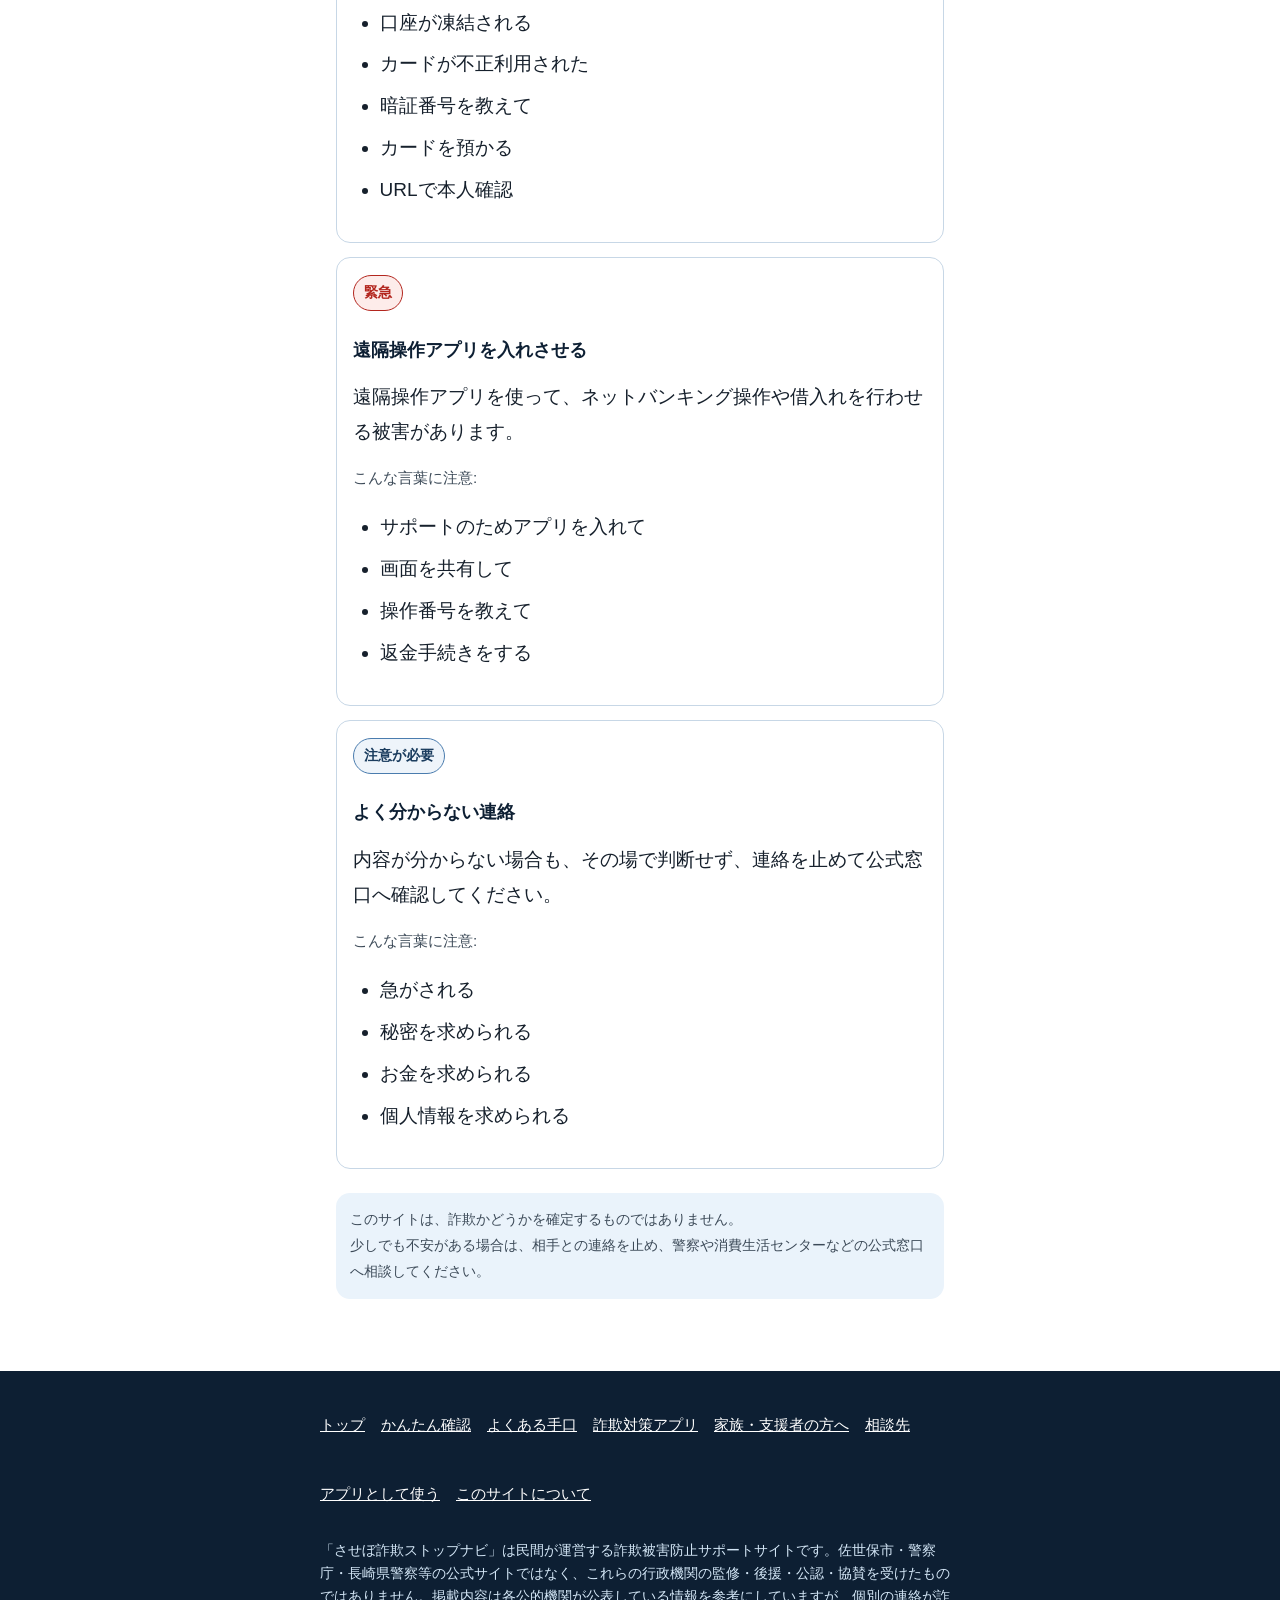
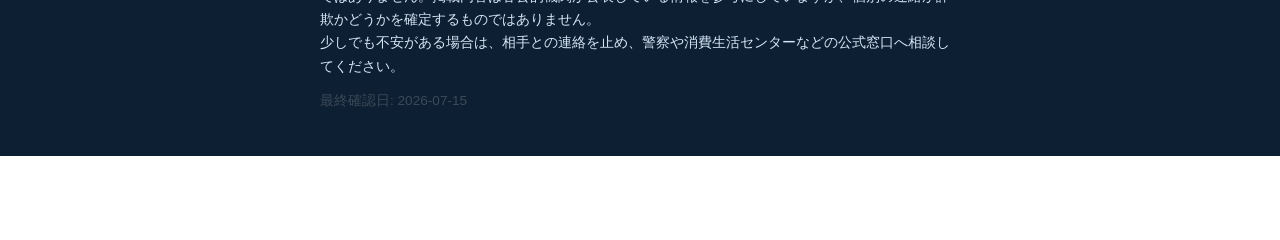
<file: sms-mail.html>
<!DOCTYPE html>
<html lang="ja">
<head>
<meta charset="UTF-8">
<meta name="viewport" content="width=device-width, initial-scale=1.0">
<title>SMS・メールが届いた | させぼ詐欺ストップナビ</title>
<meta name="description" content="未納料金・還付金・荷物の不在通知などを装ったSMS・メールでも、URLを押さず、返信しないでください。">
<link rel="manifest" href="./manifest.webmanifest">
<meta name="theme-color" content="#16324f">
<link rel="apple-touch-icon" href="./assets/icons/apple-touch-icon.png">
<meta name="apple-mobile-web-app-capable" content="yes">
<meta name="apple-mobile-web-app-status-bar-style" content="default">
<meta name="apple-mobile-web-app-title" content="詐欺ストップ">
<link rel="stylesheet" href="./assets/css/style.css">
</head>
<body>
<a class="skip-link" href="#main-content">本文へ移動</a>

<header class="site-header">
  <div class="site-header__inner">
    <div class="site-title-group">
    <a class="site-title" href="index.html">
      <span class="site-header__logo" aria-hidden="true">
        <svg viewBox="0 0 24 24" fill="none" xmlns="http://www.w3.org/2000/svg">
          <path d="M12 2l8 3v6c0 5-3.5 8.5-8 11-4.5-2.5-8-6-8-11V5l8-3z" stroke="#ffffff" stroke-width="1.5"/>
          <path d="M8.5 12l2.5 2.5 4.5-5" stroke="#ffffff" stroke-width="1.5" stroke-linecap="round" stroke-linejoin="round"/>
        </svg>
      </span>
      させぼ詐欺ストップナビ
    </a>
      <p class="site-subtitle">民間運営の詐欺被害防止サポートサイト</p>
    </div>
    <a class="header-home-link" href="index.html">トップへ</a>
  </div>
</header>

<div class="emergency-banner" role="note" aria-label="緊急時の案内">
  <p class="emergency-banner__title">
    <svg class="icon icon-emergency" viewBox="0 0 32 32" aria-hidden="true" focusable="false">
      <path d="M16 3 L30 28 L2 28 Z" fill="none" stroke="#b3261e" stroke-width="2.5" stroke-linejoin="round"/>
      <rect x="14.5" y="12" width="3" height="9" fill="#b3261e"/>
      <rect x="14.5" y="23" width="3" height="3" fill="#b3261e"/>
    </svg>
    今すぐ危険な場合
  </p>
  <p>相手が家に来る、現金やカードを取りに来る、脅されている場合は、すぐに110番してください。</p>
  <a class="emergency-call-button" href="tel:110" aria-label="警察110番へ今すぐ電話をかける">110番に電話する</a>
</div>

<main id="main-content">
  <h1>URLを押さず、返信しないでください</h1>
  <p>「未納料金」「荷物」「口座停止」「カード停止」「還付金」「当選」などの内容でも、記載されたURLや電話番号を使わないでください。</p>

  <div class="card">
    <h2>今すぐできること</h2>
    <ul>
      <li>本文中のURLを押さない</li>
      <li>記載された電話番号にかけ直さない</li>
      <li>返信・折り返しをしない</li>
      <li>心当たりがある場合も、契約先の公式サイトやアプリから自分で確認する</li>
    </ul>
  </div>

  <div class="btn-row">
    <a class="btn" id="check-link" href="check.html?channel=sms">このメッセージについて、かんたん確認する</a>
  </div>

  <section aria-labelledby="patterns-heading">
    <h2 id="patterns-heading">よくある手口</h2>
    <div id="pattern-list"></div>
  </section>

  <p class="disclaimer">
    このサイトは、詐欺かどうかを確定するものではありません。<br>
    少しでも不安がある場合は、相手との連絡を止め、警察や消費生活センターなどの公式窓口へ相談してください。
  </p>
</main>

<footer class="site-footer">
  <div class="site-footer__inner">
    <nav aria-label="サイト内リンク">
      <ul class="footer-nav">
        <li><a href="index.html">トップ</a></li>
        <li><a href="check.html">かんたん確認</a></li>
        <li><a href="patterns.html">よくある手口</a></li>
        <li><a href="apps.html">詐欺対策アプリ</a></li>
        <li><a href="supporters.html">家族・支援者の方へ</a></li>
        <li><a href="contacts.html">相談先</a></li>
        <li><a href="use-as-app.html">アプリとして使う</a></li>
        <li><a href="about.html">このサイトについて</a></li>
      </ul>
    </nav>
    <p class="footer-disclaimer">
      「させぼ詐欺ストップナビ」は民間が運営する詐欺被害防止サポートサイトです。佐世保市・警察庁・長崎県警察等の公式サイトではなく、これらの行政機関の監修・後援・公認・協賛を受けたものではありません。掲載内容は各公的機関が公表している情報を参考にしていますが、個別の連絡が詐欺かどうかを確定するものではありません。<br>
      少しでも不安がある場合は、相手との連絡を止め、警察や消費生活センターなどの公式窓口へ相談してください。
    </p>
    <p class="last-reviewed" data-last-reviewed>最終確認日を読み込み中です。</p>
  </div>
</footer>

<div class="fixed-cta">
  <a class="fixed-cta__link" href="contacts.html">相談する(相談先を見る)</a>
</div>

<script src="./assets/js/app.js"></script>
<script src="./assets/js/pwa.js"></script>
<script src="./assets/js/data-loader.js"></script>
<script>
  var type = AppCommon.getSafeParam("type", ["sms", "email"]) || "sms";
  var checkLink = document.getElementById("check-link");
  checkLink.href = "check.html?channel=" + type;
  document.getElementById("patterns-heading").textContent =
    (type === "email" ? "メール" : "SMS") + "でよくある手口";

  DataLoader.loadPatterns().then(function (result) {
    var patterns = (result.data.patterns || []).filter(function (p) {
      return p.channels && p.channels.indexOf(type) !== -1;
    });
    AppCommon.renderPatternCards(patterns, document.getElementById("pattern-list"));
    if (result.usedFallback) {
      AppCommon.showDataFallbackNotice(document.getElementById("pattern-list"));
    }
  });
  DataLoader.loadContacts().then(function (result) {
    AppCommon.renderLastReviewed(result.data.lastReviewed);
  });
</script>
</body>
</html>
</file>
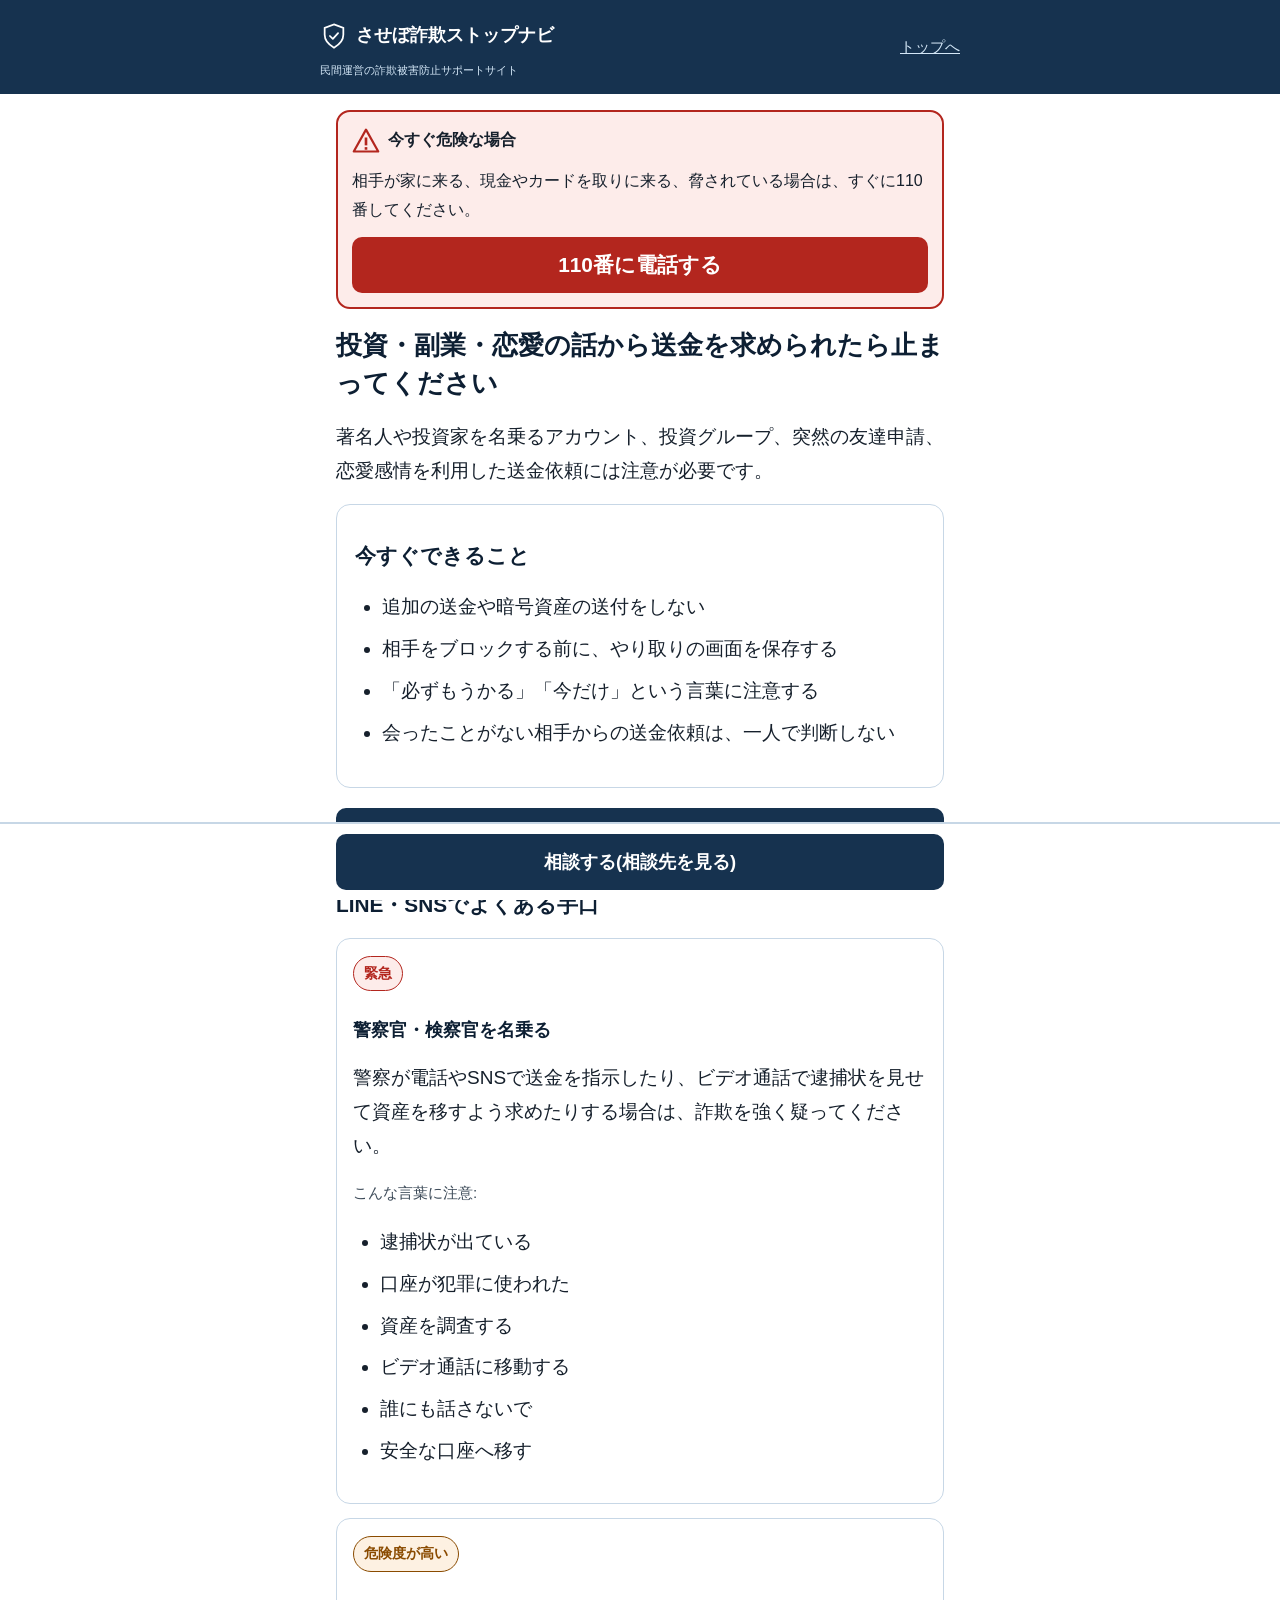
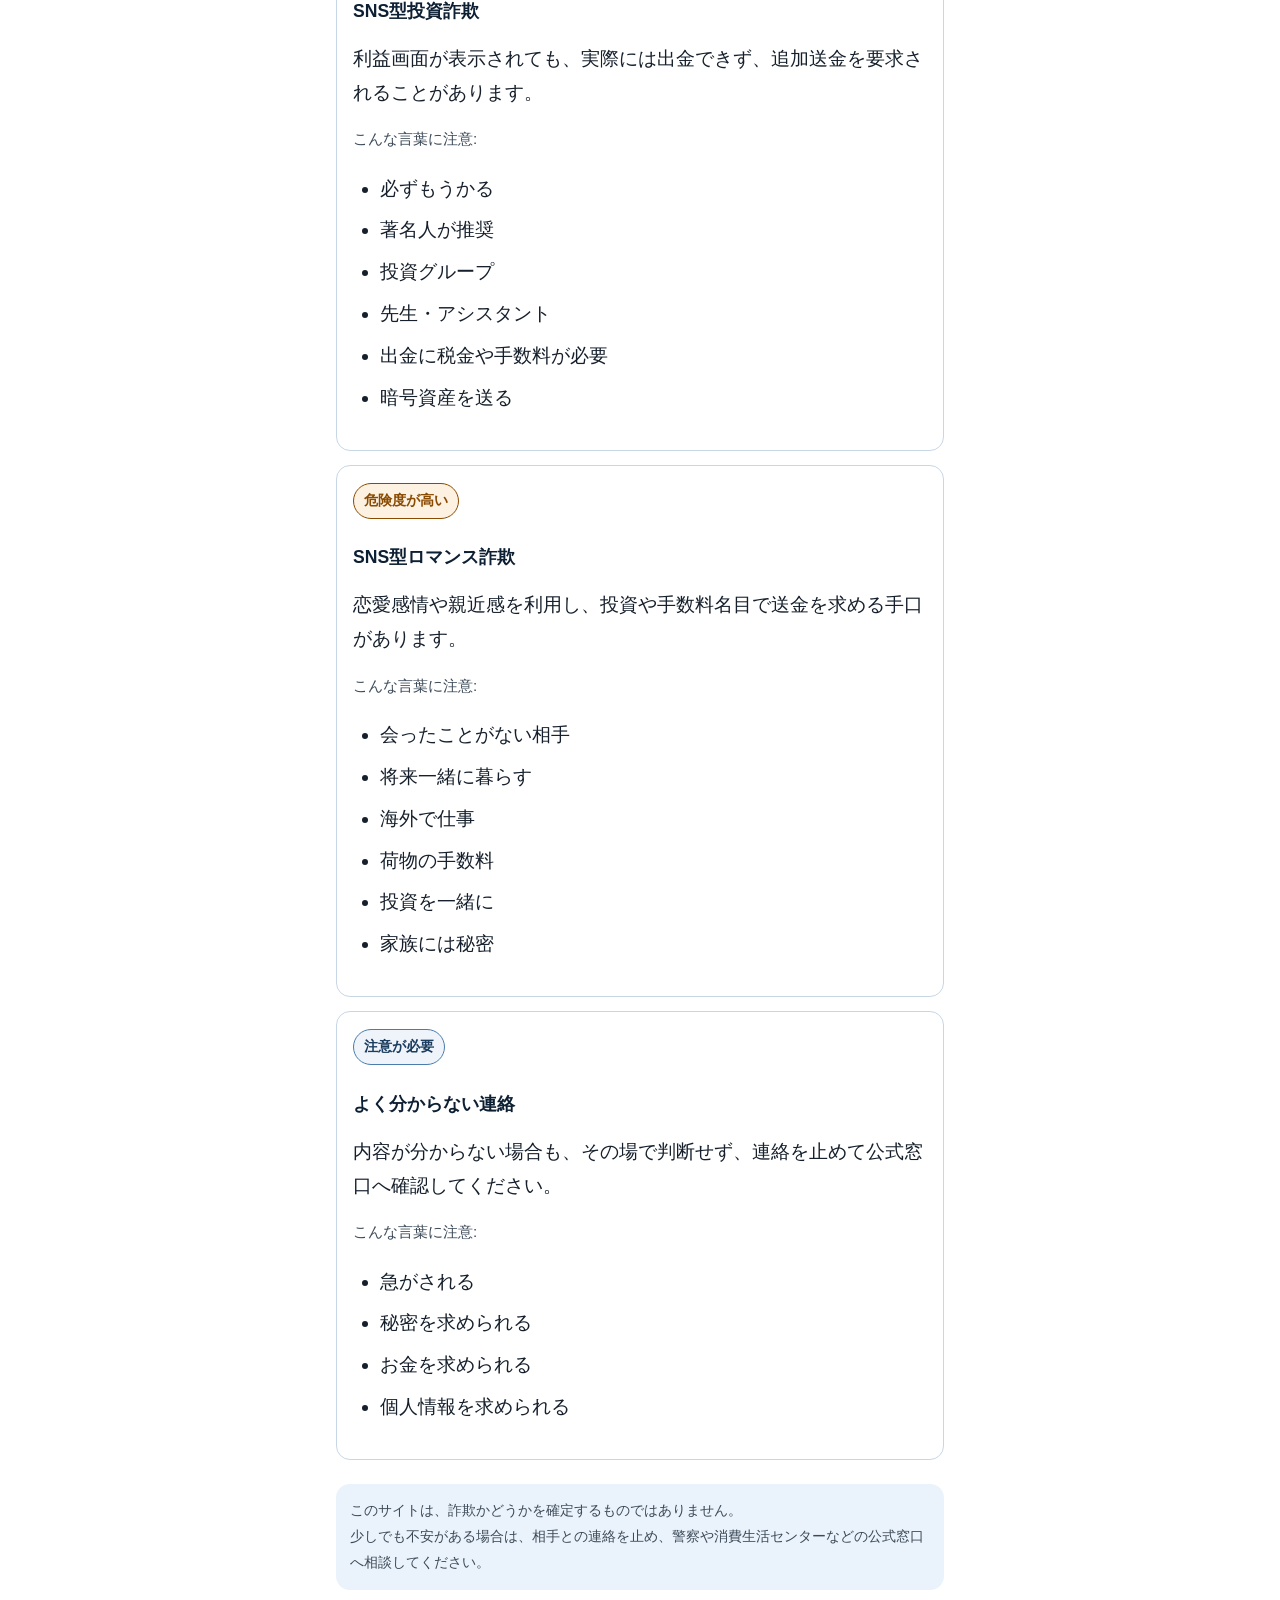
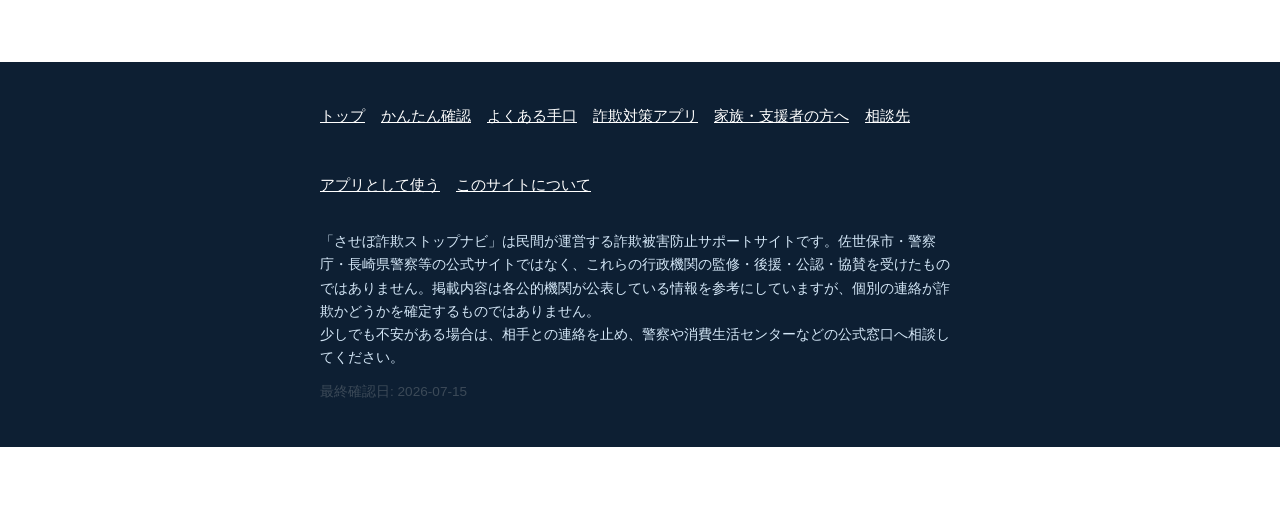
<file: sns.html>
<!DOCTYPE html>
<html lang="ja">
<head>
<meta charset="UTF-8">
<meta name="viewport" content="width=device-width, initial-scale=1.0">
<title>LINE・SNSで連絡が来た | させぼ詐欺ストップナビ</title>
<meta name="description" content="投資・副業・恋愛の話から送金を求められたら止まってください。SNS型投資詐欺・ロマンス詐欺への注意点を案内します。">
<link rel="manifest" href="./manifest.webmanifest">
<meta name="theme-color" content="#16324f">
<link rel="apple-touch-icon" href="./assets/icons/apple-touch-icon.png">
<meta name="apple-mobile-web-app-capable" content="yes">
<meta name="apple-mobile-web-app-status-bar-style" content="default">
<meta name="apple-mobile-web-app-title" content="詐欺ストップ">
<link rel="stylesheet" href="./assets/css/style.css">
</head>
<body>
<a class="skip-link" href="#main-content">本文へ移動</a>

<header class="site-header">
  <div class="site-header__inner">
    <div class="site-title-group">
    <a class="site-title" href="index.html">
      <span class="site-header__logo" aria-hidden="true">
        <svg viewBox="0 0 24 24" fill="none" xmlns="http://www.w3.org/2000/svg">
          <path d="M12 2l8 3v6c0 5-3.5 8.5-8 11-4.5-2.5-8-6-8-11V5l8-3z" stroke="#ffffff" stroke-width="1.5"/>
          <path d="M8.5 12l2.5 2.5 4.5-5" stroke="#ffffff" stroke-width="1.5" stroke-linecap="round" stroke-linejoin="round"/>
        </svg>
      </span>
      させぼ詐欺ストップナビ
    </a>
      <p class="site-subtitle">民間運営の詐欺被害防止サポートサイト</p>
    </div>
    <a class="header-home-link" href="index.html">トップへ</a>
  </div>
</header>

<div class="emergency-banner" role="note" aria-label="緊急時の案内">
  <p class="emergency-banner__title">
    <svg class="icon icon-emergency" viewBox="0 0 32 32" aria-hidden="true" focusable="false">
      <path d="M16 3 L30 28 L2 28 Z" fill="none" stroke="#b3261e" stroke-width="2.5" stroke-linejoin="round"/>
      <rect x="14.5" y="12" width="3" height="9" fill="#b3261e"/>
      <rect x="14.5" y="23" width="3" height="3" fill="#b3261e"/>
    </svg>
    今すぐ危険な場合
  </p>
  <p>相手が家に来る、現金やカードを取りに来る、脅されている場合は、すぐに110番してください。</p>
  <a class="emergency-call-button" href="tel:110" aria-label="警察110番へ今すぐ電話をかける">110番に電話する</a>
</div>

<main id="main-content">
  <h1>投資・副業・恋愛の話から送金を求められたら止まってください</h1>
  <p>著名人や投資家を名乗るアカウント、投資グループ、突然の友達申請、恋愛感情を利用した送金依頼には注意が必要です。</p>

  <div class="card">
    <h2>今すぐできること</h2>
    <ul>
      <li>追加の送金や暗号資産の送付をしない</li>
      <li>相手をブロックする前に、やり取りの画面を保存する</li>
      <li>「必ずもうかる」「今だけ」という言葉に注意する</li>
      <li>会ったことがない相手からの送金依頼は、一人で判断しない</li>
    </ul>
  </div>

  <div class="btn-row">
    <a class="btn" href="check.html?channel=sns">この連絡について、かんたん確認する</a>
  </div>

  <section aria-labelledby="patterns-heading">
    <h2 id="patterns-heading">LINE・SNSでよくある手口</h2>
    <div id="pattern-list"></div>
  </section>

  <p class="disclaimer">
    このサイトは、詐欺かどうかを確定するものではありません。<br>
    少しでも不安がある場合は、相手との連絡を止め、警察や消費生活センターなどの公式窓口へ相談してください。
  </p>
</main>

<footer class="site-footer">
  <div class="site-footer__inner">
    <nav aria-label="サイト内リンク">
      <ul class="footer-nav">
        <li><a href="index.html">トップ</a></li>
        <li><a href="check.html">かんたん確認</a></li>
        <li><a href="patterns.html">よくある手口</a></li>
        <li><a href="apps.html">詐欺対策アプリ</a></li>
        <li><a href="supporters.html">家族・支援者の方へ</a></li>
        <li><a href="contacts.html">相談先</a></li>
        <li><a href="use-as-app.html">アプリとして使う</a></li>
        <li><a href="about.html">このサイトについて</a></li>
      </ul>
    </nav>
    <p class="footer-disclaimer">
      「させぼ詐欺ストップナビ」は民間が運営する詐欺被害防止サポートサイトです。佐世保市・警察庁・長崎県警察等の公式サイトではなく、これらの行政機関の監修・後援・公認・協賛を受けたものではありません。掲載内容は各公的機関が公表している情報を参考にしていますが、個別の連絡が詐欺かどうかを確定するものではありません。<br>
      少しでも不安がある場合は、相手との連絡を止め、警察や消費生活センターなどの公式窓口へ相談してください。
    </p>
    <p class="last-reviewed" data-last-reviewed>最終確認日を読み込み中です。</p>
  </div>
</footer>

<div class="fixed-cta">
  <a class="fixed-cta__link" href="contacts.html">相談する(相談先を見る)</a>
</div>

<script src="./assets/js/app.js"></script>
<script src="./assets/js/pwa.js"></script>
<script src="./assets/js/data-loader.js"></script>
<script>
  DataLoader.loadPatterns().then(function (result) {
    var patterns = (result.data.patterns || []).filter(function (p) {
      return p.channels && p.channels.indexOf("sns") !== -1;
    });
    AppCommon.renderPatternCards(patterns, document.getElementById("pattern-list"));
    if (result.usedFallback) {
      AppCommon.showDataFallbackNotice(document.getElementById("pattern-list"));
    }
  });
  DataLoader.loadContacts().then(function (result) {
    AppCommon.renderLastReviewed(result.data.lastReviewed);
  });
</script>
</body>
</html>
</file>
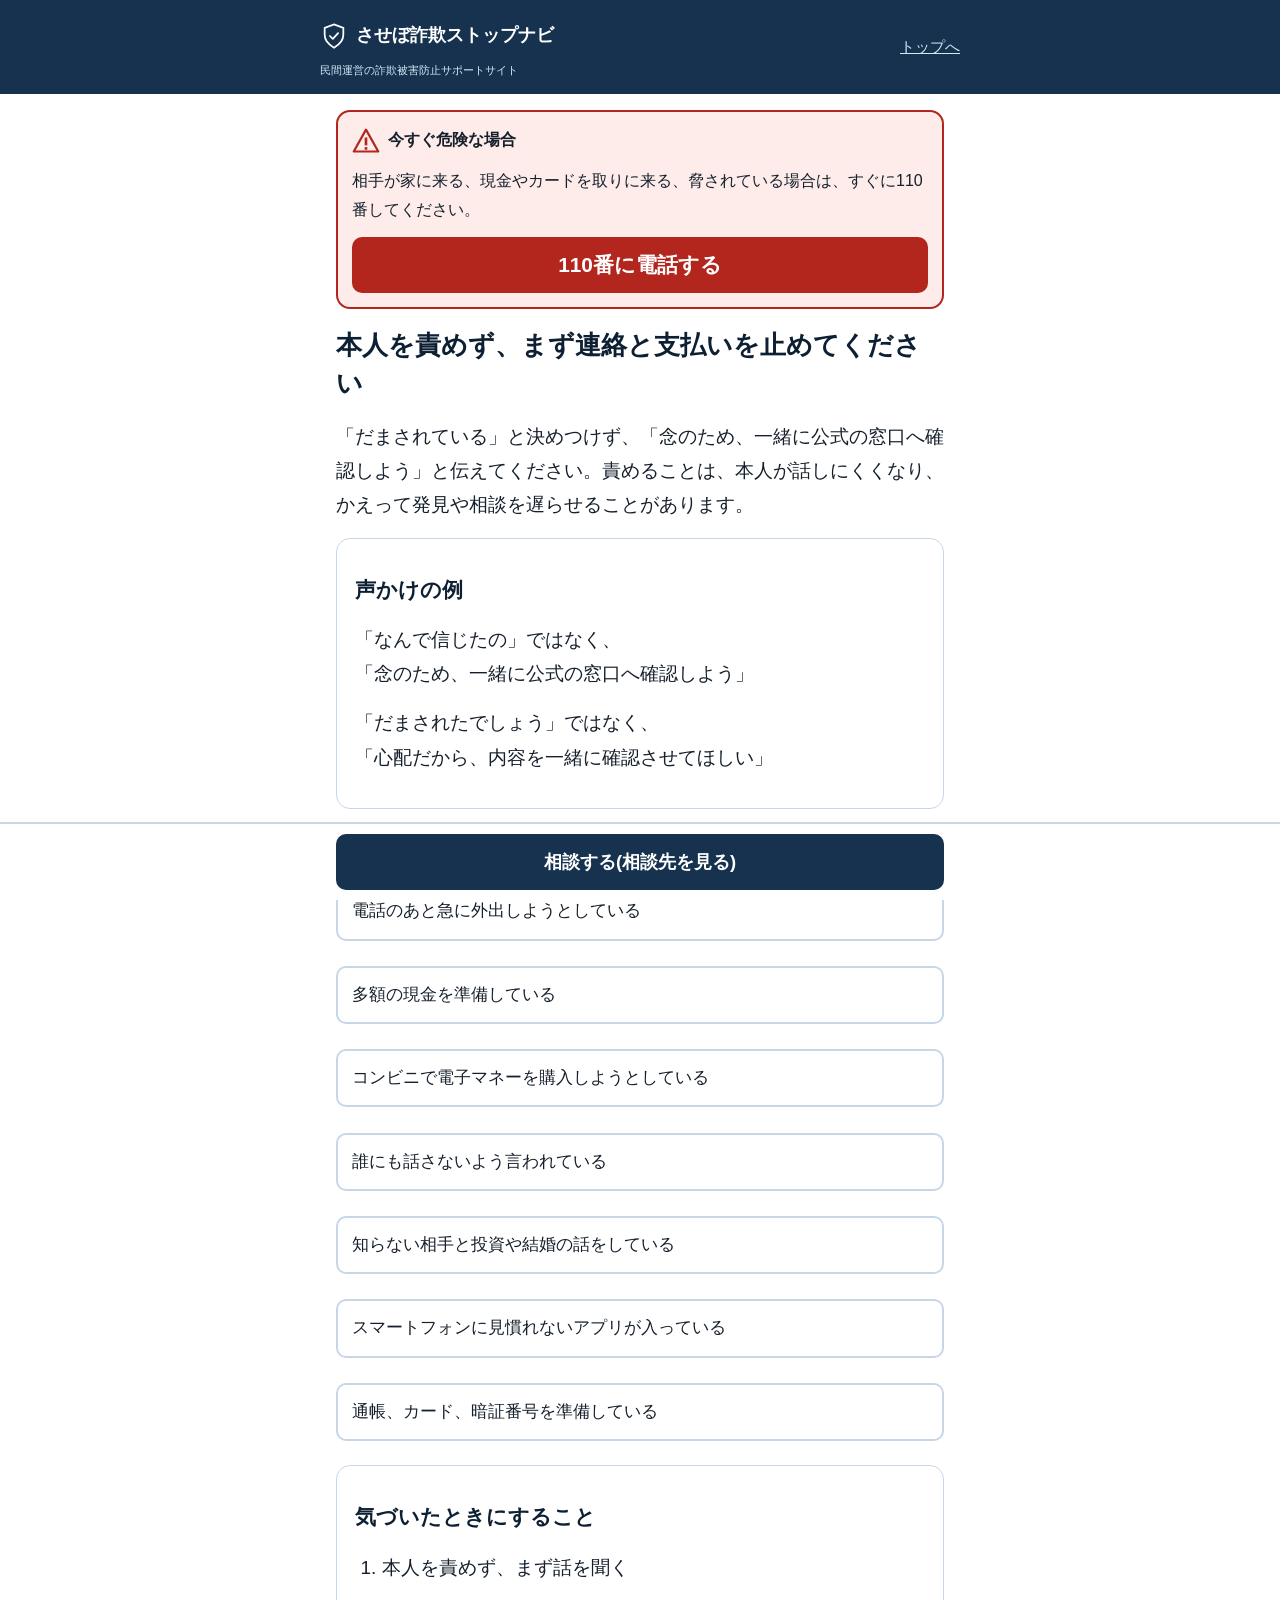
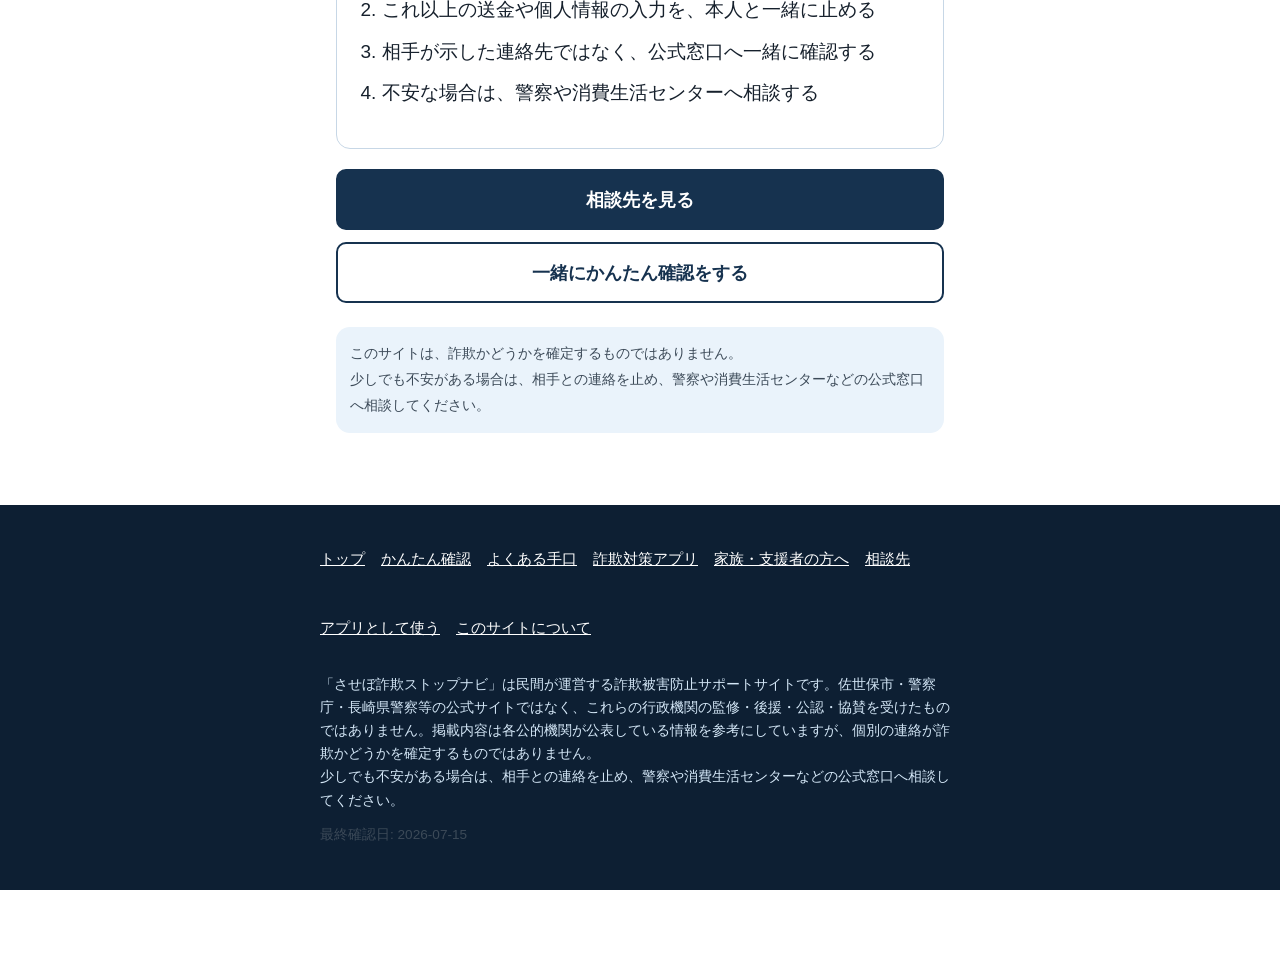
<file: supporters.html>
<!DOCTYPE html>
<html lang="ja">
<head>
<meta charset="UTF-8">
<meta name="viewport" content="width=device-width, initial-scale=1.0">
<title>家族・支援者の方へ | させぼ詐欺ストップナビ</title>
<meta name="description" content="本人を責めず、まず連絡と支払いを止めるための声かけ例と、変化に気づくための確認ポイントを紹介します。">
<link rel="manifest" href="./manifest.webmanifest">
<meta name="theme-color" content="#16324f">
<link rel="apple-touch-icon" href="./assets/icons/apple-touch-icon.png">
<meta name="apple-mobile-web-app-capable" content="yes">
<meta name="apple-mobile-web-app-status-bar-style" content="default">
<meta name="apple-mobile-web-app-title" content="詐欺ストップ">
<link rel="stylesheet" href="./assets/css/style.css">
</head>
<body>
<a class="skip-link" href="#main-content">本文へ移動</a>

<header class="site-header">
  <div class="site-header__inner">
    <div class="site-title-group">
    <a class="site-title" href="index.html">
      <span class="site-header__logo" aria-hidden="true">
        <svg viewBox="0 0 24 24" fill="none" xmlns="http://www.w3.org/2000/svg">
          <path d="M12 2l8 3v6c0 5-3.5 8.5-8 11-4.5-2.5-8-6-8-11V5l8-3z" stroke="#ffffff" stroke-width="1.5"/>
          <path d="M8.5 12l2.5 2.5 4.5-5" stroke="#ffffff" stroke-width="1.5" stroke-linecap="round" stroke-linejoin="round"/>
        </svg>
      </span>
      させぼ詐欺ストップナビ
    </a>
      <p class="site-subtitle">民間運営の詐欺被害防止サポートサイト</p>
    </div>
    <a class="header-home-link" href="index.html">トップへ</a>
  </div>
</header>

<div class="emergency-banner" role="note" aria-label="緊急時の案内">
  <p class="emergency-banner__title">
    <svg class="icon icon-emergency" viewBox="0 0 32 32" aria-hidden="true" focusable="false">
      <path d="M16 3 L30 28 L2 28 Z" fill="none" stroke="#b3261e" stroke-width="2.5" stroke-linejoin="round"/>
      <rect x="14.5" y="12" width="3" height="9" fill="#b3261e"/>
      <rect x="14.5" y="23" width="3" height="3" fill="#b3261e"/>
    </svg>
    今すぐ危険な場合
  </p>
  <p>相手が家に来る、現金やカードを取りに来る、脅されている場合は、すぐに110番してください。</p>
  <a class="emergency-call-button" href="tel:110" aria-label="警察110番へ今すぐ電話をかける">110番に電話する</a>
</div>

<main id="main-content">
  <h1>本人を責めず、まず連絡と支払いを止めてください</h1>
  <p>「だまされている」と決めつけず、「念のため、一緒に公式の窓口へ確認しよう」と伝えてください。責めることは、本人が話しにくくなり、かえって発見や相談を遅らせることがあります。</p>

  <div class="card">
    <h2>声かけの例</h2>
    <p>「なんで信じたの」ではなく、<br>「念のため、一緒に公式の窓口へ確認しよう」</p>
    <p>「だまされたでしょう」ではなく、<br>「心配だから、内容を一緒に確認させてほしい」</p>
  </div>

  <section aria-labelledby="signs-heading">
    <h2 id="signs-heading">こんな変化に気づいたら、確認してみてください</h2>
    <ul class="option-list">
      <li class="option-item"><label><span>電話のあと急に外出しようとしている</span></label></li>
      <li class="option-item"><label><span>多額の現金を準備している</span></label></li>
      <li class="option-item"><label><span>コンビニで電子マネーを購入しようとしている</span></label></li>
      <li class="option-item"><label><span>誰にも話さないよう言われている</span></label></li>
      <li class="option-item"><label><span>知らない相手と投資や結婚の話をしている</span></label></li>
      <li class="option-item"><label><span>スマートフォンに見慣れないアプリが入っている</span></label></li>
      <li class="option-item"><label><span>通帳、カード、暗証番号を準備している</span></label></li>
    </ul>
  </section>

  <div class="card">
    <h2>気づいたときにすること</h2>
    <ol>
      <li>本人を責めず、まず話を聞く</li>
      <li>これ以上の送金や個人情報の入力を、本人と一緒に止める</li>
      <li>相手が示した連絡先ではなく、公式窓口へ一緒に確認する</li>
      <li>不安な場合は、警察や消費生活センターへ相談する</li>
    </ol>
  </div>

  <div class="btn-row">
    <a class="btn" href="contacts.html">相談先を見る</a>
    <a class="btn btn--secondary" href="check.html">一緒にかんたん確認をする</a>
  </div>

  <p class="disclaimer">
    このサイトは、詐欺かどうかを確定するものではありません。<br>
    少しでも不安がある場合は、相手との連絡を止め、警察や消費生活センターなどの公式窓口へ相談してください。
  </p>
</main>

<footer class="site-footer">
  <div class="site-footer__inner">
    <nav aria-label="サイト内リンク">
      <ul class="footer-nav">
        <li><a href="index.html">トップ</a></li>
        <li><a href="check.html">かんたん確認</a></li>
        <li><a href="patterns.html">よくある手口</a></li>
        <li><a href="apps.html">詐欺対策アプリ</a></li>
        <li><a href="supporters.html">家族・支援者の方へ</a></li>
        <li><a href="contacts.html">相談先</a></li>
        <li><a href="use-as-app.html">アプリとして使う</a></li>
        <li><a href="about.html">このサイトについて</a></li>
      </ul>
    </nav>
    <p class="footer-disclaimer">
      「させぼ詐欺ストップナビ」は民間が運営する詐欺被害防止サポートサイトです。佐世保市・警察庁・長崎県警察等の公式サイトではなく、これらの行政機関の監修・後援・公認・協賛を受けたものではありません。掲載内容は各公的機関が公表している情報を参考にしていますが、個別の連絡が詐欺かどうかを確定するものではありません。<br>
      少しでも不安がある場合は、相手との連絡を止め、警察や消費生活センターなどの公式窓口へ相談してください。
    </p>
    <p class="last-reviewed" data-last-reviewed>最終確認日を読み込み中です。</p>
  </div>
</footer>

<div class="fixed-cta">
  <a class="fixed-cta__link" href="contacts.html">相談する(相談先を見る)</a>
</div>

<script src="./assets/js/app.js"></script>
<script src="./assets/js/pwa.js"></script>
<script src="./assets/js/data-loader.js"></script>
<script>
  DataLoader.loadContacts().then(function (result) {
    AppCommon.renderLastReviewed(result.data.lastReviewed);
  });
</script>
</body>
</html>
</file>
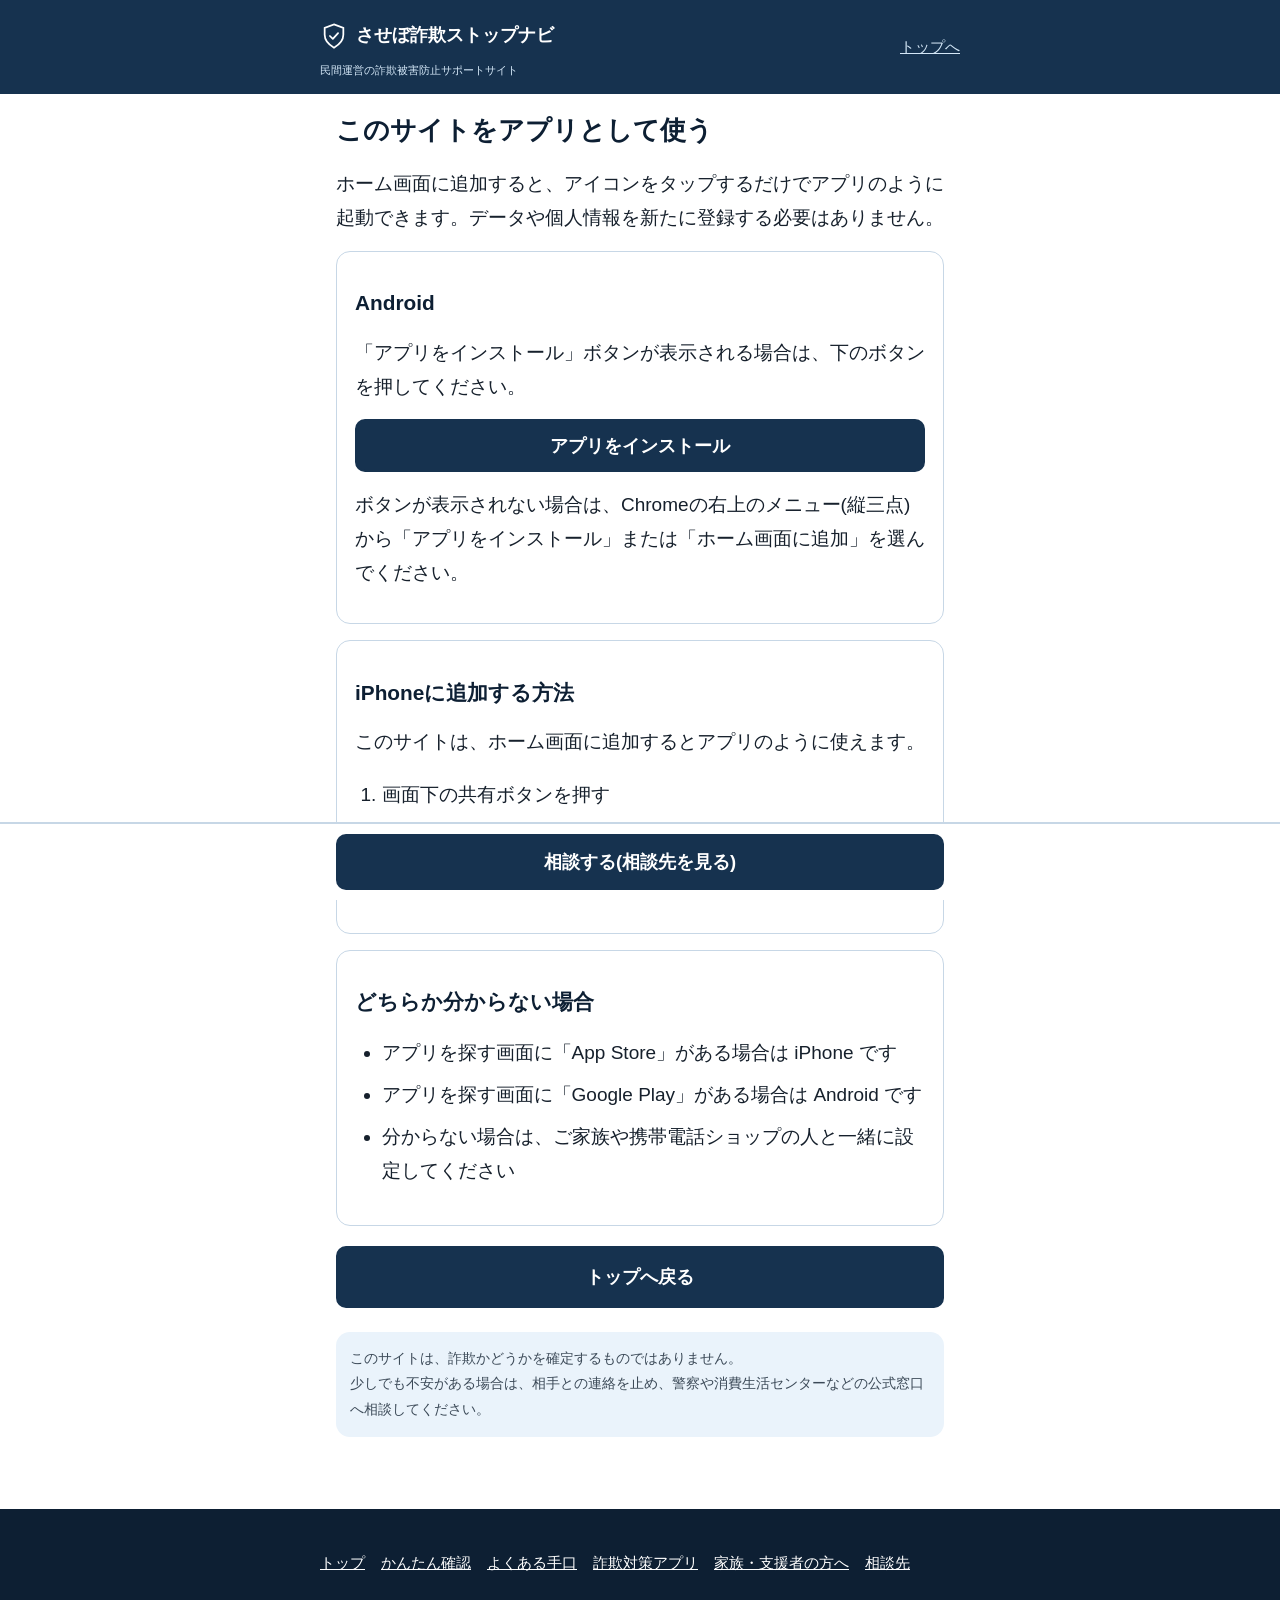
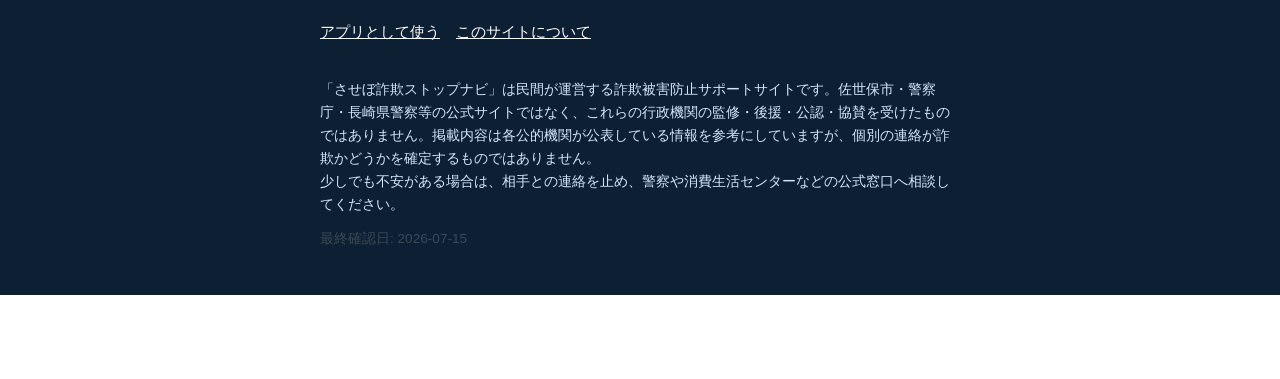
<file: use-as-app.html>
<!DOCTYPE html>
<html lang="ja">
<head>
<meta charset="UTF-8">
<meta name="viewport" content="width=device-width, initial-scale=1.0">
<title>このサイトをアプリとして使う | させぼ詐欺ストップナビ</title>
<meta name="description" content="させぼ詐欺ストップナビは、ホーム画面に追加するとアプリのように起動できます。AndroidとiPhoneでの追加方法を案内します。">
<link rel="manifest" href="./manifest.webmanifest">
<meta name="theme-color" content="#16324f">
<link rel="apple-touch-icon" href="./assets/icons/apple-touch-icon.png">
<meta name="apple-mobile-web-app-capable" content="yes">
<meta name="apple-mobile-web-app-status-bar-style" content="default">
<meta name="apple-mobile-web-app-title" content="詐欺ストップ">
<link rel="stylesheet" href="./assets/css/style.css">
</head>
<body>
<a class="skip-link" href="#main-content">本文へ移動</a>

<header class="site-header">
  <div class="site-header__inner">
    <div class="site-title-group">
    <a class="site-title" href="index.html">
      <span class="site-header__logo" aria-hidden="true">
        <svg viewBox="0 0 24 24" fill="none" xmlns="http://www.w3.org/2000/svg">
          <path d="M12 2l8 3v6c0 5-3.5 8.5-8 11-4.5-2.5-8-6-8-11V5l8-3z" stroke="#ffffff" stroke-width="1.5"/>
          <path d="M8.5 12l2.5 2.5 4.5-5" stroke="#ffffff" stroke-width="1.5" stroke-linecap="round" stroke-linejoin="round"/>
        </svg>
      </span>
      させぼ詐欺ストップナビ
    </a>
      <p class="site-subtitle">民間運営の詐欺被害防止サポートサイト</p>
    </div>
    <a class="header-home-link" href="index.html">トップへ</a>
  </div>
</header>

<main id="main-content">
  <h1>このサイトをアプリとして使う</h1>
  <p>ホーム画面に追加すると、アイコンをタップするだけでアプリのように起動できます。データや個人情報を新たに登録する必要はありません。</p>

  <div class="card" id="already-app-notice" hidden>
    <h2>すでにアプリとして起動しています</h2>
    <p>この画面は、ホーム画面のアイコンなどから起動された状態で表示されています。追加の操作は不要です。</p>
  </div>

  <section class="card" aria-labelledby="android-heading" id="android-section">
    <h2 id="android-heading">Android</h2>
    <p id="android-installed-note" hidden>すでにこの端末に追加されています。ホーム画面のアイコンから起動してください。</p>
    <div id="android-install-area">
      <p>「アプリをインストール」ボタンが表示される場合は、下のボタンを押してください。</p>
      <button type="button" class="btn" id="install-button" hidden>アプリをインストール</button>
      <p id="android-manual-note">ボタンが表示されない場合は、Chromeの右上のメニュー(縦三点)から「アプリをインストール」または「ホーム画面に追加」を選んでください。</p>
    </div>
  </section>

  <section class="card" aria-labelledby="iphone-heading" id="iphone-section">
    <h2 id="iphone-heading">iPhoneに追加する方法</h2>
    <p id="iphone-installed-note" hidden>すでにホーム画面から起動しています。追加の操作は不要です。</p>
    <div id="iphone-safari-instructions">
      <p>このサイトは、ホーム画面に追加するとアプリのように使えます。</p>
      <ol>
        <li>画面下の共有ボタンを押す</li>
        <li>「ホーム画面に追加」を選ぶ</li>
        <li>右上の「追加」を押す</li>
      </ol>
    </div>
    <p id="iphone-non-safari-note" hidden>iPhoneではSafariで開いてから、ホーム画面に追加してください。</p>
  </section>

  <section class="card" aria-labelledby="unknown-heading">
    <h2 id="unknown-heading">どちらか分からない場合</h2>
    <ul>
      <li>アプリを探す画面に「App Store」がある場合は iPhone です</li>
      <li>アプリを探す画面に「Google Play」がある場合は Android です</li>
      <li>分からない場合は、ご家族や携帯電話ショップの人と一緒に設定してください</li>
    </ul>
  </section>

  <div class="btn-row">
    <a class="btn" href="index.html">トップへ戻る</a>
  </div>

  <p class="disclaimer">
    このサイトは、詐欺かどうかを確定するものではありません。<br>
    少しでも不安がある場合は、相手との連絡を止め、警察や消費生活センターなどの公式窓口へ相談してください。
  </p>
</main>

<footer class="site-footer">
  <div class="site-footer__inner">
    <nav aria-label="サイト内リンク">
      <ul class="footer-nav">
        <li><a href="index.html">トップ</a></li>
        <li><a href="check.html">かんたん確認</a></li>
        <li><a href="patterns.html">よくある手口</a></li>
        <li><a href="apps.html">詐欺対策アプリ</a></li>
        <li><a href="supporters.html">家族・支援者の方へ</a></li>
        <li><a href="contacts.html">相談先</a></li>
        <li><a href="use-as-app.html">アプリとして使う</a></li>
        <li><a href="about.html">このサイトについて</a></li>
      </ul>
    </nav>
    <p class="footer-disclaimer">
      「させぼ詐欺ストップナビ」は民間が運営する詐欺被害防止サポートサイトです。佐世保市・警察庁・長崎県警察等の公式サイトではなく、これらの行政機関の監修・後援・公認・協賛を受けたものではありません。掲載内容は各公的機関が公表している情報を参考にしていますが、個別の連絡が詐欺かどうかを確定するものではありません。<br>
      少しでも不安がある場合は、相手との連絡を止め、警察や消費生活センターなどの公式窓口へ相談してください。
    </p>
    <p class="last-reviewed" data-last-reviewed>最終確認日を読み込み中です。</p>
  </div>
</footer>

<div class="fixed-cta">
  <a class="fixed-cta__link" href="contacts.html">相談する(相談先を見る)</a>
</div>

<script src="./assets/js/app.js"></script>
<script src="./assets/js/pwa.js"></script>
<script src="./assets/js/data-loader.js"></script>
<script>
  DataLoader.loadContacts().then(function (result) {
    AppCommon.renderLastReviewed(result.data.lastReviewed);
  });

  (function () {
    var installedNotice = document.getElementById("already-app-notice");
    var androidInstalledNote = document.getElementById("android-installed-note");
    var androidInstallArea = document.getElementById("android-install-area");
    var installButton = document.getElementById("install-button");
    var iphoneInstalledNote = document.getElementById("iphone-installed-note");
    var iphoneSafariInstructions = document.getElementById("iphone-safari-instructions");
    var iphoneNonSafariNote = document.getElementById("iphone-non-safari-note");

    function refreshAndroidUI() {
      if (window.PWA.isStandalone()) {
        androidInstalledNote.hidden = false;
        androidInstallArea.hidden = true;
        return;
      }
      installButton.hidden = !window.PWA.isInstallAvailable();
    }

    function refreshIPhoneUI() {
      if (!window.PWA.isIOSDevice()) return;
      if (window.PWA.isStandalone()) {
        iphoneInstalledNote.hidden = false;
        iphoneSafariInstructions.hidden = true;
        iphoneNonSafariNote.hidden = true;
        return;
      }
      if (window.PWA.isSafariBrowser()) {
        iphoneSafariInstructions.hidden = false;
        iphoneNonSafariNote.hidden = true;
      } else {
        iphoneSafariInstructions.hidden = true;
        iphoneNonSafariNote.hidden = false;
      }
    }

    if (window.PWA.isStandalone()) {
      installedNotice.hidden = false;
    }

    refreshAndroidUI();
    refreshIPhoneUI();

    window.addEventListener("pwa:installavailable", refreshAndroidUI);
    window.addEventListener("pwa:installed", function () {
      refreshAndroidUI();
      refreshIPhoneUI();
      installedNotice.hidden = false;
    });

    installButton.addEventListener("click", function () {
      window.PWA.promptInstall().then(function () {
        installButton.hidden = true;
      });
    });
  })();
</script>
</body>
</html>
</file>
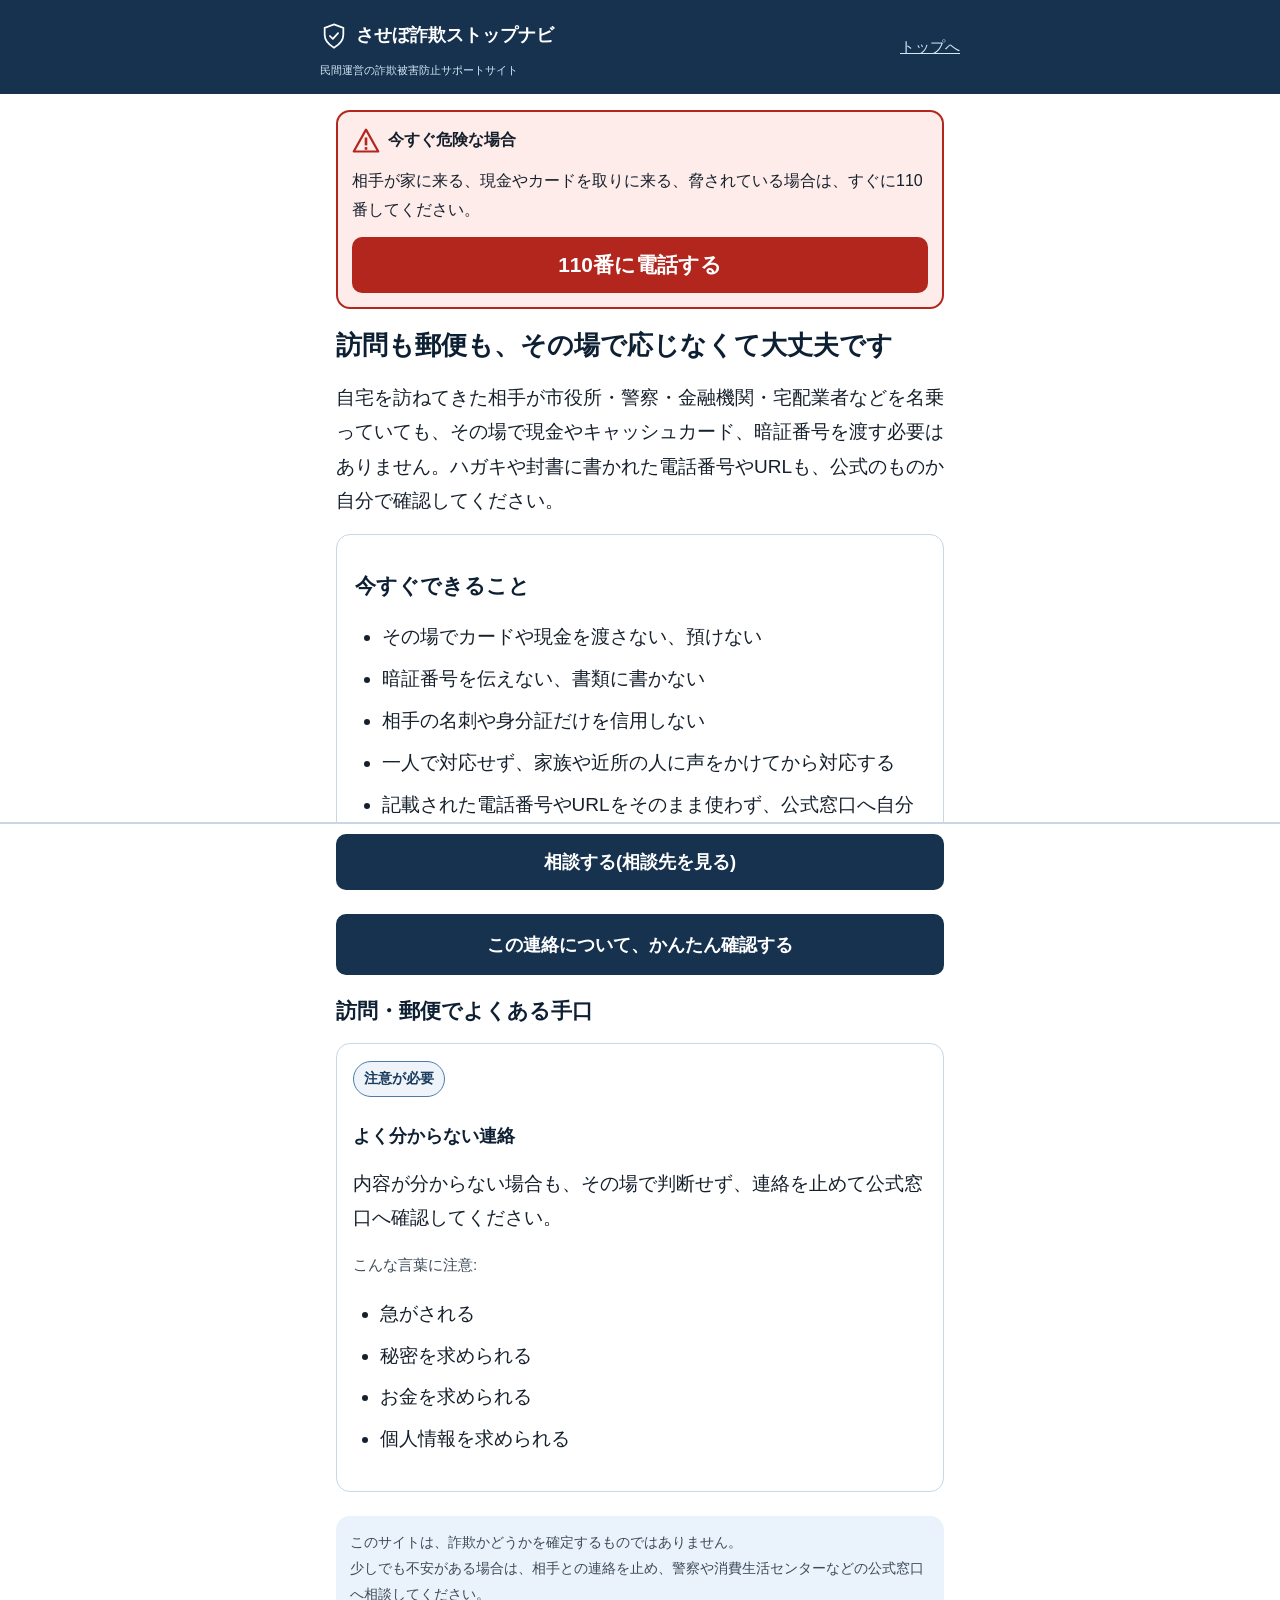
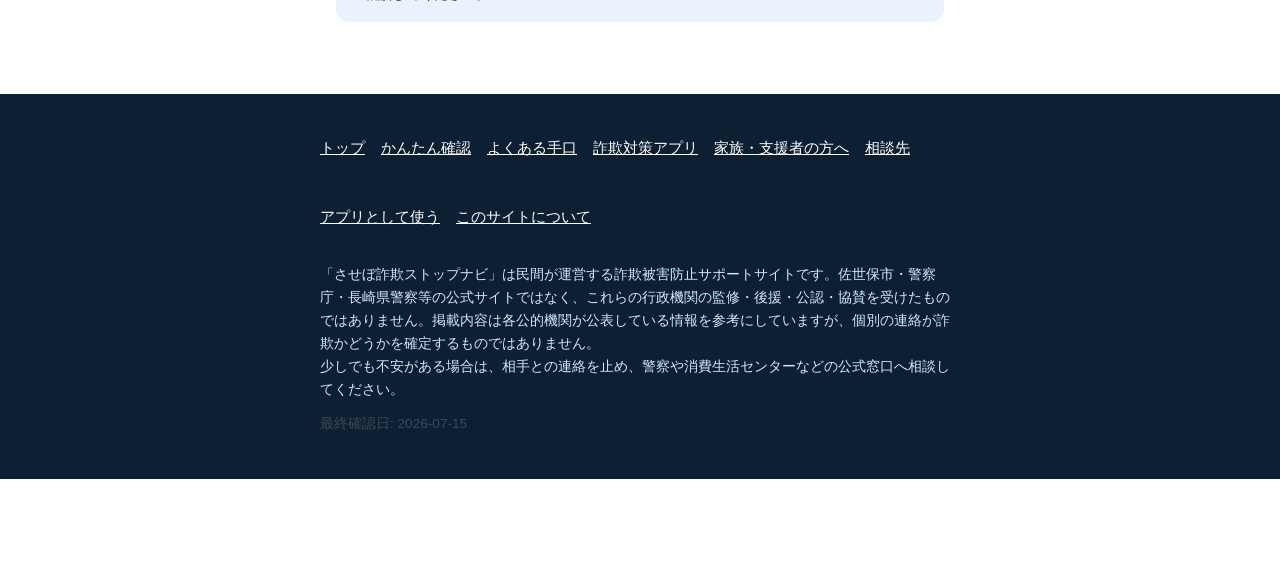
<file: visit-letter.html>
<!DOCTYPE html>
<html lang="ja">
<head>
<meta charset="UTF-8">
<meta name="viewport" content="width=device-width, initial-scale=1.0">
<title>訪問・郵便・ハガキ | させぼ詐欺ストップナビ</title>
<meta name="description" content="自宅に来た相手や、届いたハガキ・封書にも、その場で応じる必要はありません。訪問・郵便による詐欺への注意点を案内します。">
<link rel="manifest" href="./manifest.webmanifest">
<meta name="theme-color" content="#16324f">
<link rel="apple-touch-icon" href="./assets/icons/apple-touch-icon.png">
<meta name="apple-mobile-web-app-capable" content="yes">
<meta name="apple-mobile-web-app-status-bar-style" content="default">
<meta name="apple-mobile-web-app-title" content="詐欺ストップ">
<link rel="stylesheet" href="./assets/css/style.css">
</head>
<body>
<a class="skip-link" href="#main-content">本文へ移動</a>

<header class="site-header">
  <div class="site-header__inner">
    <div class="site-title-group">
    <a class="site-title" href="index.html">
      <span class="site-header__logo" aria-hidden="true">
        <svg viewBox="0 0 24 24" fill="none" xmlns="http://www.w3.org/2000/svg">
          <path d="M12 2l8 3v6c0 5-3.5 8.5-8 11-4.5-2.5-8-6-8-11V5l8-3z" stroke="#ffffff" stroke-width="1.5"/>
          <path d="M8.5 12l2.5 2.5 4.5-5" stroke="#ffffff" stroke-width="1.5" stroke-linecap="round" stroke-linejoin="round"/>
        </svg>
      </span>
      させぼ詐欺ストップナビ
    </a>
      <p class="site-subtitle">民間運営の詐欺被害防止サポートサイト</p>
    </div>
    <a class="header-home-link" href="index.html">トップへ</a>
  </div>
</header>

<div class="emergency-banner" role="note" aria-label="緊急時の案内">
  <p class="emergency-banner__title">
    <svg class="icon icon-emergency" viewBox="0 0 32 32" aria-hidden="true" focusable="false">
      <path d="M16 3 L30 28 L2 28 Z" fill="none" stroke="#b3261e" stroke-width="2.5" stroke-linejoin="round"/>
      <rect x="14.5" y="12" width="3" height="9" fill="#b3261e"/>
      <rect x="14.5" y="23" width="3" height="3" fill="#b3261e"/>
    </svg>
    今すぐ危険な場合
  </p>
  <p>相手が家に来る、現金やカードを取りに来る、脅されている場合は、すぐに110番してください。</p>
  <a class="emergency-call-button" href="tel:110" aria-label="警察110番へ今すぐ電話をかける">110番に電話する</a>
</div>

<main id="main-content">
  <h1>訪問も郵便も、その場で応じなくて大丈夫です</h1>
  <p>自宅を訪ねてきた相手が市役所・警察・金融機関・宅配業者などを名乗っていても、その場で現金やキャッシュカード、暗証番号を渡す必要はありません。ハガキや封書に書かれた電話番号やURLも、公式のものか自分で確認してください。</p>

  <div class="card">
    <h2>今すぐできること</h2>
    <ul>
      <li>その場でカードや現金を渡さない、預けない</li>
      <li>暗証番号を伝えない、書類に書かない</li>
      <li>相手の名刺や身分証だけを信用しない</li>
      <li>一人で対応せず、家族や近所の人に声をかけてから対応する</li>
      <li>記載された電話番号やURLをそのまま使わず、公式窓口へ自分で確認する</li>
    </ul>
  </div>

  <div class="btn-row">
    <a class="btn" href="check.html">この連絡について、かんたん確認する</a>
  </div>

  <section aria-labelledby="patterns-heading">
    <h2 id="patterns-heading">訪問・郵便でよくある手口</h2>
    <div id="pattern-list"></div>
  </section>

  <p class="disclaimer">
    このサイトは、詐欺かどうかを確定するものではありません。<br>
    少しでも不安がある場合は、相手との連絡を止め、警察や消費生活センターなどの公式窓口へ相談してください。
  </p>
</main>

<footer class="site-footer">
  <div class="site-footer__inner">
    <nav aria-label="サイト内リンク">
      <ul class="footer-nav">
        <li><a href="index.html">トップ</a></li>
        <li><a href="check.html">かんたん確認</a></li>
        <li><a href="patterns.html">よくある手口</a></li>
        <li><a href="apps.html">詐欺対策アプリ</a></li>
        <li><a href="supporters.html">家族・支援者の方へ</a></li>
        <li><a href="contacts.html">相談先</a></li>
        <li><a href="use-as-app.html">アプリとして使う</a></li>
        <li><a href="about.html">このサイトについて</a></li>
      </ul>
    </nav>
    <p class="footer-disclaimer">
      「させぼ詐欺ストップナビ」は民間が運営する詐欺被害防止サポートサイトです。佐世保市・警察庁・長崎県警察等の公式サイトではなく、これらの行政機関の監修・後援・公認・協賛を受けたものではありません。掲載内容は各公的機関が公表している情報を参考にしていますが、個別の連絡が詐欺かどうかを確定するものではありません。<br>
      少しでも不安がある場合は、相手との連絡を止め、警察や消費生活センターなどの公式窓口へ相談してください。
    </p>
    <p class="last-reviewed" data-last-reviewed>最終確認日を読み込み中です。</p>
  </div>
</footer>

<div class="fixed-cta">
  <a class="fixed-cta__link" href="contacts.html">相談する(相談先を見る)</a>
</div>

<script src="./assets/js/app.js"></script>
<script src="./assets/js/pwa.js"></script>
<script src="./assets/js/data-loader.js"></script>
<script>
  DataLoader.loadPatterns().then(function (result) {
    var patterns = (result.data.patterns || []).filter(function (p) {
      return p.channels && (p.channels.indexOf("visit") !== -1 || p.channels.indexOf("letter") !== -1);
    });
    AppCommon.renderPatternCards(patterns, document.getElementById("pattern-list"));
    if (result.usedFallback) {
      AppCommon.showDataFallbackNotice(document.getElementById("pattern-list"));
    }
  });
  DataLoader.loadContacts().then(function (result) {
    AppCommon.renderLastReviewed(result.data.lastReviewed);
  });
</script>
</body>
</html>
</file>
<file: assets/css/style.css>
/* ===================================================================
   させぼ詐欺ストップナビ 共通スタイル
   方針: 白・紺・淡い青を基本。赤は緊急表示のみ。
   360px幅でも崩れないモバイルファースト設計。
   =================================================================== */

:root {
  --color-white: #ffffff;
  --color-navy: #16324f;
  --color-navy-dark: #0d1f33;
  --color-blue-pale: #eaf3fb;
  --color-blue-light: #d4e7f7;
  --color-blue-mid: #4a7cae;
  --color-text: #16202c;
  --color-text-sub: #3c4a58;
  --color-border: #c7d7e6;

  --color-emergency: #b3261e;
  --color-emergency-bg: #fdecea;
  --color-emergency-border: #b3261e;

  --color-high: #8a4b00;
  --color-high-bg: #fdf1e2;
  --color-high-border: #8a4b00;

  --color-caution: #1a3c5e;
  --color-caution-bg: #eef4fa;
  --color-caution-border: #4a7cae;

  --focus-ring: 3px solid #0b5fff;

  --radius-card: 14px;
  --radius-button: 10px;

  --footer-cta-height: 84px;
}

* {
  box-sizing: border-box;
}

html {
  font-size: 100%;
  -webkit-text-size-adjust: 100%;
}

body {
  margin: 0;
  padding: 0 0 var(--footer-cta-height) 0;
  font-family: "Hiragino Sans", "Hiragino Kaku Gothic ProN", "Yu Gothic", "Meiryo", -apple-system, BlinkMacSystemFont, sans-serif;
  background: var(--color-white);
  color: var(--color-text);
  font-size: 18px;
  line-height: 1.8;
  overflow-x: hidden;
  min-width: 320px;
}

img, svg {
  max-width: 100%;
  height: auto;
}

a {
  color: var(--color-navy);
}

main {
  display: block;
  width: 100%;
  max-width: 640px;
  margin: 0 auto;
  padding: 0 16px 32px;
}

h1, h2, h3, h4 {
  color: var(--color-navy-dark);
  line-height: 1.5;
}

h1 {
  font-size: 1.6rem;
}

h2 {
  font-size: 1.3rem;
}

h3 {
  font-size: 1.1rem;
}

p {
  margin: 0.8em 0;
}

ul, ol {
  padding-left: 1.4em;
}

li {
  margin: 0.4em 0;
}

/* ---------- フォーカス表示 ---------- */
a:focus-visible,
button:focus-visible,
input:focus-visible,
label:focus-visible,
[tabindex]:focus-visible {
  outline: var(--focus-ring);
  outline-offset: 2px;
}

/* ---------- スキップリンク ---------- */
.skip-link {
  position: absolute;
  left: -9999px;
  top: 0;
  background: var(--color-navy);
  color: var(--color-white);
  padding: 10px 16px;
  z-index: 1000;
  border-radius: 0 0 8px 0;
}

.skip-link:focus {
  left: 0;
}

/* ---------- ヘッダー ---------- */
.site-header {
  background: var(--color-navy);
  color: var(--color-white);
  padding: 14px 16px;
}

.site-header__inner {
  max-width: 640px;
  margin: 0 auto;
  display: flex;
  align-items: center;
  justify-content: space-between;
  gap: 8px;
}

.site-header a.site-title {
  color: var(--color-white);
  font-weight: bold;
  font-size: 1.1rem;
  text-decoration: none;
  display: inline-flex;
  align-items: center;
  gap: 8px;
  min-height: 44px;
}

.site-header__logo {
  display: inline-block;
  width: 28px;
  height: 28px;
  flex-shrink: 0;
}

.site-title-group {
  display: flex;
  flex-direction: column;
  gap: 2px;
  min-width: 0;
}

.site-subtitle {
  margin: 0;
  font-size: 0.7rem;
  font-weight: normal;
  color: var(--color-blue-light);
}

.header-home-link {
  color: var(--color-blue-light);
  font-size: 0.95rem;
  text-decoration: underline;
  min-height: 44px;
  display: inline-flex;
  align-items: center;
}

/* ---------- 緊急バナー(常時表示) ---------- */
.emergency-banner {
  background: var(--color-emergency-bg);
  border: 2px solid var(--color-emergency-border);
  color: var(--color-emergency);
  margin: 16px;
  padding: 14px;
  border-radius: var(--radius-card);
  max-width: 608px;
  margin-left: auto;
  margin-right: auto;
}

.emergency-banner__title {
  display: flex;
  align-items: center;
  gap: 8px;
  font-weight: bold;
  font-size: 1.05rem;
  margin: 0 0 8px;
}

.emergency-banner p {
  margin: 0 0 12px;
  color: var(--color-text);
  font-size: 1rem;
}

.emergency-call-button {
  display: flex;
  align-items: center;
  justify-content: center;
  gap: 10px;
  width: 100%;
  min-height: 56px;
  background: var(--color-emergency);
  color: var(--color-white);
  font-size: 1.3rem;
  font-weight: bold;
  border-radius: var(--radius-button);
  text-decoration: none;
  border: none;
}

.emergency-call-button:hover,
.emergency-call-button:focus-visible {
  background: #8f1e18;
}

/* ---------- アイコン(自作SVG/CSS) ---------- */
.icon {
  display: inline-block;
  flex-shrink: 0;
}

.icon-emergency,
.icon-high,
.icon-caution {
  width: 28px;
  height: 28px;
}

/* ---------- ヒーローセクション ---------- */
.hero {
  padding: 24px 16px 8px;
}

.hero__lead {
  font-size: 1.5rem;
  font-weight: bold;
  color: var(--color-navy-dark);
  margin: 0 0 16px;
}

.hero__sub {
  background: var(--color-blue-pale);
  border-radius: var(--radius-card);
  padding: 16px;
  font-size: 1.05rem;
}

.hero__sub p {
  margin: 0.3em 0;
}

/* ---------- 選択ボタン群(カード型) ---------- */
.choice-list {
  list-style: none;
  margin: 20px 0;
  padding: 0;
  display: flex;
  flex-direction: column;
  gap: 12px;
}

.choice-button {
  display: flex;
  align-items: center;
  gap: 14px;
  width: 100%;
  min-height: 64px;
  background: var(--color-white);
  border: 2px solid var(--color-border);
  border-radius: var(--radius-card);
  padding: 14px 16px;
  font-size: 1.15rem;
  font-weight: bold;
  color: var(--color-navy-dark);
  text-decoration: none;
  text-align: left;
  cursor: pointer;
  font-family: inherit;
}

.choice-button:hover,
.choice-button:focus-visible {
  border-color: var(--color-navy);
  background: var(--color-blue-pale);
}

.choice-button__icon {
  width: 32px;
  height: 32px;
  flex-shrink: 0;
}

.choice-button__text {
  flex: 1;
}

/* ---------- 補助導線リンク ---------- */
.sub-links {
  display: flex;
  flex-direction: column;
  gap: 10px;
  margin: 20px 0;
}

.sub-link {
  display: flex;
  align-items: center;
  min-height: 48px;
  padding: 10px 14px;
  border: 1px solid var(--color-border);
  border-radius: var(--radius-button);
  text-decoration: none;
  color: var(--color-navy);
  font-size: 1rem;
  background: var(--color-white);
}

.sub-link:hover,
.sub-link:focus-visible {
  background: var(--color-blue-pale);
}

/* ---------- 3原則ボックス ---------- */
.principles {
  background: var(--color-blue-pale);
  border-radius: var(--radius-card);
  padding: 16px;
  margin: 20px 0;
}

.principles ol {
  margin: 8px 0 0;
}

/* ---------- 汎用カード ---------- */
.card {
  background: var(--color-white);
  border: 1px solid var(--color-border);
  border-radius: var(--radius-card);
  padding: 18px;
  margin: 16px 0;
}

.card--emergency {
  background: var(--color-emergency-bg);
  border-color: var(--color-emergency-border);
}

.card--high {
  background: var(--color-high-bg);
  border-color: var(--color-high-border);
}

.card--caution {
  background: var(--color-caution-bg);
  border-color: var(--color-caution-border);
}

/* ---------- ボタン共通 ---------- */
.btn {
  display: inline-flex;
  align-items: center;
  justify-content: center;
  gap: 8px;
  min-height: 52px;
  min-width: 44px;
  padding: 12px 20px;
  font-size: 1.15rem;
  font-weight: bold;
  border-radius: var(--radius-button);
  border: 2px solid var(--color-navy);
  background: var(--color-navy);
  color: var(--color-white);
  text-decoration: none;
  cursor: pointer;
  font-family: inherit;
  width: 100%;
}

.btn:hover,
.btn:focus-visible {
  background: var(--color-navy-dark);
  border-color: var(--color-navy-dark);
}

.btn--secondary {
  background: var(--color-white);
  color: var(--color-navy);
}

.btn--secondary:hover,
.btn--secondary:focus-visible {
  background: var(--color-blue-pale);
}

.btn--tel {
  background: var(--color-navy);
}

.btn-row {
  display: flex;
  flex-direction: column;
  gap: 12px;
  margin: 20px 0;
}

/* ---------- フォームパーツ(診断用) ---------- */
.option-list {
  list-style: none;
  margin: 16px 0;
  padding: 0;
  display: flex;
  flex-direction: column;
  gap: 10px;
}

.option-item {
  border: 2px solid var(--color-border);
  border-radius: var(--radius-button);
  background: var(--color-white);
}

.option-item label {
  display: flex;
  align-items: center;
  gap: 12px;
  min-height: 52px;
  padding: 12px 14px;
  font-size: 1.05rem;
  cursor: pointer;
  width: 100%;
}

.option-item input[type="checkbox"],
.option-item input[type="radio"] {
  width: 24px;
  height: 24px;
  flex-shrink: 0;
  accent-color: var(--color-navy);
}

.option-item:has(input:checked) {
  border-color: var(--color-navy);
  background: var(--color-blue-pale);
}

.step-indicator {
  font-size: 0.95rem;
  color: var(--color-text-sub);
  font-weight: bold;
  margin: 0 0 4px;
}

.step-panel {
  display: none;
}

.step-panel.is-active {
  display: block;
}

/* ---------- 結果画面 ---------- */
.result-heading {
  display: flex;
  align-items: center;
  gap: 12px;
  margin: 0 0 8px;
}

.result-heading__label {
  font-size: 1.3rem;
  font-weight: bold;
}

.result-heading--emergency .result-heading__label {
  color: var(--color-emergency);
}

.result-heading--high .result-heading__label {
  color: var(--color-high);
}

.result-heading--caution .result-heading__label {
  color: var(--color-caution);
}

.result-section {
  margin: 24px 0;
}

.result-section h2 {
  border-left: 6px solid var(--color-navy);
  padding-left: 10px;
}

.copy-box {
  background: var(--color-blue-pale);
  border-radius: var(--radius-card);
  padding: 16px;
  white-space: pre-wrap;
  font-size: 1rem;
  border: 1px solid var(--color-border);
}

.copy-status {
  font-weight: bold;
  color: var(--color-navy-dark);
  min-height: 1.6em;
}

.copy-status[data-visible="true"] {
  background: var(--color-blue-light);
  display: inline-block;
  padding: 6px 12px;
  border-radius: 8px;
}

/* ---------- 免責 ---------- */
.disclaimer {
  font-size: 0.9rem;
  color: var(--color-text-sub);
  background: var(--color-blue-pale);
  border-radius: var(--radius-card);
  padding: 14px;
  margin: 24px 0 8px;
}

.last-reviewed {
  font-size: 0.85rem;
  color: var(--color-text-sub);
}

/* ---------- 外部リンク表示 ---------- */
.external-link::after {
  content: "(外部サイトが新しいタブで開きます)";
  font-size: 0.8rem;
  color: var(--color-text-sub);
  margin-left: 4px;
}

/* ---------- 連絡先リスト ---------- */
.contact-card {
  border: 2px solid var(--color-border);
  border-radius: var(--radius-card);
  padding: 16px;
  margin: 14px 0;
  background: var(--color-white);
}

.contact-card--priority1 {
  border-color: var(--color-emergency-border);
  background: var(--color-emergency-bg);
}

.contact-card__name {
  font-size: 1.2rem;
  font-weight: bold;
  margin: 0 0 6px;
}

.contact-card__meta {
  font-size: 0.95rem;
  color: var(--color-text-sub);
  margin: 4px 0;
}

.contact-card__tel {
  display: inline-flex;
  align-items: center;
  justify-content: center;
  gap: 8px;
  min-height: 56px;
  width: 100%;
  margin-top: 10px;
  font-size: 1.4rem;
  font-weight: bold;
  background: var(--color-navy);
  color: var(--color-white);
  border-radius: var(--radius-button);
  text-decoration: none;
}

.contact-card--priority1 .contact-card__tel {
  background: var(--color-emergency);
}

/* ---------- 手口一覧 ---------- */
.pattern-card {
  border: 1px solid var(--color-border);
  border-radius: var(--radius-card);
  padding: 16px;
  margin: 14px 0;
}

.pattern-card__badge {
  display: inline-flex;
  align-items: center;
  gap: 6px;
  font-size: 0.9rem;
  font-weight: bold;
  padding: 4px 10px;
  border-radius: 999px;
  margin-bottom: 8px;
}

.badge--emergency {
  background: var(--color-emergency-bg);
  color: var(--color-emergency);
  border: 1px solid var(--color-emergency-border);
}

.badge--high {
  background: var(--color-high-bg);
  color: var(--color-high);
  border: 1px solid var(--color-high-border);
}

.badge--medium {
  background: var(--color-caution-bg);
  color: var(--color-caution);
  border: 1px solid var(--color-caution-border);
}

/* ---------- フッター ---------- */
.site-footer {
  background: var(--color-navy-dark);
  color: var(--color-blue-light);
  padding: 24px 16px 32px;
  margin-top: 32px;
}

.site-footer__inner {
  max-width: 640px;
  margin: 0 auto;
}

.footer-nav {
  display: flex;
  flex-wrap: wrap;
  gap: 10px 16px;
  list-style: none;
  padding: 0;
  margin: 0 0 16px;
}

.footer-nav a {
  color: var(--color-white);
  font-size: 0.95rem;
  text-decoration: underline;
  display: inline-flex;
  align-items: center;
  min-height: 44px;
}

.footer-disclaimer {
  font-size: 0.85rem;
  line-height: 1.7;
  color: var(--color-blue-light);
}

/* ---------- 下部固定「相談する」ボタン ---------- */
.fixed-cta {
  position: fixed;
  left: 0;
  right: 0;
  bottom: 0;
  z-index: 500;
  background: var(--color-white);
  border-top: 2px solid var(--color-border);
  padding: 10px 16px calc(10px + env(safe-area-inset-bottom, 0px));
}

.fixed-cta__link {
  display: flex;
  align-items: center;
  justify-content: center;
  gap: 10px;
  width: 100%;
  max-width: 608px;
  margin: 0 auto;
  min-height: 56px;
  background: var(--color-navy);
  color: var(--color-white);
  font-size: 1.15rem;
  font-weight: bold;
  border-radius: var(--radius-button);
  text-decoration: none;
}

.fixed-cta__link:hover,
.fixed-cta__link:focus-visible {
  background: var(--color-navy-dark);
}

/* ---------- noscript ---------- */
.noscript-box {
  background: var(--color-emergency-bg);
  border: 2px solid var(--color-emergency-border);
  border-radius: var(--radius-card);
  padding: 16px;
  margin: 16px;
}

/* ---------- ユーティリティ ---------- */
.visually-hidden {
  position: absolute;
  width: 1px;
  height: 1px;
  padding: 0;
  margin: -1px;
  overflow: hidden;
  clip: rect(0, 0, 0, 0);
  white-space: nowrap;
  border: 0;
}

.text-sub {
  color: var(--color-text-sub);
  font-size: 0.95rem;
}

.js-only {
  display: none;
}

.js-enabled .js-only {
  display: block;
}

.js-enabled .no-js-only {
  display: none;
}

.data-fallback-notice {
  background: var(--color-high-bg);
  border: 1px solid var(--color-high-border);
  border-radius: var(--radius-card);
  padding: 14px;
  margin: 16px 0;
  font-size: 0.95rem;
}

/* ---------- OS選択(apps.html) ---------- */
.os-choice {
  display: flex;
  flex-direction: column;
  gap: 12px;
  margin: 20px 0;
}

@media (min-width: 480px) {
  .os-choice {
    flex-direction: row;
  }
  .os-choice .choice-button {
    flex-direction: column;
    text-align: center;
    justify-content: center;
    min-height: 96px;
  }
}

/* ---------- レスポンシブ調整 ---------- */
@media (min-width: 600px) {
  .hero__lead {
    font-size: 1.8rem;
  }
  body {
    font-size: 19px;
  }
}

@media (max-width: 359px) {
  main {
    padding: 0 10px 24px;
  }
  .hero__lead {
    font-size: 1.3rem;
  }
}

/* ---------- prefers-reduced-motion ---------- */
@media (prefers-reduced-motion: reduce) {
  * {
    animation-duration: 0.001ms !important;
    animation-iteration-count: 1 !important;
    transition-duration: 0.001ms !important;
    scroll-behavior: auto !important;
  }
}

@media (prefers-reduced-motion: no-preference) {
  .choice-button,
  .btn,
  .sub-link,
  .fixed-cta__link {
    transition: background-color 0.15s ease, border-color 0.15s ease;
  }
}
</file>
